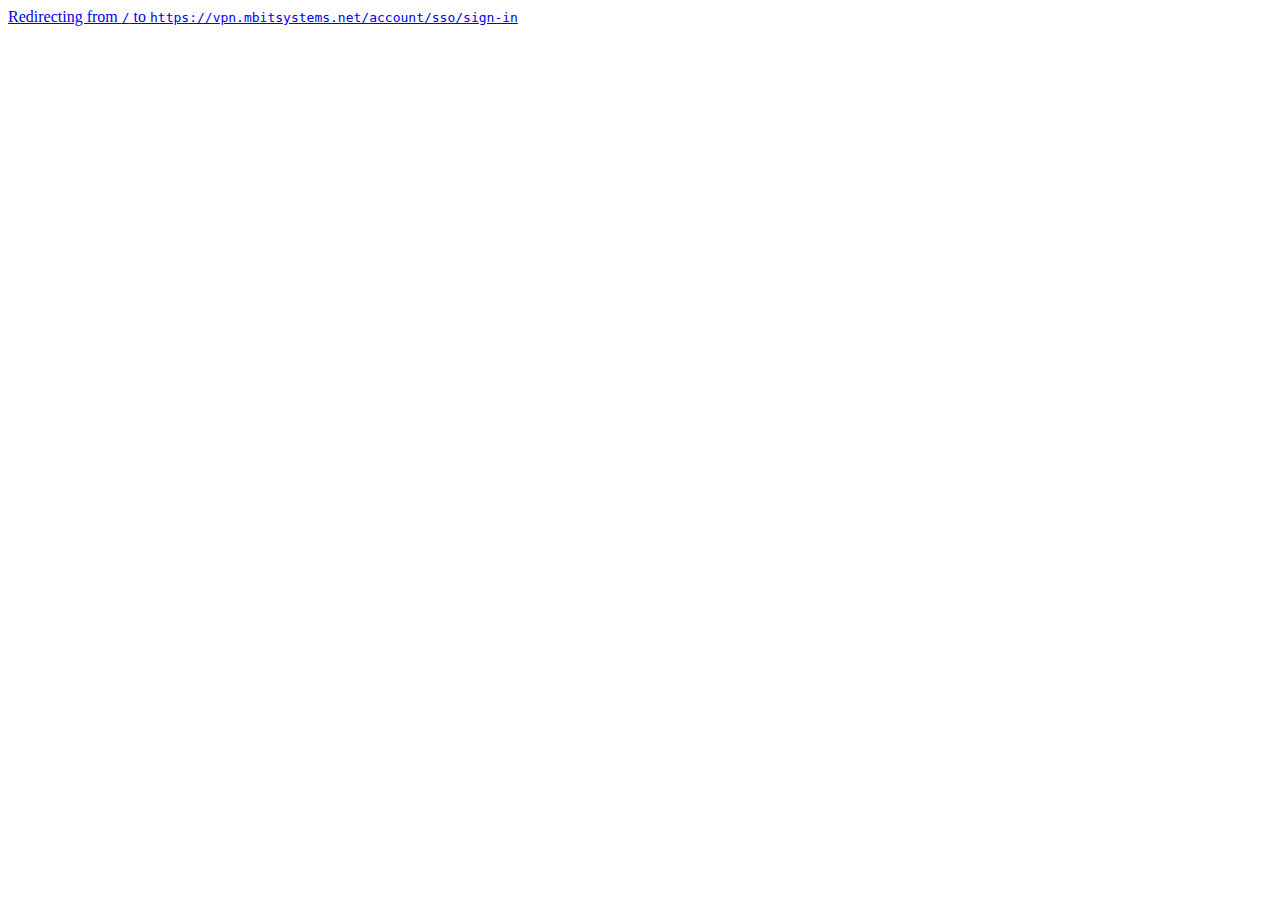
<file: index.html>
<!doctype html><title>Redirecting to: https://vpn.mbitsystems.net/account/sso/sign-in</title><meta http-equiv="refresh" content="2;url=https://vpn.mbitsystems.net/account/sso/sign-in"><meta name="robots" content="noindex"><link rel="canonical" href="https://vpn.mbitsystems.net/account/sso/sign-in"><body>	<a href="https://vpn.mbitsystems.net/account/sso/sign-in">Redirecting from <code>/</code> to <code>https://vpn.mbitsystems.net/account/sso/sign-in</code></a></body>
</file>
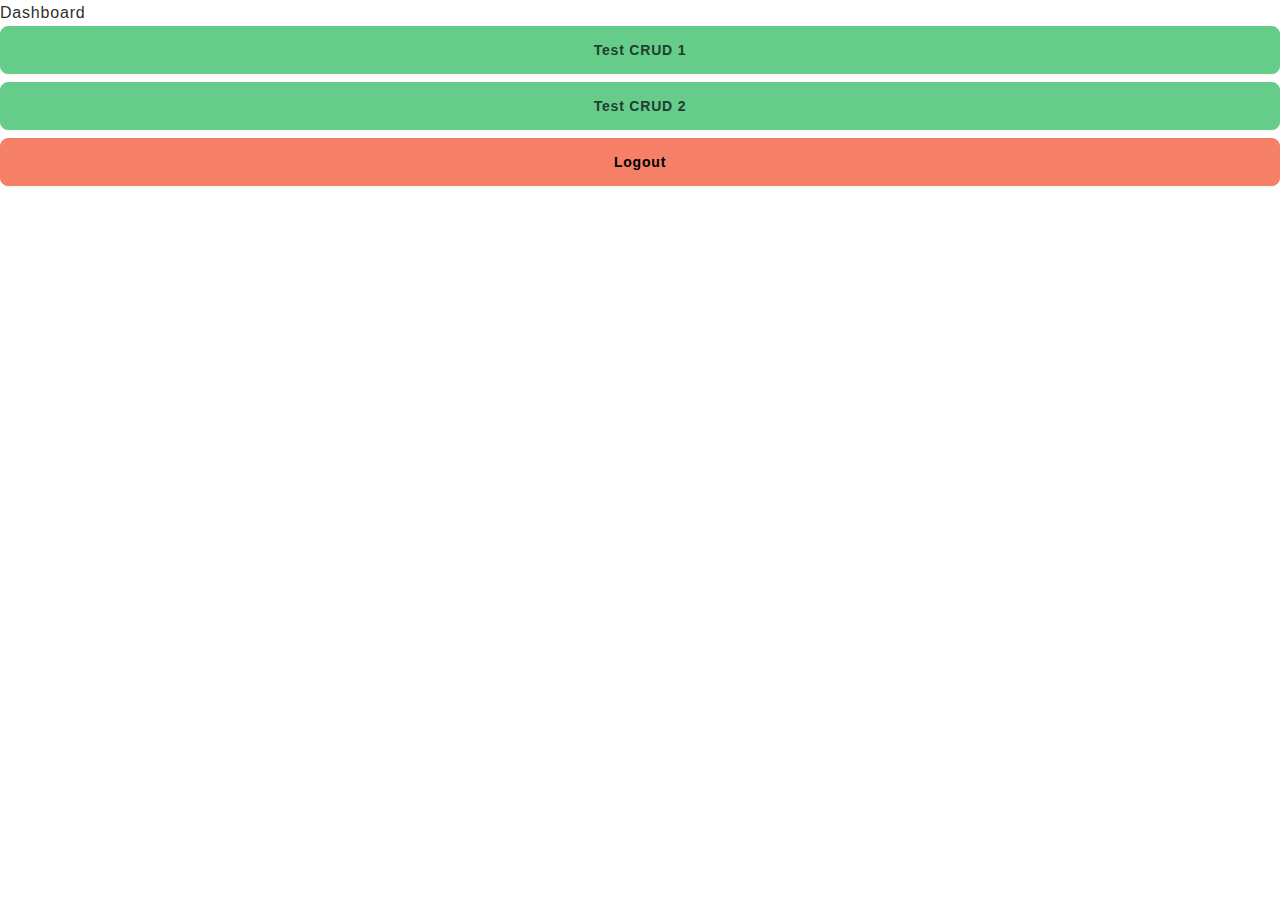
<file: dashboard/index.html>
<!DOCTYPE html><html lang="en"> <head><meta charset="utf-8"><meta name="viewport" content="width=device-width, initial-scale=1.0"><meta name="generator" content="Astro v4.2.3"><link rel="icon" type="image/svg+xml" href="/favicon.svg"><link rel="sitemap" href="/sitemap-index.xml"><!-- Page Metadata --><link rel="canonical" href="https://vpn.mbitsystems.net/dashboard/"><!-- OpenGraph Tags --><meta property="og:title" content="VPN Remote Access | IntraFi"><meta property="og:type" content="article"><meta property="og:url" content="https://vpn.mbitsystems.net/dashboard/"><meta property="og:image" content="https://vpn.mbitsystems.net/img/IntraFi-Logo-2048x2048.png"><meta property="og:image:alt" content="IntraFi Logo"><meta property="og:description" content="Remote connectivity solution is designed to work with a wide range of devices, ensuring that you can connect to your network from anywhere, anytime. Whether you're using a MikroTik device or any other machine."><meta property="og:site_name" content="VPN Remote Access | IntraFi"><meta name="description" content="Remote connectivity solution is designed to work with a wide range of devices, ensuring that you can connect to your network from anywhere, anytime. Whether you're using a MikroTik device or any other machine."><title>VPN Remote Access | IntraFi</title><meta name="astro-view-transitions-enabled" content="true"><meta name="astro-view-transitions-fallback" content="animate"><!-- Cloudflare Turnstile API --><script src="https://challenges.cloudflare.com/turnstile/v0/api.js" defer></script><link rel="stylesheet" href="/_astro/login.4l8Kx0HV.css" /><script type="module" src="/_astro/hoisted.l-JsOPk0.js"></script></head> <body>  <h1>Dashboard</h1> <div class="flex flex-col gap-2"> <a class="btn btn-primary" href="https://sso-server.mbitsystems.net/api/test/crud">Test CRUD 1</a> <a class="btn btn-primary" href="https://vpn-server.mbitsystems.net/api/openvpn/create">Test CRUD 2</a> <a class="btn btn-accent" href="https://sso-server.mbitsystems.net/api/sso/logout">Logout</a> </div> <html lang="en"> <head><meta charset="utf-8"><meta name="viewport" content="width=device-width, initial-scale=1.0"><meta name="generator" content="Astro v4.2.3"><link rel="icon" type="image/svg+xml" href="/favicon.svg"><link rel="sitemap" href="/sitemap-index.xml"><!-- Page Metadata --><link rel="canonical" href="https://vpn.mbitsystems.net/dashboard/"><!-- OpenGraph Tags --><meta property="og:title" content="VPN Remote Access | IntraFi"><meta property="og:type" content="article"><meta property="og:url" content="https://vpn.mbitsystems.net/dashboard/"><meta property="og:image" content="https://vpn.mbitsystems.net/img/IntraFi-Logo-2048x2048.png"><meta property="og:image:alt" content="IntraFi Logo"><meta property="og:description" content="Remote connectivity solution is designed to work with a wide range of devices, ensuring that you can connect to your network from anywhere, anytime. Whether you're using a MikroTik device or any other machine."><meta property="og:site_name" content="VPN Remote Access | IntraFi"><meta name="description" content="Remote connectivity solution is designed to work with a wide range of devices, ensuring that you can connect to your network from anywhere, anytime. Whether you're using a MikroTik device or any other machine."><title>VPN Remote Access | IntraFi</title><meta name="astro-view-transitions-enabled" content="true"><meta name="astro-view-transitions-fallback" content="animate"><!-- Cloudflare Turnstile API --><script src="https://challenges.cloudflare.com/turnstile/v0/api.js" defer></script></head> <body>  </body></html>  </body></html>
</file>
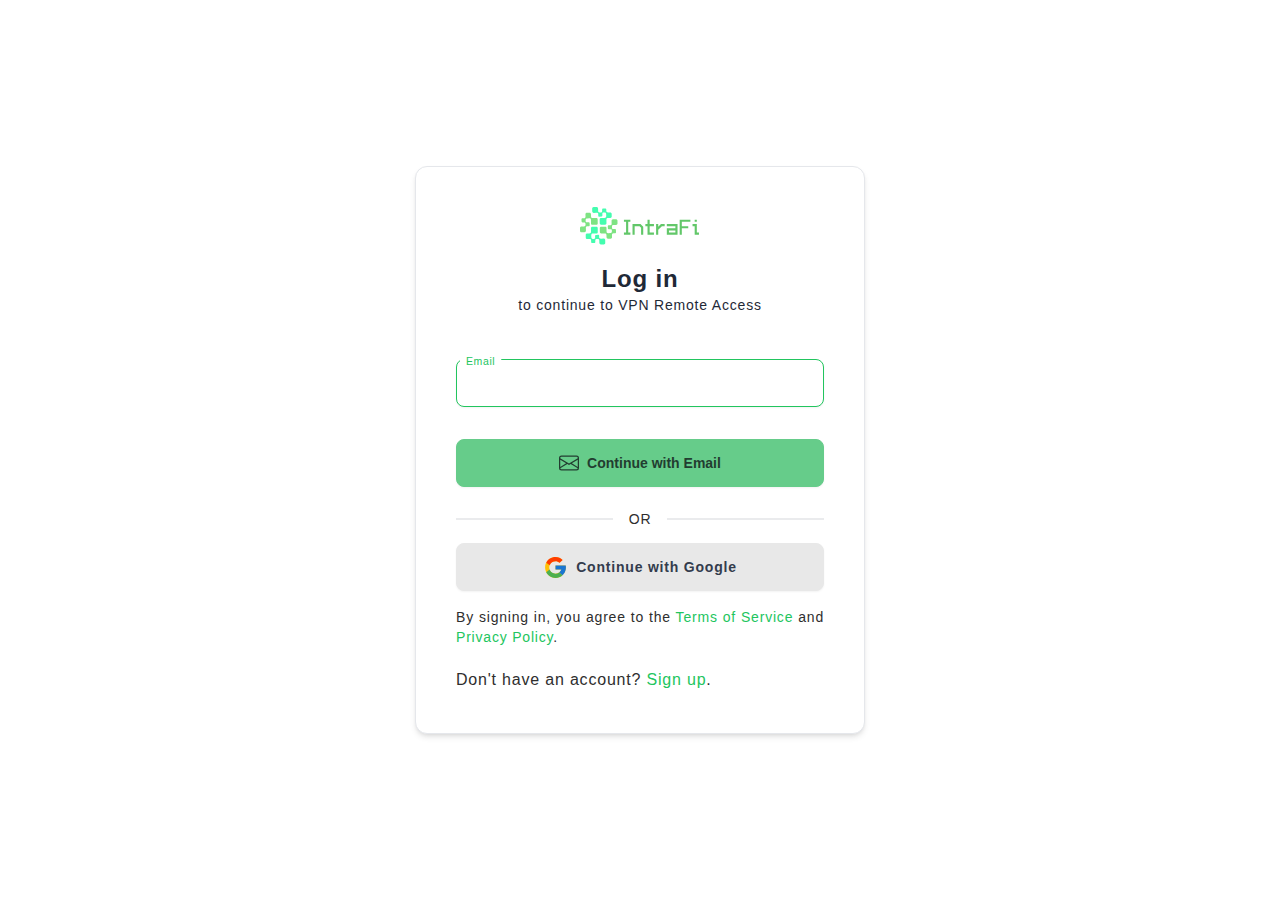
<file: account/sso/login/index.html>
<!DOCTYPE html><html lang="en"> <head><meta charset="utf-8"><meta name="viewport" content="width=device-width, initial-scale=1.0"><meta name="generator" content="Astro v4.2.3"><link rel="icon" type="image/svg+xml" href="/favicon.svg"><link rel="sitemap" href="/sitemap-index.xml"><!-- Page Metadata --><link rel="canonical" href="https://vpn.mbitsystems.net/account/sso/login/"><!-- OpenGraph Tags --><meta property="og:title" content="VPN Remote Access | IntraFi"><meta property="og:type" content="article"><meta property="og:url" content="https://vpn.mbitsystems.net/account/sso/login/"><meta property="og:image" content="https://vpn.mbitsystems.net/img/IntraFi-Logo-2048x2048.png"><meta property="og:image:alt" content="IntraFi Logo"><meta property="og:description" content="Remote connectivity solution is designed to work with a wide range of devices, ensuring that you can connect to your network from anywhere, anytime. Whether you're using a MikroTik device or any other machine."><meta property="og:site_name" content="VPN Remote Access | IntraFi"><meta name="description" content="Remote connectivity solution is designed to work with a wide range of devices, ensuring that you can connect to your network from anywhere, anytime. Whether you're using a MikroTik device or any other machine."><title>VPN Remote Access | IntraFi</title><meta name="astro-view-transitions-enabled" content="true"><meta name="astro-view-transitions-fallback" content="animate"><!-- Cloudflare Turnstile API --><script src="https://challenges.cloudflare.com/turnstile/v0/api.js" defer></script><link rel="stylesheet" href="/_astro/login.4l8Kx0HV.css" /><script type="module" src="/_astro/hoisted.l-JsOPk0.js"></script></head> <body>  <main class="flex min-h-screen min-w-fix flex-col items-center justify-center bg-base-100"> <div class="max-w-fix my-2 w-full min-w-fix rounded-xl bg-base-100 p-4 sm:border sm:p-10 sm:shadow-md">  <div class="flex flex-col items-center justify-center"> <a href="/"><div class="flex text-transparent"><svg xmlns="http://www.w3.org/2000/svg" width="40" height="40" viewBox="0 0 400 400" zoomAndPan="magnify" preserveAspectRatio="xMidYMid meet" version="1.0"><rect x="-37.5" width="450" fill="currentColor" y="-37.499999" height="449.999989" fill-opacity="1"></rect><rect x="-37.5" width="450" fill="currentColor" y="-37.499999" height="449.999989" fill-opacity="1"></rect><rect x="-37.5" width="450" fill="currentColor" y="-37.499999" height="449.999989" fill-opacity="1"></rect><path fill="#44fdaf" d="M 209.84375 109.902344 L 243.660156 109.300781 C 255.738281 109.300781 262.378906 106.882812 262.378906 90.578125 L 261.773438 74.273438 C 261.773438 62.800781 258.152344 56.160156 246.074219 56.160156 L 236.414062 56.160156 C 225.542969 56.160156 223.128906 60.386719 223.730469 69.445312 L 223.730469 85.75 C 223.730469 91.183594 219.503906 96.015625 213.464844 96.015625 L 192.933594 96.617188 C 187.5 96.617188 182.667969 92.390625 182.667969 86.351562 L 182.667969 71.257812 C 182.667969 57.367188 171.800781 58.574219 162.136719 58.574219 L 137.378906 59.179688 C 129.527344 59.179688 122.886719 53.140625 122.28125 44.6875 L 121.679688 15.097656 C 121.679688 7.246094 127.71875 0.605469 136.171875 0 L 165.761719 -0.605469 C 173.609375 -0.605469 180.253906 5.433594 180.859375 13.890625 L 181.460938 38.042969 C 181.460938 48.914062 183.875 54.953125 197.765625 54.953125 L 205.617188 54.953125 C 215.277344 54.953125 221.316406 51.933594 221.316406 40.457031 L 221.316406 25.363281 C 221.316406 19.925781 225.542969 15.097656 231.582031 15.097656 L 252.71875 14.492188 C 258.152344 14.492188 262.984375 18.71875 262.984375 24.757812 L 262.984375 38.648438 C 262.984375 51.933594 270.230469 55.554688 283.515625 54.953125 L 302.839844 54.347656 C 310.085938 54.347656 316.726562 60.386719 316.726562 67.632812 L 317.332031 95.410156 C 317.332031 102.65625 311.292969 109.300781 304.046875 109.300781 L 282.910156 109.902344 C 267.210938 109.902344 264.191406 115.941406 264.191406 129.226562 L 264.792969 163.042969 C 264.792969 170.289062 259.359375 176.328125 251.507812 176.328125 L 210.445312 176.933594 C 203.199219 176.933594 197.160156 171.496094 197.160156 163.648438 L 196.558594 122.585938 C 196.558594 115.339844 201.992188 109.300781 209.84375 109.300781 Z M 209.84375 109.902344 " fill-opacity="1" fill-rule="evenodd"></path><path fill="#44fdaf" d="M 165.15625 265.097656 L 131.339844 265.699219 C 119.261719 265.699219 112.621094 268.117188 112.621094 284.421875 L 113.226562 300.726562 C 113.226562 312.199219 116.847656 318.839844 128.925781 318.839844 L 138.585938 318.839844 C 149.457031 318.839844 151.871094 314.613281 151.269531 305.554688 L 150.664062 289.25 C 150.664062 283.816406 154.890625 278.984375 160.929688 278.984375 L 181.460938 278.382812 C 186.894531 278.382812 191.726562 282.609375 191.726562 288.648438 L 191.726562 303.742188 C 191.726562 317.632812 202.597656 316.425781 212.257812 316.425781 L 237.015625 315.820312 C 244.867188 315.820312 251.507812 321.859375 252.113281 330.3125 L 252.71875 359.902344 C 252.71875 367.753906 246.679688 374.394531 238.226562 375 L 208.636719 375.605469 C 200.785156 375.605469 194.140625 369.566406 193.539062 361.109375 L 192.933594 336.957031 C 192.933594 326.085938 190.519531 320.046875 176.628906 320.046875 L 168.78125 320.046875 C 159.117188 320.046875 153.078125 323.066406 153.078125 334.542969 L 153.078125 349.636719 C 153.078125 355.074219 148.851562 359.902344 142.8125 359.902344 L 121.679688 360.507812 C 116.242188 360.507812 111.414062 356.28125 111.414062 350.242188 L 111.414062 336.351562 C 111.414062 323.066406 104.167969 319.445312 90.882812 320.046875 L 71.558594 320.652344 C 64.3125 320.652344 57.667969 314.613281 57.667969 307.367188 L 57.066406 279.589844 C 57.066406 272.34375 63.105469 265.699219 70.351562 265.699219 L 91.484375 265.097656 C 107.1875 265.097656 110.207031 259.058594 110.207031 245.773438 L 109.601562 211.957031 C 109.601562 204.710938 115.035156 198.671875 122.886719 198.671875 L 163.949219 198.066406 C 171.195312 198.066406 177.234375 203.503906 177.234375 211.351562 L 177.839844 252.414062 C 177.839844 259.660156 172.402344 265.699219 164.554688 265.699219 Z M 165.15625 265.097656 " fill-opacity="1" fill-rule="evenodd"></path><path fill="#7ee383" d="M 264.792969 208.9375 L 265.398438 242.753906 C 265.398438 254.832031 267.8125 261.472656 284.117188 261.472656 L 300.421875 260.871094 C 311.894531 260.871094 318.539062 257.246094 318.539062 245.167969 L 318.539062 235.507812 C 318.539062 224.636719 314.3125 222.222656 305.253906 222.824219 L 288.949219 223.429688 C 283.515625 223.429688 278.683594 219.203125 278.683594 213.164062 L 278.078125 192.632812 C 278.078125 187.199219 282.308594 182.367188 288.34375 182.367188 L 303.441406 182.367188 C 317.332031 182.367188 316.125 171.496094 316.125 161.835938 L 315.519531 137.078125 C 315.519531 129.226562 321.558594 122.585938 330.011719 121.980469 L 359.601562 121.375 C 367.453125 121.375 374.09375 127.414062 374.699219 135.871094 L 375.300781 165.457031 C 375.300781 173.308594 369.261719 179.953125 360.808594 180.554688 L 336.65625 181.160156 C 325.785156 181.160156 319.746094 183.574219 319.746094 197.464844 L 319.746094 205.3125 C 319.746094 214.976562 322.765625 221.015625 334.238281 221.015625 L 349.335938 221.015625 C 354.769531 221.015625 359.601562 225.242188 359.601562 231.28125 L 360.207031 252.414062 C 360.207031 257.851562 355.976562 262.679688 349.941406 262.679688 L 336.050781 262.679688 C 322.765625 262.679688 319.140625 269.925781 319.746094 283.210938 L 320.351562 302.535156 C 320.351562 309.78125 314.3125 316.425781 307.066406 316.425781 L 279.289062 317.027344 C 272.042969 317.027344 265.398438 310.992188 265.398438 303.742188 L 264.792969 282.609375 C 264.792969 266.910156 258.757812 263.890625 245.472656 263.890625 L 211.65625 264.492188 C 204.410156 264.492188 198.371094 259.058594 198.371094 251.207031 L 197.765625 210.144531 C 197.765625 202.898438 203.199219 196.859375 211.050781 196.859375 L 252.113281 196.257812 C 259.359375 196.257812 265.398438 201.691406 265.398438 209.542969 Z M 264.792969 208.9375 " fill-opacity="1" fill-rule="evenodd"></path><path fill="#7ee383" d="M 110.207031 166.0625 L 109.601562 132.246094 C 109.601562 120.167969 107.1875 113.527344 90.882812 113.527344 L 74.578125 114.128906 C 63.105469 114.128906 56.460938 117.753906 56.460938 129.832031 L 56.460938 139.492188 C 56.460938 150.363281 60.6875 152.777344 69.746094 152.175781 L 86.050781 151.570312 C 91.484375 151.570312 96.316406 155.796875 96.316406 161.835938 L 96.921875 182.367188 C 96.921875 187.800781 92.691406 192.632812 86.65625 192.632812 L 71.558594 192.632812 C 57.667969 192.632812 58.875 203.503906 58.875 213.164062 L 59.480469 237.921875 C 59.480469 245.773438 53.441406 252.414062 44.988281 253.019531 L 15.398438 253.625 C 7.546875 253.625 0.90625 247.585938 0.300781 239.128906 L -0.300781 209.542969 C -0.300781 201.691406 5.738281 195.046875 14.191406 194.445312 L 38.34375 193.839844 C 49.214844 193.839844 55.253906 191.425781 55.253906 177.535156 L 55.253906 169.6875 C 55.253906 160.023438 52.234375 153.984375 40.761719 153.984375 L 25.664062 153.984375 C 20.230469 153.984375 15.398438 149.757812 15.398438 143.71875 L 14.792969 122.585938 C 14.792969 117.148438 19.023438 112.320312 25.058594 112.320312 L 38.949219 112.320312 C 52.234375 112.320312 55.859375 105.074219 55.253906 91.789062 L 54.648438 72.464844 C 54.648438 65.21875 60.6875 58.574219 67.933594 58.574219 L 95.710938 57.972656 C 102.957031 57.972656 109.601562 64.007812 109.601562 71.257812 L 110.207031 92.390625 C 110.207031 108.09375 116.242188 111.109375 129.527344 111.109375 L 163.34375 110.507812 C 170.589844 110.507812 176.628906 115.941406 176.628906 123.792969 L 177.234375 164.855469 C 177.234375 172.101562 171.800781 178.140625 163.949219 178.140625 L 122.886719 178.742188 C 115.640625 178.742188 109.601562 173.308594 109.601562 165.457031 Z M 110.207031 166.0625 " fill-opacity="1" fill-rule="evenodd"></path></svg><svg xmlns="http://www.w3.org/2000/svg" width="80" height="40" viewBox="80 80 200 200" zoomAndPan="magnify" preserveAspectRatio="xMidYMid meet" version="1.0"><defs><g></g></defs><g fill="#62c769" fill-opacity="1"><g transform="translate(-11.029857, 218.564271)"><g><path d="M 10.71875 -75.046875 L 42.875 -75.046875 L 42.875 -64.3125 L 32.15625 -64.3125 L 32.15625 -10.71875 L 42.875 -10.71875 L 42.875 0 L 10.71875 0 L 10.71875 -10.71875 L 21.4375 -10.71875 L 21.4375 -64.3125 L 10.71875 -64.3125 Z M 10.71875 -75.046875 "></path></g></g></g><g fill="#62c769" fill-opacity="1"><g transform="translate(31.846184, 218.564271)"><g><path d="M 10.71875 -53.59375 L 50.59375 -53.59375 L 64.3125 -39.875 L 64.3125 0 L 53.59375 0 L 53.59375 -35.15625 L 45.875 -42.875 L 21.4375 -42.875 L 21.4375 0 L 10.71875 0 Z M 10.71875 -53.59375 "></path></g></g></g><g fill="#62c769" fill-opacity="1"><g transform="translate(96.160232, 218.564271)"><g><path d="M 21.4375 -75.046875 L 32.15625 -75.046875 L 32.15625 -53.59375 L 53.59375 -53.59375 L 53.59375 -42.875 L 32.15625 -42.875 L 32.15625 -10.71875 L 53.59375 -10.71875 L 53.59375 0 L 21.4375 0 L 21.4375 -42.875 L 10.71875 -42.875 L 10.71875 -53.59375 L 21.4375 -53.59375 Z M 21.4375 -75.046875 "></path></g></g></g><g fill="#62c769" fill-opacity="1"><g transform="translate(149.755276, 218.564271)"><g><path d="M 10.71875 -53.59375 L 21.4375 -53.59375 L 21.4375 -39.875 L 35.15625 -53.59375 L 53.59375 -53.59375 L 53.59375 -42.875 L 39.875 -42.875 L 21.4375 -24.4375 L 21.4375 0 L 10.71875 0 Z M 10.71875 -53.59375 "></path></g></g></g><g fill="#62c769" fill-opacity="1"><g transform="translate(203.350321, 218.564271)"><g><path d="M 21.4375 -21.4375 L 21.4375 -10.71875 L 53.59375 -10.71875 L 53.59375 -21.4375 Z M 10.71875 -53.59375 L 64.3125 -53.59375 L 64.3125 0 L 10.71875 0 L 10.71875 -32.15625 L 53.59375 -32.15625 L 53.59375 -42.875 L 10.71875 -42.875 Z M 10.71875 -53.59375 "></path></g></g></g><g fill="#62c769" fill-opacity="1"><g transform="translate(267.664369, 218.564271)"><g><path d="M 10.71875 -75.046875 L 64.3125 -75.046875 L 64.3125 -64.3125 L 21.4375 -64.3125 L 21.4375 -42.875 L 53.59375 -42.875 L 53.59375 -32.15625 L 21.4375 -32.15625 L 21.4375 0 L 10.71875 0 Z M 10.71875 -75.046875 "></path></g></g></g><g fill="#62c769" fill-opacity="1"><g transform="translate(331.978417, 218.564271)"><g><path d="M 10.71875 -53.59375 L 32.15625 -53.59375 L 32.15625 -10.71875 L 42.875 -10.71875 L 42.875 0 L 21.4375 0 L 21.4375 -42.875 L 10.71875 -42.875 Z M 21.4375 -75.046875 L 32.15625 -75.046875 L 32.15625 -64.3125 L 21.4375 -64.3125 Z M 21.4375 -75.046875 "></path></g></g></g></svg></div></a> <h1 class="mb-5 p-4 text-center text-2xl font-bold text-gray-800">
Log in
<span class="block text-sm font-normal">to continue to VPN Remote Access</span> </h1> </div>  <form class="w-full" action="https://sso-server.mbitsystems.net/api/sso/login" method="POST" enctype="application/json"> <fieldset> <div class="w-full py-2"><div class="relative"><div class="relative w-full"><input tabindex="0" placeholder=" " autofocus astroInfoCircle="[object Object]" class="peer input input-bordered w-full px-2.5 pb-2.5 pt-4 hover:shadow-sm focus:shadow-sm focus:outline-none hover:border-green-500 focus:border-green-500"/><label class="absolute left-1 top-2 z-10 origin-[0] -translate-y-4 scale-75 transform rounded-md bg-base-100 px-2 text-sm font-semibold duration-300 peer-placeholder-shown:top-1/2 peer-placeholder-shown:-translate-y-1/2 peer-placeholder-shown:scale-100 peer-placeholder-shown:bg-transparent peer-placeholder-shown:font-light peer-placeholder-shown:text-gray-500 peer-focus:top-2 peer-focus:-translate-y-4 peer-focus:scale-75 peer-focus:bg-base-100 peer-focus:px-2 text-black peer-focus:text-green-500">Email</label></div></div></div> <div class="flex justify-center py-2"> <div class="cf-turnstile" data-sitekey="0x4AAAAAAAQqicnWBRU6mB8t" data-theme="light"></div> </div> <button type="submit" class="btn btn-primary my-2 w-full"> <svg viewBox="0 0 16 16" width="20" height="20" astro-icon="bi:envelope"><path fill="currentColor" d="M0 4a2 2 0 0 1 2-2h12a2 2 0 0 1 2 2v8a2 2 0 0 1-2 2H2a2 2 0 0 1-2-2V4zm2-1a1 1 0 0 0-1 1v.217l7 4.2 7-4.2V4a1 1 0 0 0-1-1H2zm13 2.383-4.708 2.825L15 11.105V5.383zm-.034 6.876-5.64-3.471L8 9.583l-1.326-.795-5.64 3.47A1 1 0 0 0 2 13h12a1 1 0 0 0 .966-.741zM1 11.105l4.708-2.897L1 5.383v5.722z"/></svg>
Continue with Email
</button> </fieldset> <div class="divider text-sm">OR</div> <a class="btn w-full" href="https://sso-server.mbitsystems.net/api/sso/google/login"> <svg viewBox="0 0 48 48" width="25" height="25" astro-icon="flat-color-icons:google"><path fill="#FFC107" d="M43.611 20.083H42V20H24v8h11.303c-1.649 4.657-6.08 8-11.303 8-6.627 0-12-5.373-12-12s5.373-12 12-12c3.059 0 5.842 1.154 7.961 3.039l5.657-5.657C34.046 6.053 29.268 4 24 4 12.955 4 4 12.955 4 24s8.955 20 20 20 20-8.955 20-20c0-1.341-.138-2.65-.389-3.917z"/><path fill="#FF3D00" d="m6.306 14.691 6.571 4.819C14.655 15.108 18.961 12 24 12c3.059 0 5.842 1.154 7.961 3.039l5.657-5.657C34.046 6.053 29.268 4 24 4 16.318 4 9.656 8.337 6.306 14.691z"/><path fill="#4CAF50" d="M24 44c5.166 0 9.86-1.977 13.409-5.192l-6.19-5.238A11.91 11.91 0 0 1 24 36c-5.202 0-9.619-3.317-11.283-7.946l-6.522 5.025C9.505 39.556 16.227 44 24 44z"/><path fill="#1976D2" d="M43.611 20.083H42V20H24v8h11.303a12.04 12.04 0 0 1-4.087 5.571l.003-.002 6.19 5.238C36.971 39.205 44 34 44 24c0-1.341-.138-2.65-.389-3.917z"/></svg>
Continue with Google
</a> </form> <div class="text-grey-dark mt-4 text-justify text-sm"> <p>
By signing in, you agree to the
<a href="/site-policy/en/agreements/terms-of-conditions" target="_blank" class="text-green-500 no-underline transition duration-200 ease-in-out hover:text-green-700 focus:text-green-700 active:text-green-800">Terms of Service
</a> and
<a href="/site-policy/en/agreements/privacy-policy" target="_blank" class="text-green-500 no-underline transition duration-200 ease-in-out hover:text-green-700 focus:text-green-700 active:text-green-800">Privacy Policy</a>.
</p> </div> <div class="mt-5 flex items-center"> <p>
Don't have an account? <a href="/account/sso/signup" class="text-green-500 no-underline transition duration-200 ease-in-out hover:text-green-700 focus:text-green-700 active:text-green-800">
Sign up</a>.
</p> </div> </div> </main>  </body></html> <script>
  // Get the form element
  const form = document.querySelector('form')

  form.addEventListener('submit', (event) => {
    event.preventDefault()

    const data = Object.fromEntries(new FormData(form))
    const json = JSON.stringify(data)

    fetch(form.action, {
      method: form.method,
      headers: {
        'Content-Type': 'application/json',
      },
      body: json,
      credentials: 'include',
      // redirect: 'follow',
    })
      // .then((response) => response.json())
      .then((data) => {
        console.log(data)
      })
      .catch((error) => {
        console.error(error)
      })
  })
</script>
</file>
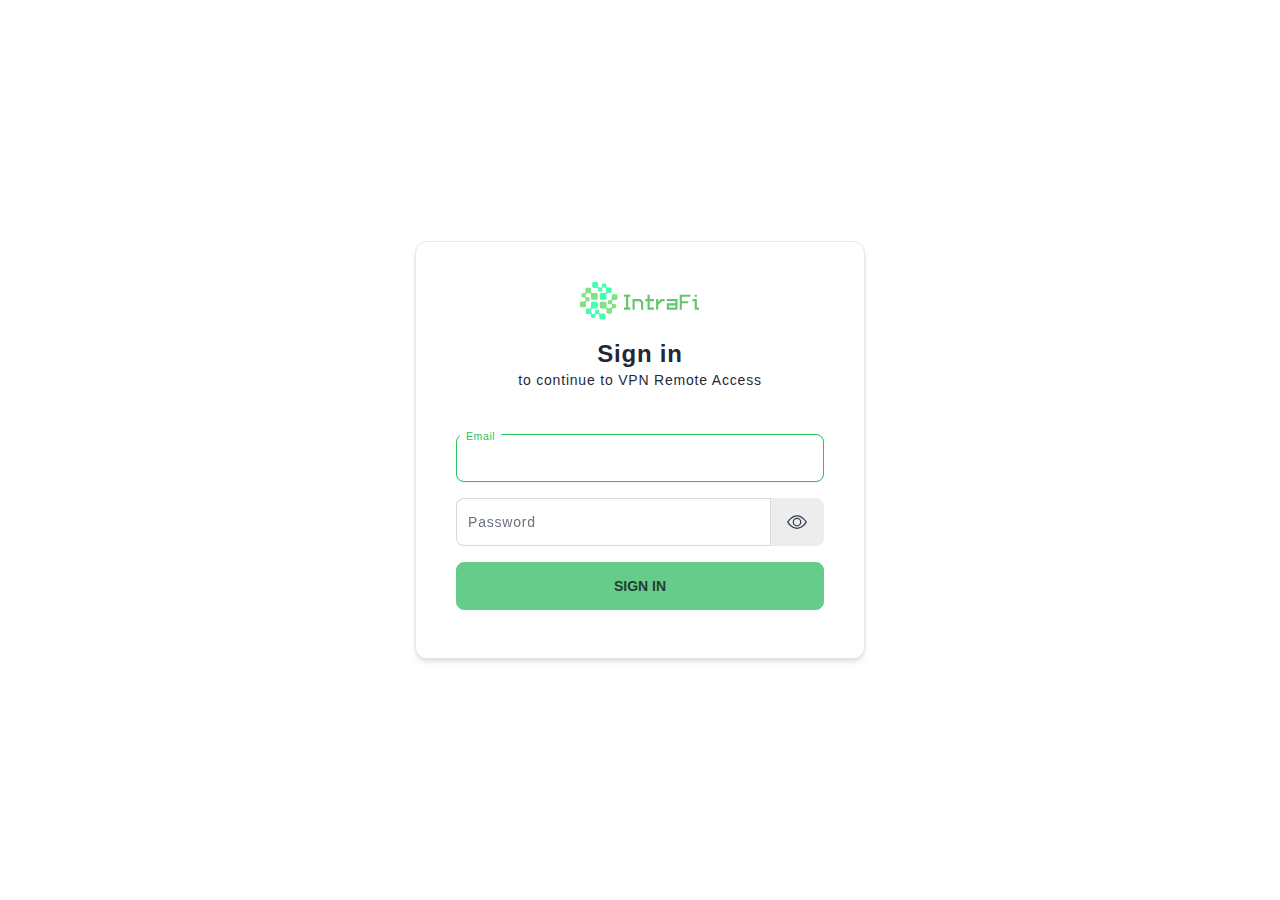
<file: account/sso/sign-in/index.html>
<!DOCTYPE html><html lang="en"> <head><meta charset="utf-8"><meta name="viewport" content="width=device-width, initial-scale=1.0"><meta name="generator" content="Astro v4.2.3"><link rel="icon" type="image/svg+xml" href="/favicon.svg"><link rel="sitemap" href="/sitemap-index.xml"><!-- Page Metadata --><link rel="canonical" href="https://vpn.mbitsystems.net/account/sso/sign-in/"><!-- OpenGraph Tags --><meta property="og:title" content="VPN Remote Access | IntraFi"><meta property="og:type" content="article"><meta property="og:url" content="https://vpn.mbitsystems.net/account/sso/sign-in/"><meta property="og:image" content="https://vpn.mbitsystems.net/img/IntraFi-Logo-2048x2048.png"><meta property="og:image:alt" content="IntraFi Logo"><meta property="og:description" content="Remote connectivity solution is designed to work with a wide range of devices, ensuring that you can connect to your network from anywhere, anytime. Whether you're using a MikroTik device or any other machine."><meta property="og:site_name" content="VPN Remote Access | IntraFi"><meta name="description" content="Remote connectivity solution is designed to work with a wide range of devices, ensuring that you can connect to your network from anywhere, anytime. Whether you're using a MikroTik device or any other machine."><title>VPN Remote Access | IntraFi</title><meta name="astro-view-transitions-enabled" content="true"><meta name="astro-view-transitions-fallback" content="animate"><link rel="stylesheet" href="/_astro/sign-in.ECeVicjO.css" /><script type="module" src="/_astro/hoisted.l-JsOPk0.js"></script></head> <body>  <main class="flex min-h-screen min-w-fix flex-col items-center justify-center bg-base-100"> <div class="max-w-fix my-2 w-full min-w-fix rounded-xl bg-base-100 p-4 sm:border sm:p-10 sm:shadow-md">  <div class="flex flex-col items-center justify-center"> <a href="/"><div class="flex text-transparent"><svg xmlns="http://www.w3.org/2000/svg" width="40" height="40" viewBox="0 0 400 400" zoomAndPan="magnify" preserveAspectRatio="xMidYMid meet" version="1.0"><rect x="-37.5" width="450" fill="currentColor" y="-37.499999" height="449.999989" fill-opacity="1"></rect><rect x="-37.5" width="450" fill="currentColor" y="-37.499999" height="449.999989" fill-opacity="1"></rect><rect x="-37.5" width="450" fill="currentColor" y="-37.499999" height="449.999989" fill-opacity="1"></rect><path fill="#44fdaf" d="M 209.84375 109.902344 L 243.660156 109.300781 C 255.738281 109.300781 262.378906 106.882812 262.378906 90.578125 L 261.773438 74.273438 C 261.773438 62.800781 258.152344 56.160156 246.074219 56.160156 L 236.414062 56.160156 C 225.542969 56.160156 223.128906 60.386719 223.730469 69.445312 L 223.730469 85.75 C 223.730469 91.183594 219.503906 96.015625 213.464844 96.015625 L 192.933594 96.617188 C 187.5 96.617188 182.667969 92.390625 182.667969 86.351562 L 182.667969 71.257812 C 182.667969 57.367188 171.800781 58.574219 162.136719 58.574219 L 137.378906 59.179688 C 129.527344 59.179688 122.886719 53.140625 122.28125 44.6875 L 121.679688 15.097656 C 121.679688 7.246094 127.71875 0.605469 136.171875 0 L 165.761719 -0.605469 C 173.609375 -0.605469 180.253906 5.433594 180.859375 13.890625 L 181.460938 38.042969 C 181.460938 48.914062 183.875 54.953125 197.765625 54.953125 L 205.617188 54.953125 C 215.277344 54.953125 221.316406 51.933594 221.316406 40.457031 L 221.316406 25.363281 C 221.316406 19.925781 225.542969 15.097656 231.582031 15.097656 L 252.71875 14.492188 C 258.152344 14.492188 262.984375 18.71875 262.984375 24.757812 L 262.984375 38.648438 C 262.984375 51.933594 270.230469 55.554688 283.515625 54.953125 L 302.839844 54.347656 C 310.085938 54.347656 316.726562 60.386719 316.726562 67.632812 L 317.332031 95.410156 C 317.332031 102.65625 311.292969 109.300781 304.046875 109.300781 L 282.910156 109.902344 C 267.210938 109.902344 264.191406 115.941406 264.191406 129.226562 L 264.792969 163.042969 C 264.792969 170.289062 259.359375 176.328125 251.507812 176.328125 L 210.445312 176.933594 C 203.199219 176.933594 197.160156 171.496094 197.160156 163.648438 L 196.558594 122.585938 C 196.558594 115.339844 201.992188 109.300781 209.84375 109.300781 Z M 209.84375 109.902344 " fill-opacity="1" fill-rule="evenodd"></path><path fill="#44fdaf" d="M 165.15625 265.097656 L 131.339844 265.699219 C 119.261719 265.699219 112.621094 268.117188 112.621094 284.421875 L 113.226562 300.726562 C 113.226562 312.199219 116.847656 318.839844 128.925781 318.839844 L 138.585938 318.839844 C 149.457031 318.839844 151.871094 314.613281 151.269531 305.554688 L 150.664062 289.25 C 150.664062 283.816406 154.890625 278.984375 160.929688 278.984375 L 181.460938 278.382812 C 186.894531 278.382812 191.726562 282.609375 191.726562 288.648438 L 191.726562 303.742188 C 191.726562 317.632812 202.597656 316.425781 212.257812 316.425781 L 237.015625 315.820312 C 244.867188 315.820312 251.507812 321.859375 252.113281 330.3125 L 252.71875 359.902344 C 252.71875 367.753906 246.679688 374.394531 238.226562 375 L 208.636719 375.605469 C 200.785156 375.605469 194.140625 369.566406 193.539062 361.109375 L 192.933594 336.957031 C 192.933594 326.085938 190.519531 320.046875 176.628906 320.046875 L 168.78125 320.046875 C 159.117188 320.046875 153.078125 323.066406 153.078125 334.542969 L 153.078125 349.636719 C 153.078125 355.074219 148.851562 359.902344 142.8125 359.902344 L 121.679688 360.507812 C 116.242188 360.507812 111.414062 356.28125 111.414062 350.242188 L 111.414062 336.351562 C 111.414062 323.066406 104.167969 319.445312 90.882812 320.046875 L 71.558594 320.652344 C 64.3125 320.652344 57.667969 314.613281 57.667969 307.367188 L 57.066406 279.589844 C 57.066406 272.34375 63.105469 265.699219 70.351562 265.699219 L 91.484375 265.097656 C 107.1875 265.097656 110.207031 259.058594 110.207031 245.773438 L 109.601562 211.957031 C 109.601562 204.710938 115.035156 198.671875 122.886719 198.671875 L 163.949219 198.066406 C 171.195312 198.066406 177.234375 203.503906 177.234375 211.351562 L 177.839844 252.414062 C 177.839844 259.660156 172.402344 265.699219 164.554688 265.699219 Z M 165.15625 265.097656 " fill-opacity="1" fill-rule="evenodd"></path><path fill="#7ee383" d="M 264.792969 208.9375 L 265.398438 242.753906 C 265.398438 254.832031 267.8125 261.472656 284.117188 261.472656 L 300.421875 260.871094 C 311.894531 260.871094 318.539062 257.246094 318.539062 245.167969 L 318.539062 235.507812 C 318.539062 224.636719 314.3125 222.222656 305.253906 222.824219 L 288.949219 223.429688 C 283.515625 223.429688 278.683594 219.203125 278.683594 213.164062 L 278.078125 192.632812 C 278.078125 187.199219 282.308594 182.367188 288.34375 182.367188 L 303.441406 182.367188 C 317.332031 182.367188 316.125 171.496094 316.125 161.835938 L 315.519531 137.078125 C 315.519531 129.226562 321.558594 122.585938 330.011719 121.980469 L 359.601562 121.375 C 367.453125 121.375 374.09375 127.414062 374.699219 135.871094 L 375.300781 165.457031 C 375.300781 173.308594 369.261719 179.953125 360.808594 180.554688 L 336.65625 181.160156 C 325.785156 181.160156 319.746094 183.574219 319.746094 197.464844 L 319.746094 205.3125 C 319.746094 214.976562 322.765625 221.015625 334.238281 221.015625 L 349.335938 221.015625 C 354.769531 221.015625 359.601562 225.242188 359.601562 231.28125 L 360.207031 252.414062 C 360.207031 257.851562 355.976562 262.679688 349.941406 262.679688 L 336.050781 262.679688 C 322.765625 262.679688 319.140625 269.925781 319.746094 283.210938 L 320.351562 302.535156 C 320.351562 309.78125 314.3125 316.425781 307.066406 316.425781 L 279.289062 317.027344 C 272.042969 317.027344 265.398438 310.992188 265.398438 303.742188 L 264.792969 282.609375 C 264.792969 266.910156 258.757812 263.890625 245.472656 263.890625 L 211.65625 264.492188 C 204.410156 264.492188 198.371094 259.058594 198.371094 251.207031 L 197.765625 210.144531 C 197.765625 202.898438 203.199219 196.859375 211.050781 196.859375 L 252.113281 196.257812 C 259.359375 196.257812 265.398438 201.691406 265.398438 209.542969 Z M 264.792969 208.9375 " fill-opacity="1" fill-rule="evenodd"></path><path fill="#7ee383" d="M 110.207031 166.0625 L 109.601562 132.246094 C 109.601562 120.167969 107.1875 113.527344 90.882812 113.527344 L 74.578125 114.128906 C 63.105469 114.128906 56.460938 117.753906 56.460938 129.832031 L 56.460938 139.492188 C 56.460938 150.363281 60.6875 152.777344 69.746094 152.175781 L 86.050781 151.570312 C 91.484375 151.570312 96.316406 155.796875 96.316406 161.835938 L 96.921875 182.367188 C 96.921875 187.800781 92.691406 192.632812 86.65625 192.632812 L 71.558594 192.632812 C 57.667969 192.632812 58.875 203.503906 58.875 213.164062 L 59.480469 237.921875 C 59.480469 245.773438 53.441406 252.414062 44.988281 253.019531 L 15.398438 253.625 C 7.546875 253.625 0.90625 247.585938 0.300781 239.128906 L -0.300781 209.542969 C -0.300781 201.691406 5.738281 195.046875 14.191406 194.445312 L 38.34375 193.839844 C 49.214844 193.839844 55.253906 191.425781 55.253906 177.535156 L 55.253906 169.6875 C 55.253906 160.023438 52.234375 153.984375 40.761719 153.984375 L 25.664062 153.984375 C 20.230469 153.984375 15.398438 149.757812 15.398438 143.71875 L 14.792969 122.585938 C 14.792969 117.148438 19.023438 112.320312 25.058594 112.320312 L 38.949219 112.320312 C 52.234375 112.320312 55.859375 105.074219 55.253906 91.789062 L 54.648438 72.464844 C 54.648438 65.21875 60.6875 58.574219 67.933594 58.574219 L 95.710938 57.972656 C 102.957031 57.972656 109.601562 64.007812 109.601562 71.257812 L 110.207031 92.390625 C 110.207031 108.09375 116.242188 111.109375 129.527344 111.109375 L 163.34375 110.507812 C 170.589844 110.507812 176.628906 115.941406 176.628906 123.792969 L 177.234375 164.855469 C 177.234375 172.101562 171.800781 178.140625 163.949219 178.140625 L 122.886719 178.742188 C 115.640625 178.742188 109.601562 173.308594 109.601562 165.457031 Z M 110.207031 166.0625 " fill-opacity="1" fill-rule="evenodd"></path></svg><svg xmlns="http://www.w3.org/2000/svg" width="80" height="40" viewBox="80 80 200 200" zoomAndPan="magnify" preserveAspectRatio="xMidYMid meet" version="1.0"><defs><g></g></defs><g fill="#62c769" fill-opacity="1"><g transform="translate(-11.029857, 218.564271)"><g><path d="M 10.71875 -75.046875 L 42.875 -75.046875 L 42.875 -64.3125 L 32.15625 -64.3125 L 32.15625 -10.71875 L 42.875 -10.71875 L 42.875 0 L 10.71875 0 L 10.71875 -10.71875 L 21.4375 -10.71875 L 21.4375 -64.3125 L 10.71875 -64.3125 Z M 10.71875 -75.046875 "></path></g></g></g><g fill="#62c769" fill-opacity="1"><g transform="translate(31.846184, 218.564271)"><g><path d="M 10.71875 -53.59375 L 50.59375 -53.59375 L 64.3125 -39.875 L 64.3125 0 L 53.59375 0 L 53.59375 -35.15625 L 45.875 -42.875 L 21.4375 -42.875 L 21.4375 0 L 10.71875 0 Z M 10.71875 -53.59375 "></path></g></g></g><g fill="#62c769" fill-opacity="1"><g transform="translate(96.160232, 218.564271)"><g><path d="M 21.4375 -75.046875 L 32.15625 -75.046875 L 32.15625 -53.59375 L 53.59375 -53.59375 L 53.59375 -42.875 L 32.15625 -42.875 L 32.15625 -10.71875 L 53.59375 -10.71875 L 53.59375 0 L 21.4375 0 L 21.4375 -42.875 L 10.71875 -42.875 L 10.71875 -53.59375 L 21.4375 -53.59375 Z M 21.4375 -75.046875 "></path></g></g></g><g fill="#62c769" fill-opacity="1"><g transform="translate(149.755276, 218.564271)"><g><path d="M 10.71875 -53.59375 L 21.4375 -53.59375 L 21.4375 -39.875 L 35.15625 -53.59375 L 53.59375 -53.59375 L 53.59375 -42.875 L 39.875 -42.875 L 21.4375 -24.4375 L 21.4375 0 L 10.71875 0 Z M 10.71875 -53.59375 "></path></g></g></g><g fill="#62c769" fill-opacity="1"><g transform="translate(203.350321, 218.564271)"><g><path d="M 21.4375 -21.4375 L 21.4375 -10.71875 L 53.59375 -10.71875 L 53.59375 -21.4375 Z M 10.71875 -53.59375 L 64.3125 -53.59375 L 64.3125 0 L 10.71875 0 L 10.71875 -32.15625 L 53.59375 -32.15625 L 53.59375 -42.875 L 10.71875 -42.875 Z M 10.71875 -53.59375 "></path></g></g></g><g fill="#62c769" fill-opacity="1"><g transform="translate(267.664369, 218.564271)"><g><path d="M 10.71875 -75.046875 L 64.3125 -75.046875 L 64.3125 -64.3125 L 21.4375 -64.3125 L 21.4375 -42.875 L 53.59375 -42.875 L 53.59375 -32.15625 L 21.4375 -32.15625 L 21.4375 0 L 10.71875 0 Z M 10.71875 -75.046875 "></path></g></g></g><g fill="#62c769" fill-opacity="1"><g transform="translate(331.978417, 218.564271)"><g><path d="M 10.71875 -53.59375 L 32.15625 -53.59375 L 32.15625 -10.71875 L 42.875 -10.71875 L 42.875 0 L 21.4375 0 L 21.4375 -42.875 L 10.71875 -42.875 Z M 21.4375 -75.046875 L 32.15625 -75.046875 L 32.15625 -64.3125 L 21.4375 -64.3125 Z M 21.4375 -75.046875 "></path></g></g></g></svg></div></a> <h1 class="mb-5 p-4 text-center text-2xl font-bold text-gray-800">
Sign in
<span class="block text-sm font-normal">to continue to VPN Remote Access</span> </h1> </div>  <!-- <form className="w-full" onSubmit={handleSubmit(() => loginUser({ password: '' }))}> --> <form class="w-full"> <fieldset> <div class="w-full py-2"><div class="relative"><div class="relative w-full"><input tabindex="0" placeholder=" " autofocus astroInfoCircle="[object Object]" class="peer input input-bordered w-full px-2.5 pb-2.5 pt-4 hover:shadow-sm focus:shadow-sm focus:outline-none hover:border-green-500 focus:border-green-500"/><label class="absolute left-1 top-2 z-10 origin-[0] -translate-y-4 scale-75 transform rounded-md bg-base-100 px-2 text-sm font-semibold duration-300 peer-placeholder-shown:top-1/2 peer-placeholder-shown:-translate-y-1/2 peer-placeholder-shown:scale-100 peer-placeholder-shown:bg-transparent peer-placeholder-shown:font-light peer-placeholder-shown:text-gray-500 peer-focus:top-2 peer-focus:-translate-y-4 peer-focus:scale-75 peer-focus:bg-base-100 peer-focus:px-2 text-black peer-focus:text-green-500">Email</label></div></div></div> <div class="w-full py-2"><div class="relative join w-full"><div class="relative w-full"><input tabindex="0" autocapitalize="off" autocorrect="off" type="password" autocomplete="current-password" placeholder=" " astroInfoCircle="[object Object]" class="peer input input-bordered w-full px-2.5 pb-2.5 pt-4 hover:shadow-sm focus:shadow-sm focus:outline-none join-item border-r-2 hover:border-green-500 focus:border-green-500"/><label class="absolute left-1 top-2 z-10 origin-[0] -translate-y-4 scale-75 transform rounded-md bg-base-100 px-2 text-sm font-semibold duration-300 peer-placeholder-shown:top-1/2 peer-placeholder-shown:-translate-y-1/2 peer-placeholder-shown:scale-100 peer-placeholder-shown:bg-transparent peer-placeholder-shown:font-light peer-placeholder-shown:text-gray-500 peer-focus:top-2 peer-focus:-translate-y-4 peer-focus:scale-75 peer-focus:bg-base-100 peer-focus:px-2 text-black peer-focus:text-green-500">Password</label></div><button type="button" tabindex="0" class="btn join-item swap border-l-0 swap-rotate"><input type="checkbox" tabindex="-1" disabled/><span class="swap-on"><svg viewBox="0 0 16 16" slot="astro-icon-eye-slash" width="20" height="20" astro-icon="bi:eye-slash"><g fill="currentColor"><path d="M13.359 11.238C15.06 9.72 16 8 16 8s-3-5.5-8-5.5a7.028 7.028 0 0 0-2.79.588l.77.771A5.944 5.944 0 0 1 8 3.5c2.12 0 3.879 1.168 5.168 2.457A13.134 13.134 0 0 1 14.828 8c-.058.087-.122.183-.195.288-.335.48-.83 1.12-1.465 1.755-.165.165-.337.328-.517.486l.708.709z"/><path d="M11.297 9.176a3.5 3.5 0 0 0-4.474-4.474l.823.823a2.5 2.5 0 0 1 2.829 2.829l.822.822zm-2.943 1.299.822.822a3.5 3.5 0 0 1-4.474-4.474l.823.823a2.5 2.5 0 0 0 2.829 2.829z"/><path d="M3.35 5.47c-.18.16-.353.322-.518.487A13.134 13.134 0 0 0 1.172 8l.195.288c.335.48.83 1.12 1.465 1.755C4.121 11.332 5.881 12.5 8 12.5c.716 0 1.39-.133 2.02-.36l.77.772A7.029 7.029 0 0 1 8 13.5C3 13.5 0 8 0 8s.939-1.721 2.641-3.238l.708.709zm10.296 8.884-12-12 .708-.708 12 12-.708.708z"/></g></svg></span><span class="swap-off"><svg viewBox="0 0 16 16" slot="astro-icon-eye" width="20" height="20" astro-icon="bi:eye"><g fill="currentColor"><path d="M16 8s-3-5.5-8-5.5S0 8 0 8s3 5.5 8 5.5S16 8 16 8zM1.173 8a13.133 13.133 0 0 1 1.66-2.043C4.12 4.668 5.88 3.5 8 3.5c2.12 0 3.879 1.168 5.168 2.457A13.133 13.133 0 0 1 14.828 8c-.058.087-.122.183-.195.288-.335.48-.83 1.12-1.465 1.755C11.879 11.332 10.119 12.5 8 12.5c-2.12 0-3.879-1.168-5.168-2.457A13.134 13.134 0 0 1 1.172 8z"/><path d="M8 5.5a2.5 2.5 0 1 0 0 5 2.5 2.5 0 0 0 0-5zM4.5 8a3.5 3.5 0 1 1 7 0 3.5 3.5 0 0 1-7 0z"/></g></svg></span></button></div></div> <button type="submit" class="btn btn-primary my-2 w-full"> <!-- {formLoading ? <LoadingBars /> : 'Sign in'} -->
Sign in
</button> </fieldset> </form> </div> </main>  </body></html>
</file>
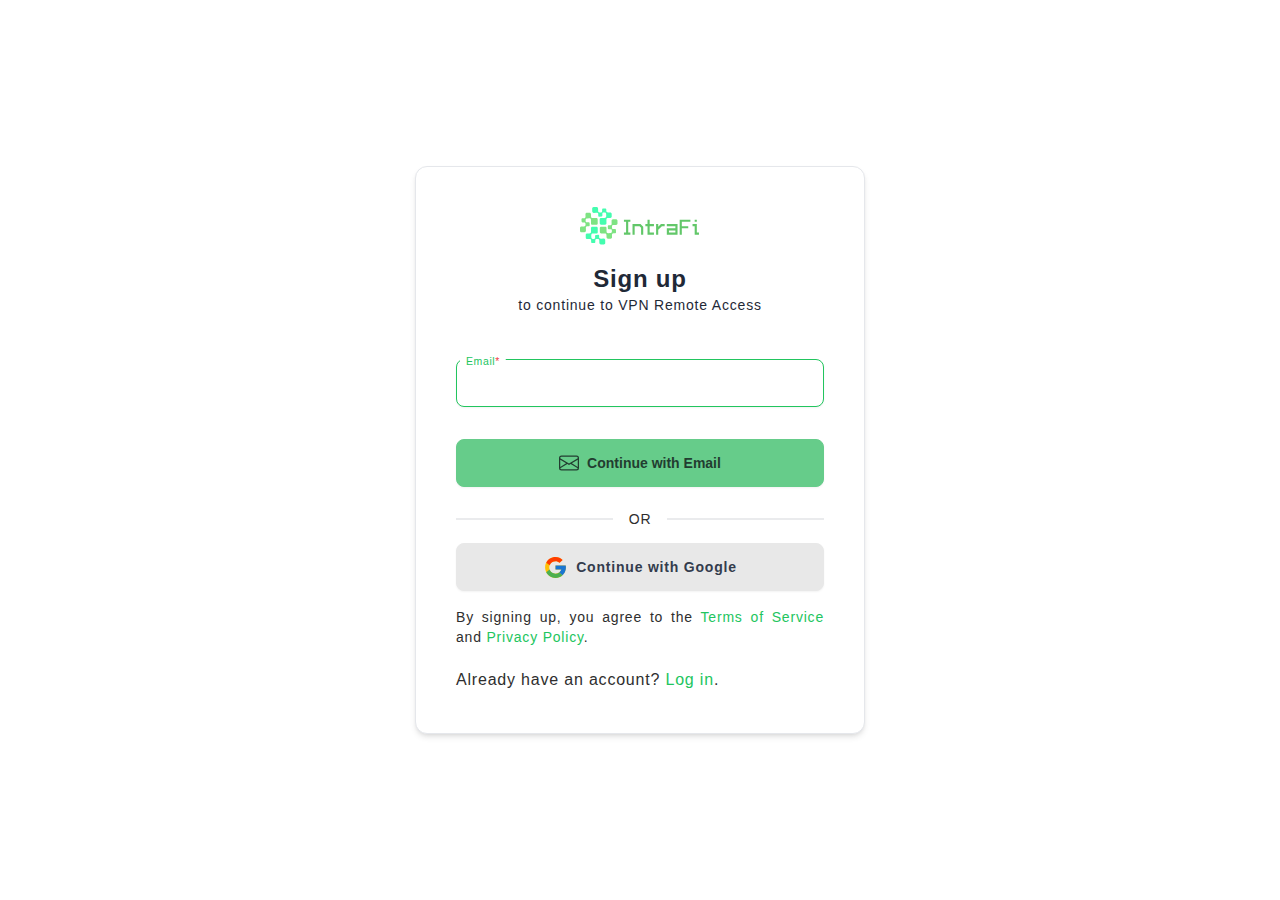
<file: account/sso/signup/index.html>
<!DOCTYPE html><html lang="en"> <head><meta charset="utf-8"><meta name="viewport" content="width=device-width, initial-scale=1.0"><meta name="generator" content="Astro v4.2.3"><link rel="icon" type="image/svg+xml" href="/favicon.svg"><link rel="sitemap" href="/sitemap-index.xml"><!-- Page Metadata --><link rel="canonical" href="https://vpn.mbitsystems.net/account/sso/signup/"><!-- OpenGraph Tags --><meta property="og:title" content="VPN Remote Access | IntraFi"><meta property="og:type" content="article"><meta property="og:url" content="https://vpn.mbitsystems.net/account/sso/signup/"><meta property="og:image" content="https://vpn.mbitsystems.net/img/IntraFi-Logo-2048x2048.png"><meta property="og:image:alt" content="IntraFi Logo"><meta property="og:description" content="Remote connectivity solution is designed to work with a wide range of devices, ensuring that you can connect to your network from anywhere, anytime. Whether you're using a MikroTik device or any other machine."><meta property="og:site_name" content="VPN Remote Access | IntraFi"><meta name="description" content="Remote connectivity solution is designed to work with a wide range of devices, ensuring that you can connect to your network from anywhere, anytime. Whether you're using a MikroTik device or any other machine."><title>VPN Remote Access | IntraFi</title><meta name="astro-view-transitions-enabled" content="true"><meta name="astro-view-transitions-fallback" content="animate"><!-- Cloudflare Turnstile API --><script src="https://challenges.cloudflare.com/turnstile/v0/api.js" defer></script><link rel="stylesheet" href="/_astro/login.4l8Kx0HV.css" /><script type="module" src="/_astro/hoisted.l-JsOPk0.js"></script></head> <body>  <main class="flex min-h-screen min-w-fix flex-col items-center justify-center bg-base-100"> <div class="max-w-fix my-2 w-full min-w-fix rounded-xl bg-base-100 p-4 sm:border sm:p-10 sm:shadow-md">  <div class="flex flex-col items-center justify-center"> <a href="/"><div class="flex text-transparent"><svg xmlns="http://www.w3.org/2000/svg" width="40" height="40" viewBox="0 0 400 400" zoomAndPan="magnify" preserveAspectRatio="xMidYMid meet" version="1.0"><rect x="-37.5" width="450" fill="currentColor" y="-37.499999" height="449.999989" fill-opacity="1"></rect><rect x="-37.5" width="450" fill="currentColor" y="-37.499999" height="449.999989" fill-opacity="1"></rect><rect x="-37.5" width="450" fill="currentColor" y="-37.499999" height="449.999989" fill-opacity="1"></rect><path fill="#44fdaf" d="M 209.84375 109.902344 L 243.660156 109.300781 C 255.738281 109.300781 262.378906 106.882812 262.378906 90.578125 L 261.773438 74.273438 C 261.773438 62.800781 258.152344 56.160156 246.074219 56.160156 L 236.414062 56.160156 C 225.542969 56.160156 223.128906 60.386719 223.730469 69.445312 L 223.730469 85.75 C 223.730469 91.183594 219.503906 96.015625 213.464844 96.015625 L 192.933594 96.617188 C 187.5 96.617188 182.667969 92.390625 182.667969 86.351562 L 182.667969 71.257812 C 182.667969 57.367188 171.800781 58.574219 162.136719 58.574219 L 137.378906 59.179688 C 129.527344 59.179688 122.886719 53.140625 122.28125 44.6875 L 121.679688 15.097656 C 121.679688 7.246094 127.71875 0.605469 136.171875 0 L 165.761719 -0.605469 C 173.609375 -0.605469 180.253906 5.433594 180.859375 13.890625 L 181.460938 38.042969 C 181.460938 48.914062 183.875 54.953125 197.765625 54.953125 L 205.617188 54.953125 C 215.277344 54.953125 221.316406 51.933594 221.316406 40.457031 L 221.316406 25.363281 C 221.316406 19.925781 225.542969 15.097656 231.582031 15.097656 L 252.71875 14.492188 C 258.152344 14.492188 262.984375 18.71875 262.984375 24.757812 L 262.984375 38.648438 C 262.984375 51.933594 270.230469 55.554688 283.515625 54.953125 L 302.839844 54.347656 C 310.085938 54.347656 316.726562 60.386719 316.726562 67.632812 L 317.332031 95.410156 C 317.332031 102.65625 311.292969 109.300781 304.046875 109.300781 L 282.910156 109.902344 C 267.210938 109.902344 264.191406 115.941406 264.191406 129.226562 L 264.792969 163.042969 C 264.792969 170.289062 259.359375 176.328125 251.507812 176.328125 L 210.445312 176.933594 C 203.199219 176.933594 197.160156 171.496094 197.160156 163.648438 L 196.558594 122.585938 C 196.558594 115.339844 201.992188 109.300781 209.84375 109.300781 Z M 209.84375 109.902344 " fill-opacity="1" fill-rule="evenodd"></path><path fill="#44fdaf" d="M 165.15625 265.097656 L 131.339844 265.699219 C 119.261719 265.699219 112.621094 268.117188 112.621094 284.421875 L 113.226562 300.726562 C 113.226562 312.199219 116.847656 318.839844 128.925781 318.839844 L 138.585938 318.839844 C 149.457031 318.839844 151.871094 314.613281 151.269531 305.554688 L 150.664062 289.25 C 150.664062 283.816406 154.890625 278.984375 160.929688 278.984375 L 181.460938 278.382812 C 186.894531 278.382812 191.726562 282.609375 191.726562 288.648438 L 191.726562 303.742188 C 191.726562 317.632812 202.597656 316.425781 212.257812 316.425781 L 237.015625 315.820312 C 244.867188 315.820312 251.507812 321.859375 252.113281 330.3125 L 252.71875 359.902344 C 252.71875 367.753906 246.679688 374.394531 238.226562 375 L 208.636719 375.605469 C 200.785156 375.605469 194.140625 369.566406 193.539062 361.109375 L 192.933594 336.957031 C 192.933594 326.085938 190.519531 320.046875 176.628906 320.046875 L 168.78125 320.046875 C 159.117188 320.046875 153.078125 323.066406 153.078125 334.542969 L 153.078125 349.636719 C 153.078125 355.074219 148.851562 359.902344 142.8125 359.902344 L 121.679688 360.507812 C 116.242188 360.507812 111.414062 356.28125 111.414062 350.242188 L 111.414062 336.351562 C 111.414062 323.066406 104.167969 319.445312 90.882812 320.046875 L 71.558594 320.652344 C 64.3125 320.652344 57.667969 314.613281 57.667969 307.367188 L 57.066406 279.589844 C 57.066406 272.34375 63.105469 265.699219 70.351562 265.699219 L 91.484375 265.097656 C 107.1875 265.097656 110.207031 259.058594 110.207031 245.773438 L 109.601562 211.957031 C 109.601562 204.710938 115.035156 198.671875 122.886719 198.671875 L 163.949219 198.066406 C 171.195312 198.066406 177.234375 203.503906 177.234375 211.351562 L 177.839844 252.414062 C 177.839844 259.660156 172.402344 265.699219 164.554688 265.699219 Z M 165.15625 265.097656 " fill-opacity="1" fill-rule="evenodd"></path><path fill="#7ee383" d="M 264.792969 208.9375 L 265.398438 242.753906 C 265.398438 254.832031 267.8125 261.472656 284.117188 261.472656 L 300.421875 260.871094 C 311.894531 260.871094 318.539062 257.246094 318.539062 245.167969 L 318.539062 235.507812 C 318.539062 224.636719 314.3125 222.222656 305.253906 222.824219 L 288.949219 223.429688 C 283.515625 223.429688 278.683594 219.203125 278.683594 213.164062 L 278.078125 192.632812 C 278.078125 187.199219 282.308594 182.367188 288.34375 182.367188 L 303.441406 182.367188 C 317.332031 182.367188 316.125 171.496094 316.125 161.835938 L 315.519531 137.078125 C 315.519531 129.226562 321.558594 122.585938 330.011719 121.980469 L 359.601562 121.375 C 367.453125 121.375 374.09375 127.414062 374.699219 135.871094 L 375.300781 165.457031 C 375.300781 173.308594 369.261719 179.953125 360.808594 180.554688 L 336.65625 181.160156 C 325.785156 181.160156 319.746094 183.574219 319.746094 197.464844 L 319.746094 205.3125 C 319.746094 214.976562 322.765625 221.015625 334.238281 221.015625 L 349.335938 221.015625 C 354.769531 221.015625 359.601562 225.242188 359.601562 231.28125 L 360.207031 252.414062 C 360.207031 257.851562 355.976562 262.679688 349.941406 262.679688 L 336.050781 262.679688 C 322.765625 262.679688 319.140625 269.925781 319.746094 283.210938 L 320.351562 302.535156 C 320.351562 309.78125 314.3125 316.425781 307.066406 316.425781 L 279.289062 317.027344 C 272.042969 317.027344 265.398438 310.992188 265.398438 303.742188 L 264.792969 282.609375 C 264.792969 266.910156 258.757812 263.890625 245.472656 263.890625 L 211.65625 264.492188 C 204.410156 264.492188 198.371094 259.058594 198.371094 251.207031 L 197.765625 210.144531 C 197.765625 202.898438 203.199219 196.859375 211.050781 196.859375 L 252.113281 196.257812 C 259.359375 196.257812 265.398438 201.691406 265.398438 209.542969 Z M 264.792969 208.9375 " fill-opacity="1" fill-rule="evenodd"></path><path fill="#7ee383" d="M 110.207031 166.0625 L 109.601562 132.246094 C 109.601562 120.167969 107.1875 113.527344 90.882812 113.527344 L 74.578125 114.128906 C 63.105469 114.128906 56.460938 117.753906 56.460938 129.832031 L 56.460938 139.492188 C 56.460938 150.363281 60.6875 152.777344 69.746094 152.175781 L 86.050781 151.570312 C 91.484375 151.570312 96.316406 155.796875 96.316406 161.835938 L 96.921875 182.367188 C 96.921875 187.800781 92.691406 192.632812 86.65625 192.632812 L 71.558594 192.632812 C 57.667969 192.632812 58.875 203.503906 58.875 213.164062 L 59.480469 237.921875 C 59.480469 245.773438 53.441406 252.414062 44.988281 253.019531 L 15.398438 253.625 C 7.546875 253.625 0.90625 247.585938 0.300781 239.128906 L -0.300781 209.542969 C -0.300781 201.691406 5.738281 195.046875 14.191406 194.445312 L 38.34375 193.839844 C 49.214844 193.839844 55.253906 191.425781 55.253906 177.535156 L 55.253906 169.6875 C 55.253906 160.023438 52.234375 153.984375 40.761719 153.984375 L 25.664062 153.984375 C 20.230469 153.984375 15.398438 149.757812 15.398438 143.71875 L 14.792969 122.585938 C 14.792969 117.148438 19.023438 112.320312 25.058594 112.320312 L 38.949219 112.320312 C 52.234375 112.320312 55.859375 105.074219 55.253906 91.789062 L 54.648438 72.464844 C 54.648438 65.21875 60.6875 58.574219 67.933594 58.574219 L 95.710938 57.972656 C 102.957031 57.972656 109.601562 64.007812 109.601562 71.257812 L 110.207031 92.390625 C 110.207031 108.09375 116.242188 111.109375 129.527344 111.109375 L 163.34375 110.507812 C 170.589844 110.507812 176.628906 115.941406 176.628906 123.792969 L 177.234375 164.855469 C 177.234375 172.101562 171.800781 178.140625 163.949219 178.140625 L 122.886719 178.742188 C 115.640625 178.742188 109.601562 173.308594 109.601562 165.457031 Z M 110.207031 166.0625 " fill-opacity="1" fill-rule="evenodd"></path></svg><svg xmlns="http://www.w3.org/2000/svg" width="80" height="40" viewBox="80 80 200 200" zoomAndPan="magnify" preserveAspectRatio="xMidYMid meet" version="1.0"><defs><g></g></defs><g fill="#62c769" fill-opacity="1"><g transform="translate(-11.029857, 218.564271)"><g><path d="M 10.71875 -75.046875 L 42.875 -75.046875 L 42.875 -64.3125 L 32.15625 -64.3125 L 32.15625 -10.71875 L 42.875 -10.71875 L 42.875 0 L 10.71875 0 L 10.71875 -10.71875 L 21.4375 -10.71875 L 21.4375 -64.3125 L 10.71875 -64.3125 Z M 10.71875 -75.046875 "></path></g></g></g><g fill="#62c769" fill-opacity="1"><g transform="translate(31.846184, 218.564271)"><g><path d="M 10.71875 -53.59375 L 50.59375 -53.59375 L 64.3125 -39.875 L 64.3125 0 L 53.59375 0 L 53.59375 -35.15625 L 45.875 -42.875 L 21.4375 -42.875 L 21.4375 0 L 10.71875 0 Z M 10.71875 -53.59375 "></path></g></g></g><g fill="#62c769" fill-opacity="1"><g transform="translate(96.160232, 218.564271)"><g><path d="M 21.4375 -75.046875 L 32.15625 -75.046875 L 32.15625 -53.59375 L 53.59375 -53.59375 L 53.59375 -42.875 L 32.15625 -42.875 L 32.15625 -10.71875 L 53.59375 -10.71875 L 53.59375 0 L 21.4375 0 L 21.4375 -42.875 L 10.71875 -42.875 L 10.71875 -53.59375 L 21.4375 -53.59375 Z M 21.4375 -75.046875 "></path></g></g></g><g fill="#62c769" fill-opacity="1"><g transform="translate(149.755276, 218.564271)"><g><path d="M 10.71875 -53.59375 L 21.4375 -53.59375 L 21.4375 -39.875 L 35.15625 -53.59375 L 53.59375 -53.59375 L 53.59375 -42.875 L 39.875 -42.875 L 21.4375 -24.4375 L 21.4375 0 L 10.71875 0 Z M 10.71875 -53.59375 "></path></g></g></g><g fill="#62c769" fill-opacity="1"><g transform="translate(203.350321, 218.564271)"><g><path d="M 21.4375 -21.4375 L 21.4375 -10.71875 L 53.59375 -10.71875 L 53.59375 -21.4375 Z M 10.71875 -53.59375 L 64.3125 -53.59375 L 64.3125 0 L 10.71875 0 L 10.71875 -32.15625 L 53.59375 -32.15625 L 53.59375 -42.875 L 10.71875 -42.875 Z M 10.71875 -53.59375 "></path></g></g></g><g fill="#62c769" fill-opacity="1"><g transform="translate(267.664369, 218.564271)"><g><path d="M 10.71875 -75.046875 L 64.3125 -75.046875 L 64.3125 -64.3125 L 21.4375 -64.3125 L 21.4375 -42.875 L 53.59375 -42.875 L 53.59375 -32.15625 L 21.4375 -32.15625 L 21.4375 0 L 10.71875 0 Z M 10.71875 -75.046875 "></path></g></g></g><g fill="#62c769" fill-opacity="1"><g transform="translate(331.978417, 218.564271)"><g><path d="M 10.71875 -53.59375 L 32.15625 -53.59375 L 32.15625 -10.71875 L 42.875 -10.71875 L 42.875 0 L 21.4375 0 L 21.4375 -42.875 L 10.71875 -42.875 Z M 21.4375 -75.046875 L 32.15625 -75.046875 L 32.15625 -64.3125 L 21.4375 -64.3125 Z M 21.4375 -75.046875 "></path></g></g></g></svg></div></a> <h1 class="mb-5 p-4 text-center text-2xl font-bold text-gray-800">
Sign up
<span class="block text-sm font-normal">to continue to VPN Remote Access</span> </h1> </div>  <form class="w-full" action="https://sso-server.mbitsystems.net/api/sso/signup" method="POST" enctype="application/json"> <fieldset> <div class="w-full py-2"><div class="relative"><div class="relative w-full"><input tabindex="0" placeholder=" " name="email" autofocus astroInfoCircle="[object Object]" class="peer input input-bordered w-full px-2.5 pb-2.5 pt-4 hover:shadow-sm focus:shadow-sm focus:outline-none hover:border-green-500 focus:border-green-500"/><label for="email" class="absolute left-1 top-2 z-10 origin-[0] -translate-y-4 scale-75 transform rounded-md bg-base-100 px-2 text-sm font-semibold duration-300 peer-placeholder-shown:top-1/2 peer-placeholder-shown:-translate-y-1/2 peer-placeholder-shown:scale-100 peer-placeholder-shown:bg-transparent peer-placeholder-shown:font-light peer-placeholder-shown:text-gray-500 peer-focus:top-2 peer-focus:-translate-y-4 peer-focus:scale-75 peer-focus:bg-base-100 peer-focus:px-2 text-black peer-focus:text-green-500">Email<span class="text-red-500">*</span></label></div></div></div> <div class="flex justify-center py-2"> <div class="cf-turnstile" data-sitekey="0x4AAAAAAAQqicnWBRU6mB8t" data-theme="light"></div> </div> <button type="submit" class="btn btn-primary my-2 w-full"> <svg viewBox="0 0 16 16" width="20" height="20" astro-icon="bi:envelope"><path fill="currentColor" d="M0 4a2 2 0 0 1 2-2h12a2 2 0 0 1 2 2v8a2 2 0 0 1-2 2H2a2 2 0 0 1-2-2V4zm2-1a1 1 0 0 0-1 1v.217l7 4.2 7-4.2V4a1 1 0 0 0-1-1H2zm13 2.383-4.708 2.825L15 11.105V5.383zm-.034 6.876-5.64-3.471L8 9.583l-1.326-.795-5.64 3.47A1 1 0 0 0 2 13h12a1 1 0 0 0 .966-.741zM1 11.105l4.708-2.897L1 5.383v5.722z"/></svg>
Continue with Email
</button> </fieldset> <div class="divider text-sm">OR</div> <a class="btn w-full" href="https://sso-server.mbitsystems.net/api/sso/google/login"> <svg viewBox="0 0 48 48" width="25" height="25" astro-icon="flat-color-icons:google"><path fill="#FFC107" d="M43.611 20.083H42V20H24v8h11.303c-1.649 4.657-6.08 8-11.303 8-6.627 0-12-5.373-12-12s5.373-12 12-12c3.059 0 5.842 1.154 7.961 3.039l5.657-5.657C34.046 6.053 29.268 4 24 4 12.955 4 4 12.955 4 24s8.955 20 20 20 20-8.955 20-20c0-1.341-.138-2.65-.389-3.917z"/><path fill="#FF3D00" d="m6.306 14.691 6.571 4.819C14.655 15.108 18.961 12 24 12c3.059 0 5.842 1.154 7.961 3.039l5.657-5.657C34.046 6.053 29.268 4 24 4 16.318 4 9.656 8.337 6.306 14.691z"/><path fill="#4CAF50" d="M24 44c5.166 0 9.86-1.977 13.409-5.192l-6.19-5.238A11.91 11.91 0 0 1 24 36c-5.202 0-9.619-3.317-11.283-7.946l-6.522 5.025C9.505 39.556 16.227 44 24 44z"/><path fill="#1976D2" d="M43.611 20.083H42V20H24v8h11.303a12.04 12.04 0 0 1-4.087 5.571l.003-.002 6.19 5.238C36.971 39.205 44 34 44 24c0-1.341-.138-2.65-.389-3.917z"/></svg>
Continue with Google
</a> </form> <div class="text-grey-dark mt-4 text-justify text-sm"> <p>
By signing up, you agree to the
<a href="/site-policy/en/agreements/terms-of-conditions" target="_blank" class="text-green-500 no-underline transition duration-200 ease-in-out hover:text-green-700 focus:text-green-700 active:text-green-800">Terms of Service
</a> and
<a href="/site-policy/en/agreements/privacy-policy" target="_blank" class="text-green-500 no-underline transition duration-200 ease-in-out hover:text-green-700 focus:text-green-700 active:text-green-800">Privacy Policy</a>.
</p> </div> <div class="mt-5"> <p>
Already have an account? <a href="/account/sso/login" class="text-green-500 no-underline transition duration-200 ease-in-out hover:text-green-700 focus:text-green-700 active:text-green-800">
Log in</a>.
</p> </div> </div> </main>  </body></html> <script>
  // Get the form element
  const form = document.querySelector('form')

  form.addEventListener('submit', (event) => {
    event.preventDefault()

    const data = Object.fromEntries(new FormData(form))
    const json = JSON.stringify(data)

    fetch(form.action, {
      method: form.method,
      headers: {
        'Content-Type': 'application/json',
      },
      credentials: 'include',
      body: json,
    })
      .then((response) => response.json())
      .then((data) => {
        console.log(data)
      })
      .catch((error) => {
        console.error(error)
      })
  })
</script>
</file>
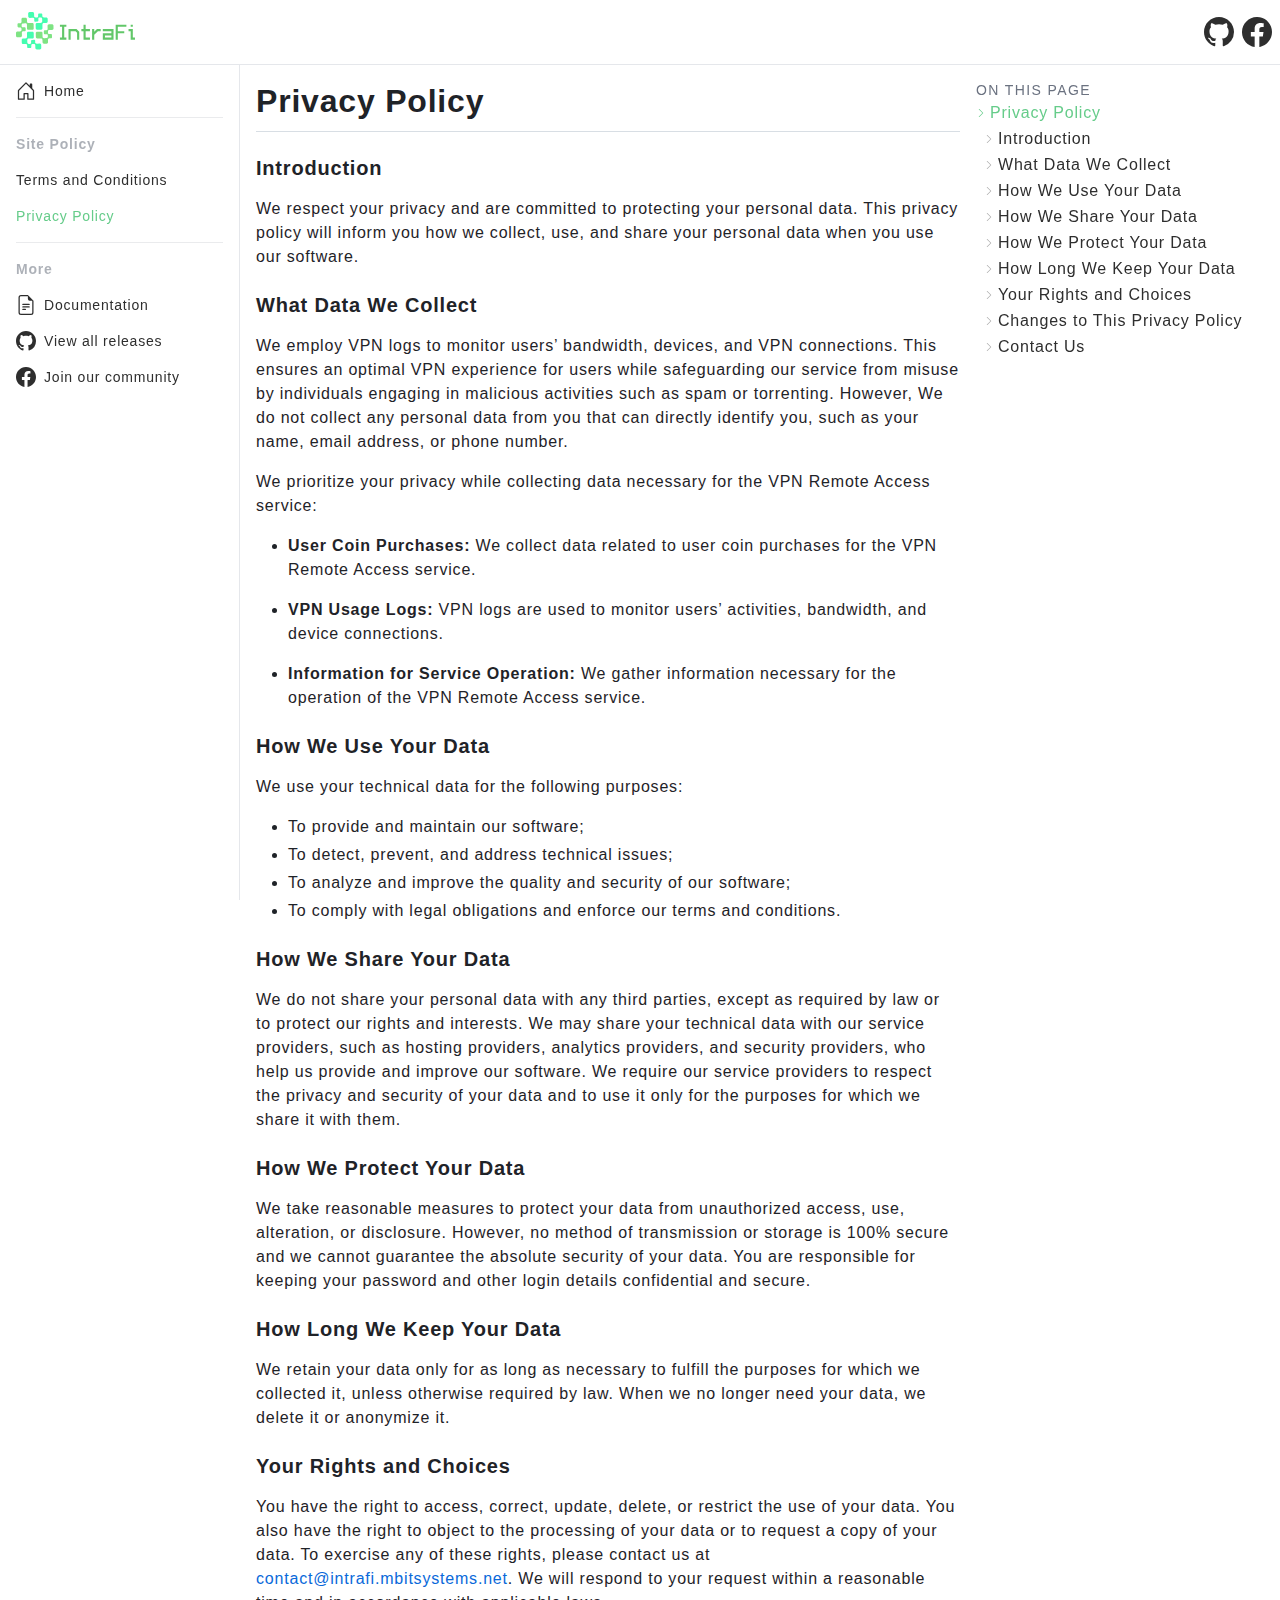
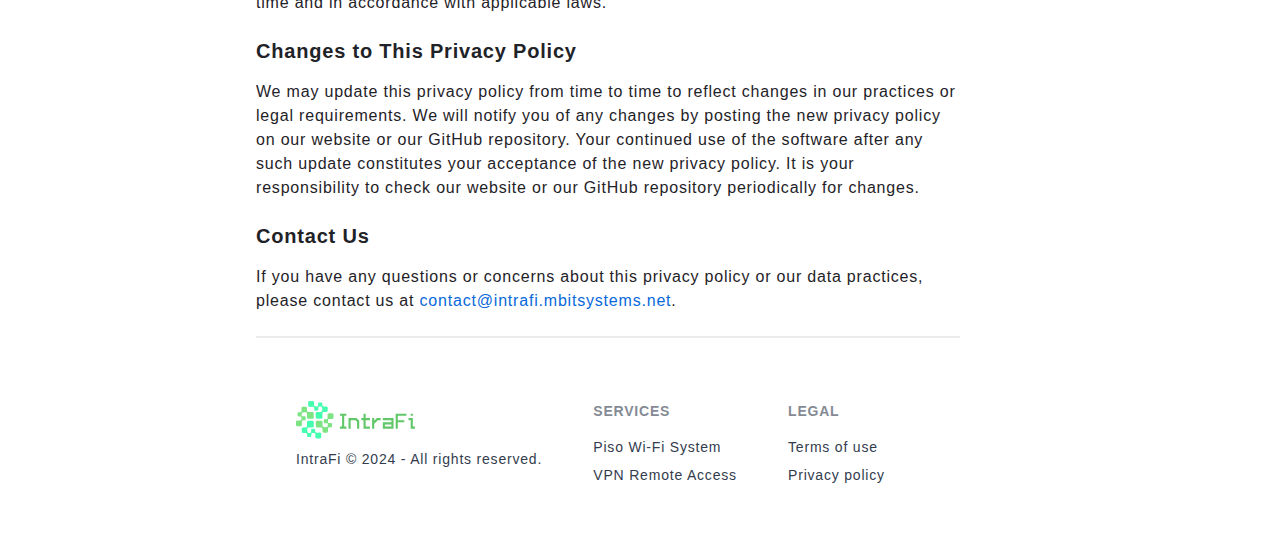
<file: site-policy/en/agreements/privacy-policy/index.html>
<!DOCTYPE html><html> <head><meta charset="utf-8"><meta name="viewport" content="width=device-width, initial-scale=1.0"><meta name="generator" content="Astro v4.2.3"><link rel="icon" type="image/svg+xml" href="/favicon.svg"><link rel="sitemap" href="/sitemap-index.xml"><!-- Page Metadata --><link rel="canonical" href="https://vpn.mbitsystems.net/site-policy/en/agreements/privacy-policy/"><!-- OpenGraph Tags --><meta property="og:title" content="Privacy Policy | VPN Remote Access | IntraFi Documentation"><meta property="og:type" content="article"><meta property="og:url" content="https://vpn.mbitsystems.net/site-policy/en/agreements/privacy-policy/"><meta property="og:locale" content="en-us"><meta property="og:image" content="https://vpn.mbitsystems.net/img/IntraFi-Logo-2048x2048.png"><meta property="og:image:alt" content="IntraFi Logo"><meta property="og:description" content="Privacy Policy detailing how we handle user information, data protection, and privacy practices. Understand how your information is collected, used, and secured when using our services."><meta property="og:site_name" content="VPN Remote Access | IntraFi Documentation"><meta name="description" content="Privacy Policy detailing how we handle user information, data protection, and privacy practices. Understand how your information is collected, used, and secured when using our services."><title>Privacy Policy | VPN Remote Access | IntraFi Documentation</title><meta name="astro-view-transitions-enabled" content="true"><meta name="astro-view-transitions-fallback" content="animate"><link rel="stylesheet" href="/_astro/_slug_.Hk5b4k3O.css" />
<link rel="stylesheet" href="/_astro/login.4l8Kx0HV.css" /><script type="module" src="/_astro/hoisted.l-JsOPk0.js"></script></head> <body> <div class="flex min-h-screen flex-col"> <div class="flex-grow bg-base-100"> <div class="drawer antialiased lg:drawer-open">  <input id="layout-sidebar" type="checkbox" class="drawer-toggle"> <div class="drawer-content relative flex-grow">  <div class="sticky top-0 z-50 w-full border-b bg-base-100"> <nav id="top-sidebar" class="navbar flex">  <div class="mr-px flex-none lg:hidden"> <label for="layout-sidebar" class="btn btn-square btn-ghost mr-2 flex w-5 justify-start"> <svg viewBox="0 0 16 16" width="20" height="20" astro-icon="bi:list"><path fill="currentColor" fill-rule="evenodd" d="M2.5 12a.5.5 0 0 1 .5-.5h10a.5.5 0 0 1 0 1H3a.5.5 0 0 1-.5-.5zm0-4a.5.5 0 0 1 .5-.5h10a.5.5 0 0 1 0 1H3a.5.5 0 0 1-.5-.5zm0-4a.5.5 0 0 1 .5-.5h10a.5.5 0 0 1 0 1H3a.5.5 0 0 1-.5-.5z"/></svg> </label> </div>  <div class="flex-1"> <div class="lg:invisible"> <a href="/"><div class="flex text-transparent"><svg xmlns="http://www.w3.org/2000/svg" width="40" height="40" viewBox="0 0 400 400" zoomAndPan="magnify" preserveAspectRatio="xMidYMid meet" version="1.0"><rect x="-37.5" width="450" fill="currentColor" y="-37.499999" height="449.999989" fill-opacity="1"></rect><rect x="-37.5" width="450" fill="currentColor" y="-37.499999" height="449.999989" fill-opacity="1"></rect><rect x="-37.5" width="450" fill="currentColor" y="-37.499999" height="449.999989" fill-opacity="1"></rect><path fill="#44fdaf" d="M 209.84375 109.902344 L 243.660156 109.300781 C 255.738281 109.300781 262.378906 106.882812 262.378906 90.578125 L 261.773438 74.273438 C 261.773438 62.800781 258.152344 56.160156 246.074219 56.160156 L 236.414062 56.160156 C 225.542969 56.160156 223.128906 60.386719 223.730469 69.445312 L 223.730469 85.75 C 223.730469 91.183594 219.503906 96.015625 213.464844 96.015625 L 192.933594 96.617188 C 187.5 96.617188 182.667969 92.390625 182.667969 86.351562 L 182.667969 71.257812 C 182.667969 57.367188 171.800781 58.574219 162.136719 58.574219 L 137.378906 59.179688 C 129.527344 59.179688 122.886719 53.140625 122.28125 44.6875 L 121.679688 15.097656 C 121.679688 7.246094 127.71875 0.605469 136.171875 0 L 165.761719 -0.605469 C 173.609375 -0.605469 180.253906 5.433594 180.859375 13.890625 L 181.460938 38.042969 C 181.460938 48.914062 183.875 54.953125 197.765625 54.953125 L 205.617188 54.953125 C 215.277344 54.953125 221.316406 51.933594 221.316406 40.457031 L 221.316406 25.363281 C 221.316406 19.925781 225.542969 15.097656 231.582031 15.097656 L 252.71875 14.492188 C 258.152344 14.492188 262.984375 18.71875 262.984375 24.757812 L 262.984375 38.648438 C 262.984375 51.933594 270.230469 55.554688 283.515625 54.953125 L 302.839844 54.347656 C 310.085938 54.347656 316.726562 60.386719 316.726562 67.632812 L 317.332031 95.410156 C 317.332031 102.65625 311.292969 109.300781 304.046875 109.300781 L 282.910156 109.902344 C 267.210938 109.902344 264.191406 115.941406 264.191406 129.226562 L 264.792969 163.042969 C 264.792969 170.289062 259.359375 176.328125 251.507812 176.328125 L 210.445312 176.933594 C 203.199219 176.933594 197.160156 171.496094 197.160156 163.648438 L 196.558594 122.585938 C 196.558594 115.339844 201.992188 109.300781 209.84375 109.300781 Z M 209.84375 109.902344 " fill-opacity="1" fill-rule="evenodd"></path><path fill="#44fdaf" d="M 165.15625 265.097656 L 131.339844 265.699219 C 119.261719 265.699219 112.621094 268.117188 112.621094 284.421875 L 113.226562 300.726562 C 113.226562 312.199219 116.847656 318.839844 128.925781 318.839844 L 138.585938 318.839844 C 149.457031 318.839844 151.871094 314.613281 151.269531 305.554688 L 150.664062 289.25 C 150.664062 283.816406 154.890625 278.984375 160.929688 278.984375 L 181.460938 278.382812 C 186.894531 278.382812 191.726562 282.609375 191.726562 288.648438 L 191.726562 303.742188 C 191.726562 317.632812 202.597656 316.425781 212.257812 316.425781 L 237.015625 315.820312 C 244.867188 315.820312 251.507812 321.859375 252.113281 330.3125 L 252.71875 359.902344 C 252.71875 367.753906 246.679688 374.394531 238.226562 375 L 208.636719 375.605469 C 200.785156 375.605469 194.140625 369.566406 193.539062 361.109375 L 192.933594 336.957031 C 192.933594 326.085938 190.519531 320.046875 176.628906 320.046875 L 168.78125 320.046875 C 159.117188 320.046875 153.078125 323.066406 153.078125 334.542969 L 153.078125 349.636719 C 153.078125 355.074219 148.851562 359.902344 142.8125 359.902344 L 121.679688 360.507812 C 116.242188 360.507812 111.414062 356.28125 111.414062 350.242188 L 111.414062 336.351562 C 111.414062 323.066406 104.167969 319.445312 90.882812 320.046875 L 71.558594 320.652344 C 64.3125 320.652344 57.667969 314.613281 57.667969 307.367188 L 57.066406 279.589844 C 57.066406 272.34375 63.105469 265.699219 70.351562 265.699219 L 91.484375 265.097656 C 107.1875 265.097656 110.207031 259.058594 110.207031 245.773438 L 109.601562 211.957031 C 109.601562 204.710938 115.035156 198.671875 122.886719 198.671875 L 163.949219 198.066406 C 171.195312 198.066406 177.234375 203.503906 177.234375 211.351562 L 177.839844 252.414062 C 177.839844 259.660156 172.402344 265.699219 164.554688 265.699219 Z M 165.15625 265.097656 " fill-opacity="1" fill-rule="evenodd"></path><path fill="#7ee383" d="M 264.792969 208.9375 L 265.398438 242.753906 C 265.398438 254.832031 267.8125 261.472656 284.117188 261.472656 L 300.421875 260.871094 C 311.894531 260.871094 318.539062 257.246094 318.539062 245.167969 L 318.539062 235.507812 C 318.539062 224.636719 314.3125 222.222656 305.253906 222.824219 L 288.949219 223.429688 C 283.515625 223.429688 278.683594 219.203125 278.683594 213.164062 L 278.078125 192.632812 C 278.078125 187.199219 282.308594 182.367188 288.34375 182.367188 L 303.441406 182.367188 C 317.332031 182.367188 316.125 171.496094 316.125 161.835938 L 315.519531 137.078125 C 315.519531 129.226562 321.558594 122.585938 330.011719 121.980469 L 359.601562 121.375 C 367.453125 121.375 374.09375 127.414062 374.699219 135.871094 L 375.300781 165.457031 C 375.300781 173.308594 369.261719 179.953125 360.808594 180.554688 L 336.65625 181.160156 C 325.785156 181.160156 319.746094 183.574219 319.746094 197.464844 L 319.746094 205.3125 C 319.746094 214.976562 322.765625 221.015625 334.238281 221.015625 L 349.335938 221.015625 C 354.769531 221.015625 359.601562 225.242188 359.601562 231.28125 L 360.207031 252.414062 C 360.207031 257.851562 355.976562 262.679688 349.941406 262.679688 L 336.050781 262.679688 C 322.765625 262.679688 319.140625 269.925781 319.746094 283.210938 L 320.351562 302.535156 C 320.351562 309.78125 314.3125 316.425781 307.066406 316.425781 L 279.289062 317.027344 C 272.042969 317.027344 265.398438 310.992188 265.398438 303.742188 L 264.792969 282.609375 C 264.792969 266.910156 258.757812 263.890625 245.472656 263.890625 L 211.65625 264.492188 C 204.410156 264.492188 198.371094 259.058594 198.371094 251.207031 L 197.765625 210.144531 C 197.765625 202.898438 203.199219 196.859375 211.050781 196.859375 L 252.113281 196.257812 C 259.359375 196.257812 265.398438 201.691406 265.398438 209.542969 Z M 264.792969 208.9375 " fill-opacity="1" fill-rule="evenodd"></path><path fill="#7ee383" d="M 110.207031 166.0625 L 109.601562 132.246094 C 109.601562 120.167969 107.1875 113.527344 90.882812 113.527344 L 74.578125 114.128906 C 63.105469 114.128906 56.460938 117.753906 56.460938 129.832031 L 56.460938 139.492188 C 56.460938 150.363281 60.6875 152.777344 69.746094 152.175781 L 86.050781 151.570312 C 91.484375 151.570312 96.316406 155.796875 96.316406 161.835938 L 96.921875 182.367188 C 96.921875 187.800781 92.691406 192.632812 86.65625 192.632812 L 71.558594 192.632812 C 57.667969 192.632812 58.875 203.503906 58.875 213.164062 L 59.480469 237.921875 C 59.480469 245.773438 53.441406 252.414062 44.988281 253.019531 L 15.398438 253.625 C 7.546875 253.625 0.90625 247.585938 0.300781 239.128906 L -0.300781 209.542969 C -0.300781 201.691406 5.738281 195.046875 14.191406 194.445312 L 38.34375 193.839844 C 49.214844 193.839844 55.253906 191.425781 55.253906 177.535156 L 55.253906 169.6875 C 55.253906 160.023438 52.234375 153.984375 40.761719 153.984375 L 25.664062 153.984375 C 20.230469 153.984375 15.398438 149.757812 15.398438 143.71875 L 14.792969 122.585938 C 14.792969 117.148438 19.023438 112.320312 25.058594 112.320312 L 38.949219 112.320312 C 52.234375 112.320312 55.859375 105.074219 55.253906 91.789062 L 54.648438 72.464844 C 54.648438 65.21875 60.6875 58.574219 67.933594 58.574219 L 95.710938 57.972656 C 102.957031 57.972656 109.601562 64.007812 109.601562 71.257812 L 110.207031 92.390625 C 110.207031 108.09375 116.242188 111.109375 129.527344 111.109375 L 163.34375 110.507812 C 170.589844 110.507812 176.628906 115.941406 176.628906 123.792969 L 177.234375 164.855469 C 177.234375 172.101562 171.800781 178.140625 163.949219 178.140625 L 122.886719 178.742188 C 115.640625 178.742188 109.601562 173.308594 109.601562 165.457031 Z M 110.207031 166.0625 " fill-opacity="1" fill-rule="evenodd"></path></svg><svg xmlns="http://www.w3.org/2000/svg" width="80" height="40" viewBox="80 80 200 200" zoomAndPan="magnify" preserveAspectRatio="xMidYMid meet" version="1.0"><defs><g></g></defs><g fill="#62c769" fill-opacity="1"><g transform="translate(-11.029857, 218.564271)"><g><path d="M 10.71875 -75.046875 L 42.875 -75.046875 L 42.875 -64.3125 L 32.15625 -64.3125 L 32.15625 -10.71875 L 42.875 -10.71875 L 42.875 0 L 10.71875 0 L 10.71875 -10.71875 L 21.4375 -10.71875 L 21.4375 -64.3125 L 10.71875 -64.3125 Z M 10.71875 -75.046875 "></path></g></g></g><g fill="#62c769" fill-opacity="1"><g transform="translate(31.846184, 218.564271)"><g><path d="M 10.71875 -53.59375 L 50.59375 -53.59375 L 64.3125 -39.875 L 64.3125 0 L 53.59375 0 L 53.59375 -35.15625 L 45.875 -42.875 L 21.4375 -42.875 L 21.4375 0 L 10.71875 0 Z M 10.71875 -53.59375 "></path></g></g></g><g fill="#62c769" fill-opacity="1"><g transform="translate(96.160232, 218.564271)"><g><path d="M 21.4375 -75.046875 L 32.15625 -75.046875 L 32.15625 -53.59375 L 53.59375 -53.59375 L 53.59375 -42.875 L 32.15625 -42.875 L 32.15625 -10.71875 L 53.59375 -10.71875 L 53.59375 0 L 21.4375 0 L 21.4375 -42.875 L 10.71875 -42.875 L 10.71875 -53.59375 L 21.4375 -53.59375 Z M 21.4375 -75.046875 "></path></g></g></g><g fill="#62c769" fill-opacity="1"><g transform="translate(149.755276, 218.564271)"><g><path d="M 10.71875 -53.59375 L 21.4375 -53.59375 L 21.4375 -39.875 L 35.15625 -53.59375 L 53.59375 -53.59375 L 53.59375 -42.875 L 39.875 -42.875 L 21.4375 -24.4375 L 21.4375 0 L 10.71875 0 Z M 10.71875 -53.59375 "></path></g></g></g><g fill="#62c769" fill-opacity="1"><g transform="translate(203.350321, 218.564271)"><g><path d="M 21.4375 -21.4375 L 21.4375 -10.71875 L 53.59375 -10.71875 L 53.59375 -21.4375 Z M 10.71875 -53.59375 L 64.3125 -53.59375 L 64.3125 0 L 10.71875 0 L 10.71875 -32.15625 L 53.59375 -32.15625 L 53.59375 -42.875 L 10.71875 -42.875 Z M 10.71875 -53.59375 "></path></g></g></g><g fill="#62c769" fill-opacity="1"><g transform="translate(267.664369, 218.564271)"><g><path d="M 10.71875 -75.046875 L 64.3125 -75.046875 L 64.3125 -64.3125 L 21.4375 -64.3125 L 21.4375 -42.875 L 53.59375 -42.875 L 53.59375 -32.15625 L 21.4375 -32.15625 L 21.4375 0 L 10.71875 0 Z M 10.71875 -75.046875 "></path></g></g></g><g fill="#62c769" fill-opacity="1"><g transform="translate(331.978417, 218.564271)"><g><path d="M 10.71875 -53.59375 L 32.15625 -53.59375 L 32.15625 -10.71875 L 42.875 -10.71875 L 42.875 0 L 21.4375 0 L 21.4375 -42.875 L 10.71875 -42.875 Z M 21.4375 -75.046875 L 32.15625 -75.046875 L 32.15625 -64.3125 L 21.4375 -64.3125 Z M 21.4375 -75.046875 "></path></g></g></g></svg></div></a> </div> </div>  <!-- <div class="hidden w-full justify-center lg:flex">
              <div class="navbar-center hidden lg:flex">
                <ul class="menu menu-horizontal p-0">Center Menu</ul>
              </div>
            </div> -->  <div class="hidden sm:flex"> <ul class="flex gap-2"> <li class="flex items-center"> <a href="https://github.com/IntraFi/PisoWiFiVendo/" target="_blank" rel="noreferrer"> <svg viewBox="0 0 16 16" width="30" height="30" astro-icon="bi:github"><path fill="currentColor" d="M8 0C3.58 0 0 3.58 0 8c0 3.54 2.29 6.53 5.47 7.59.4.07.55-.17.55-.38 0-.19-.01-.82-.01-1.49-2.01.37-2.53-.49-2.69-.94-.09-.23-.48-.94-.82-1.13-.28-.15-.68-.52-.01-.53.63-.01 1.08.58 1.23.82.72 1.21 1.87.87 2.33.66.07-.52.28-.87.51-1.07-1.78-.2-3.64-.89-3.64-3.95 0-.87.31-1.59.82-2.15-.08-.2-.36-1.02.08-2.12 0 0 .67-.21 2.2.82.64-.18 1.32-.27 2-.27.68 0 1.36.09 2 .27 1.53-1.04 2.2-.82 2.2-.82.44 1.1.16 1.92.08 2.12.51.56.82 1.27.82 2.15 0 3.07-1.87 3.75-3.65 3.95.29.25.54.73.54 1.48 0 1.07-.01 1.93-.01 2.2 0 .21.15.46.55.38A8.012 8.012 0 0 0 16 8c0-4.42-3.58-8-8-8z"/></svg> </a> </li> <li class="flex items-center"> <a href="https://www.facebook.com/groups/intrafi" target="_blank" rel="noreferrer"> <svg viewBox="0 0 16 16" width="30" height="30" astro-icon="bi:facebook"><path fill="currentColor" d="M16 8.049c0-4.446-3.582-8.05-8-8.05C3.58 0-.002 3.603-.002 8.05c0 4.017 2.926 7.347 6.75 7.951v-5.625h-2.03V8.05H6.75V6.275c0-2.017 1.195-3.131 3.022-3.131.876 0 1.791.157 1.791.157v1.98h-1.009c-.993 0-1.303.621-1.303 1.258v1.51h2.218l-.354 2.326H9.25V16c3.824-.604 6.75-3.934 6.75-7.951z"/></svg> </a> </li> </ul> </div> </nav> </div>  <main class="container mx-auto flex-1 p-4">  <div class="grid grid-flow-col gap-4"> <div class="grid gap-4"> <div class="xl:hidden"> <div title="Table of Contents" class="anchorGroup"> <h2 class="text-sm tracking-widest text-gray-500 uppercase">On This Page</h2> <h3> <a href="#privacy-policy" class="tocAnchorLinks link-hover link flex gap-1"> <span class="pt-2 text-primary"> <svg viewBox="0 0 16 16" width="10" height="10" astro-icon="bi:chevron-right"><path fill="currentColor" fill-rule="evenodd" d="M4.646 1.646a.5.5 0 0 1 .708 0l6 6a.5.5 0 0 1 0 .708l-6 6a.5.5 0 0 1-.708-.708L10.293 8 4.646 2.354a.5.5 0 0 1 0-.708z"/></svg> </span> Privacy Policy </a> </h3> <ul> <li class="pl-2"> <a href="#introduction" class="tocAnchorLinks link-hover link flex gap-1"> <span class="pt-2 opacity-40"> <svg viewBox="0 0 16 16" width="10" height="10" astro-icon="bi:chevron-right"><path fill="currentColor" fill-rule="evenodd" d="M4.646 1.646a.5.5 0 0 1 .708 0l6 6a.5.5 0 0 1 0 .708l-6 6a.5.5 0 0 1-.708-.708L10.293 8 4.646 2.354a.5.5 0 0 1 0-.708z"/></svg> </span> Introduction </a> </li><li class="pl-2"> <a href="#what-data-we-collect" class="tocAnchorLinks link-hover link flex gap-1"> <span class="pt-2 opacity-40"> <svg viewBox="0 0 16 16" width="10" height="10" astro-icon="bi:chevron-right"><path fill="currentColor" fill-rule="evenodd" d="M4.646 1.646a.5.5 0 0 1 .708 0l6 6a.5.5 0 0 1 0 .708l-6 6a.5.5 0 0 1-.708-.708L10.293 8 4.646 2.354a.5.5 0 0 1 0-.708z"/></svg> </span> What Data We Collect </a> </li><li class="pl-2"> <a href="#how-we-use-your-data" class="tocAnchorLinks link-hover link flex gap-1"> <span class="pt-2 opacity-40"> <svg viewBox="0 0 16 16" width="10" height="10" astro-icon="bi:chevron-right"><path fill="currentColor" fill-rule="evenodd" d="M4.646 1.646a.5.5 0 0 1 .708 0l6 6a.5.5 0 0 1 0 .708l-6 6a.5.5 0 0 1-.708-.708L10.293 8 4.646 2.354a.5.5 0 0 1 0-.708z"/></svg> </span> How We Use Your Data </a> </li><li class="pl-2"> <a href="#how-we-share-your-data" class="tocAnchorLinks link-hover link flex gap-1"> <span class="pt-2 opacity-40"> <svg viewBox="0 0 16 16" width="10" height="10" astro-icon="bi:chevron-right"><path fill="currentColor" fill-rule="evenodd" d="M4.646 1.646a.5.5 0 0 1 .708 0l6 6a.5.5 0 0 1 0 .708l-6 6a.5.5 0 0 1-.708-.708L10.293 8 4.646 2.354a.5.5 0 0 1 0-.708z"/></svg> </span> How We Share Your Data </a> </li><li class="pl-2"> <a href="#how-we-protect-your-data" class="tocAnchorLinks link-hover link flex gap-1"> <span class="pt-2 opacity-40"> <svg viewBox="0 0 16 16" width="10" height="10" astro-icon="bi:chevron-right"><path fill="currentColor" fill-rule="evenodd" d="M4.646 1.646a.5.5 0 0 1 .708 0l6 6a.5.5 0 0 1 0 .708l-6 6a.5.5 0 0 1-.708-.708L10.293 8 4.646 2.354a.5.5 0 0 1 0-.708z"/></svg> </span> How We Protect Your Data </a> </li><li class="pl-2"> <a href="#how-long-we-keep-your-data" class="tocAnchorLinks link-hover link flex gap-1"> <span class="pt-2 opacity-40"> <svg viewBox="0 0 16 16" width="10" height="10" astro-icon="bi:chevron-right"><path fill="currentColor" fill-rule="evenodd" d="M4.646 1.646a.5.5 0 0 1 .708 0l6 6a.5.5 0 0 1 0 .708l-6 6a.5.5 0 0 1-.708-.708L10.293 8 4.646 2.354a.5.5 0 0 1 0-.708z"/></svg> </span> How Long We Keep Your Data </a> </li><li class="pl-2"> <a href="#your-rights-and-choices" class="tocAnchorLinks link-hover link flex gap-1"> <span class="pt-2 opacity-40"> <svg viewBox="0 0 16 16" width="10" height="10" astro-icon="bi:chevron-right"><path fill="currentColor" fill-rule="evenodd" d="M4.646 1.646a.5.5 0 0 1 .708 0l6 6a.5.5 0 0 1 0 .708l-6 6a.5.5 0 0 1-.708-.708L10.293 8 4.646 2.354a.5.5 0 0 1 0-.708z"/></svg> </span> Your Rights and Choices </a> </li><li class="pl-2"> <a href="#changes-to-this-privacy-policy" class="tocAnchorLinks link-hover link flex gap-1"> <span class="pt-2 opacity-40"> <svg viewBox="0 0 16 16" width="10" height="10" astro-icon="bi:chevron-right"><path fill="currentColor" fill-rule="evenodd" d="M4.646 1.646a.5.5 0 0 1 .708 0l6 6a.5.5 0 0 1 0 .708l-6 6a.5.5 0 0 1-.708-.708L10.293 8 4.646 2.354a.5.5 0 0 1 0-.708z"/></svg> </span> Changes to This Privacy Policy </a> </li><li class="pl-2"> <a href="#contact-us" class="tocAnchorLinks link-hover link flex gap-1"> <span class="pt-2 opacity-40"> <svg viewBox="0 0 16 16" width="10" height="10" astro-icon="bi:chevron-right"><path fill="currentColor" fill-rule="evenodd" d="M4.646 1.646a.5.5 0 0 1 .708 0l6 6a.5.5 0 0 1 0 .708l-6 6a.5.5 0 0 1-.708-.708L10.293 8 4.646 2.354a.5.5 0 0 1 0-.708z"/></svg> </span> Contact Us </a> </li> </ul> </div> </div> <div> <article id="md-content" class="markdown-body anchorContent !bg-base-100">  <h1 id="privacy-policy">Privacy Policy</h1>
<h3 id="introduction">Introduction</h3>
<p>We respect your privacy and are committed to protecting your personal data. This privacy policy will inform you how we collect, use, and share your personal data when you use our software.</p>
<h3 id="what-data-we-collect">What Data We Collect</h3>
<p>We employ VPN logs to monitor users’ bandwidth, devices, and VPN connections. This ensures an optimal VPN experience for users while safeguarding our service from misuse by individuals engaging in malicious activities such as spam or torrenting. However, We do not collect any personal data from you that can directly identify you, such as your name, email address, or phone number.</p>
<p>We prioritize your privacy while collecting data necessary for the VPN Remote Access service:</p>
<ul>
<li>
<p><strong>User Coin Purchases:</strong> We collect data related to user coin purchases for the VPN Remote Access service.</p>
</li>
<li>
<p><strong>VPN Usage Logs:</strong> VPN logs are used to monitor users’ activities, bandwidth, and device connections.</p>
</li>
<li>
<p><strong>Information for Service Operation:</strong> We gather information necessary for the operation of the VPN Remote Access service.</p>
</li>
</ul>
<h3 id="how-we-use-your-data">How We Use Your Data</h3>
<p>We use your technical data for the following purposes:</p>
<ul>
<li>To provide and maintain our software;</li>
<li>To detect, prevent, and address technical issues;</li>
<li>To analyze and improve the quality and security of our software;</li>
<li>To comply with legal obligations and enforce our terms and conditions.</li>
</ul>
<h3 id="how-we-share-your-data">How We Share Your Data</h3>
<p>We do not share your personal data with any third parties, except as required by law or to protect our rights and interests. We may share your technical data with our service providers, such as hosting providers, analytics providers, and security providers, who help us provide and improve our software. We require our service providers to respect the privacy and security of your data and to use it only for the purposes for which we share it with them.</p>
<h3 id="how-we-protect-your-data">How We Protect Your Data</h3>
<p>We take reasonable measures to protect your data from unauthorized access, use, alteration, or disclosure. However, no method of transmission or storage is 100% secure and we cannot guarantee the absolute security of your data. You are responsible for keeping your password and other login details confidential and secure.</p>
<h3 id="how-long-we-keep-your-data">How Long We Keep Your Data</h3>
<p>We retain your data only for as long as necessary to fulfill the purposes for which we collected it, unless otherwise required by law. When we no longer need your data, we delete it or anonymize it.</p>
<h3 id="your-rights-and-choices">Your Rights and Choices</h3>
<p>You have the right to access, correct, update, delete, or restrict the use of your data. You also have the right to object to the processing of your data or to request a copy of your data. To exercise any of these rights, please contact us at <a href="mailto:contact@intrafi.mbitsystems.net">contact@intrafi.mbitsystems.net</a>. We will respond to your request within a reasonable time and in accordance with applicable laws.</p>
<h3 id="changes-to-this-privacy-policy">Changes to This Privacy Policy</h3>
<p>We may update this privacy policy from time to time to reflect changes in our practices or legal requirements. We will notify you of any changes by posting the new privacy policy on our website or our GitHub repository. Your continued use of the software after any such update constitutes your acceptance of the new privacy policy. It is your responsibility to check our website or our GitHub repository periodically for changes.</p>
<h3 id="contact-us">Contact Us</h3>
<p>If you have any questions or concerns about this privacy policy or our data practices, please contact us at <a href="mailto:contact@intrafi.mbitsystems.net">contact@intrafi.mbitsystems.net</a>.</p>  </article> <div class="divider"></div> <footer class="footer bg-base-100 p-10 text-base-content"> <aside> <a href="/"><div class="flex text-transparent"><svg xmlns="http://www.w3.org/2000/svg" width="40" height="40" viewBox="0 0 400 400" zoomAndPan="magnify" preserveAspectRatio="xMidYMid meet" version="1.0"><rect x="-37.5" width="450" fill="currentColor" y="-37.499999" height="449.999989" fill-opacity="1"></rect><rect x="-37.5" width="450" fill="currentColor" y="-37.499999" height="449.999989" fill-opacity="1"></rect><rect x="-37.5" width="450" fill="currentColor" y="-37.499999" height="449.999989" fill-opacity="1"></rect><path fill="#44fdaf" d="M 209.84375 109.902344 L 243.660156 109.300781 C 255.738281 109.300781 262.378906 106.882812 262.378906 90.578125 L 261.773438 74.273438 C 261.773438 62.800781 258.152344 56.160156 246.074219 56.160156 L 236.414062 56.160156 C 225.542969 56.160156 223.128906 60.386719 223.730469 69.445312 L 223.730469 85.75 C 223.730469 91.183594 219.503906 96.015625 213.464844 96.015625 L 192.933594 96.617188 C 187.5 96.617188 182.667969 92.390625 182.667969 86.351562 L 182.667969 71.257812 C 182.667969 57.367188 171.800781 58.574219 162.136719 58.574219 L 137.378906 59.179688 C 129.527344 59.179688 122.886719 53.140625 122.28125 44.6875 L 121.679688 15.097656 C 121.679688 7.246094 127.71875 0.605469 136.171875 0 L 165.761719 -0.605469 C 173.609375 -0.605469 180.253906 5.433594 180.859375 13.890625 L 181.460938 38.042969 C 181.460938 48.914062 183.875 54.953125 197.765625 54.953125 L 205.617188 54.953125 C 215.277344 54.953125 221.316406 51.933594 221.316406 40.457031 L 221.316406 25.363281 C 221.316406 19.925781 225.542969 15.097656 231.582031 15.097656 L 252.71875 14.492188 C 258.152344 14.492188 262.984375 18.71875 262.984375 24.757812 L 262.984375 38.648438 C 262.984375 51.933594 270.230469 55.554688 283.515625 54.953125 L 302.839844 54.347656 C 310.085938 54.347656 316.726562 60.386719 316.726562 67.632812 L 317.332031 95.410156 C 317.332031 102.65625 311.292969 109.300781 304.046875 109.300781 L 282.910156 109.902344 C 267.210938 109.902344 264.191406 115.941406 264.191406 129.226562 L 264.792969 163.042969 C 264.792969 170.289062 259.359375 176.328125 251.507812 176.328125 L 210.445312 176.933594 C 203.199219 176.933594 197.160156 171.496094 197.160156 163.648438 L 196.558594 122.585938 C 196.558594 115.339844 201.992188 109.300781 209.84375 109.300781 Z M 209.84375 109.902344 " fill-opacity="1" fill-rule="evenodd"></path><path fill="#44fdaf" d="M 165.15625 265.097656 L 131.339844 265.699219 C 119.261719 265.699219 112.621094 268.117188 112.621094 284.421875 L 113.226562 300.726562 C 113.226562 312.199219 116.847656 318.839844 128.925781 318.839844 L 138.585938 318.839844 C 149.457031 318.839844 151.871094 314.613281 151.269531 305.554688 L 150.664062 289.25 C 150.664062 283.816406 154.890625 278.984375 160.929688 278.984375 L 181.460938 278.382812 C 186.894531 278.382812 191.726562 282.609375 191.726562 288.648438 L 191.726562 303.742188 C 191.726562 317.632812 202.597656 316.425781 212.257812 316.425781 L 237.015625 315.820312 C 244.867188 315.820312 251.507812 321.859375 252.113281 330.3125 L 252.71875 359.902344 C 252.71875 367.753906 246.679688 374.394531 238.226562 375 L 208.636719 375.605469 C 200.785156 375.605469 194.140625 369.566406 193.539062 361.109375 L 192.933594 336.957031 C 192.933594 326.085938 190.519531 320.046875 176.628906 320.046875 L 168.78125 320.046875 C 159.117188 320.046875 153.078125 323.066406 153.078125 334.542969 L 153.078125 349.636719 C 153.078125 355.074219 148.851562 359.902344 142.8125 359.902344 L 121.679688 360.507812 C 116.242188 360.507812 111.414062 356.28125 111.414062 350.242188 L 111.414062 336.351562 C 111.414062 323.066406 104.167969 319.445312 90.882812 320.046875 L 71.558594 320.652344 C 64.3125 320.652344 57.667969 314.613281 57.667969 307.367188 L 57.066406 279.589844 C 57.066406 272.34375 63.105469 265.699219 70.351562 265.699219 L 91.484375 265.097656 C 107.1875 265.097656 110.207031 259.058594 110.207031 245.773438 L 109.601562 211.957031 C 109.601562 204.710938 115.035156 198.671875 122.886719 198.671875 L 163.949219 198.066406 C 171.195312 198.066406 177.234375 203.503906 177.234375 211.351562 L 177.839844 252.414062 C 177.839844 259.660156 172.402344 265.699219 164.554688 265.699219 Z M 165.15625 265.097656 " fill-opacity="1" fill-rule="evenodd"></path><path fill="#7ee383" d="M 264.792969 208.9375 L 265.398438 242.753906 C 265.398438 254.832031 267.8125 261.472656 284.117188 261.472656 L 300.421875 260.871094 C 311.894531 260.871094 318.539062 257.246094 318.539062 245.167969 L 318.539062 235.507812 C 318.539062 224.636719 314.3125 222.222656 305.253906 222.824219 L 288.949219 223.429688 C 283.515625 223.429688 278.683594 219.203125 278.683594 213.164062 L 278.078125 192.632812 C 278.078125 187.199219 282.308594 182.367188 288.34375 182.367188 L 303.441406 182.367188 C 317.332031 182.367188 316.125 171.496094 316.125 161.835938 L 315.519531 137.078125 C 315.519531 129.226562 321.558594 122.585938 330.011719 121.980469 L 359.601562 121.375 C 367.453125 121.375 374.09375 127.414062 374.699219 135.871094 L 375.300781 165.457031 C 375.300781 173.308594 369.261719 179.953125 360.808594 180.554688 L 336.65625 181.160156 C 325.785156 181.160156 319.746094 183.574219 319.746094 197.464844 L 319.746094 205.3125 C 319.746094 214.976562 322.765625 221.015625 334.238281 221.015625 L 349.335938 221.015625 C 354.769531 221.015625 359.601562 225.242188 359.601562 231.28125 L 360.207031 252.414062 C 360.207031 257.851562 355.976562 262.679688 349.941406 262.679688 L 336.050781 262.679688 C 322.765625 262.679688 319.140625 269.925781 319.746094 283.210938 L 320.351562 302.535156 C 320.351562 309.78125 314.3125 316.425781 307.066406 316.425781 L 279.289062 317.027344 C 272.042969 317.027344 265.398438 310.992188 265.398438 303.742188 L 264.792969 282.609375 C 264.792969 266.910156 258.757812 263.890625 245.472656 263.890625 L 211.65625 264.492188 C 204.410156 264.492188 198.371094 259.058594 198.371094 251.207031 L 197.765625 210.144531 C 197.765625 202.898438 203.199219 196.859375 211.050781 196.859375 L 252.113281 196.257812 C 259.359375 196.257812 265.398438 201.691406 265.398438 209.542969 Z M 264.792969 208.9375 " fill-opacity="1" fill-rule="evenodd"></path><path fill="#7ee383" d="M 110.207031 166.0625 L 109.601562 132.246094 C 109.601562 120.167969 107.1875 113.527344 90.882812 113.527344 L 74.578125 114.128906 C 63.105469 114.128906 56.460938 117.753906 56.460938 129.832031 L 56.460938 139.492188 C 56.460938 150.363281 60.6875 152.777344 69.746094 152.175781 L 86.050781 151.570312 C 91.484375 151.570312 96.316406 155.796875 96.316406 161.835938 L 96.921875 182.367188 C 96.921875 187.800781 92.691406 192.632812 86.65625 192.632812 L 71.558594 192.632812 C 57.667969 192.632812 58.875 203.503906 58.875 213.164062 L 59.480469 237.921875 C 59.480469 245.773438 53.441406 252.414062 44.988281 253.019531 L 15.398438 253.625 C 7.546875 253.625 0.90625 247.585938 0.300781 239.128906 L -0.300781 209.542969 C -0.300781 201.691406 5.738281 195.046875 14.191406 194.445312 L 38.34375 193.839844 C 49.214844 193.839844 55.253906 191.425781 55.253906 177.535156 L 55.253906 169.6875 C 55.253906 160.023438 52.234375 153.984375 40.761719 153.984375 L 25.664062 153.984375 C 20.230469 153.984375 15.398438 149.757812 15.398438 143.71875 L 14.792969 122.585938 C 14.792969 117.148438 19.023438 112.320312 25.058594 112.320312 L 38.949219 112.320312 C 52.234375 112.320312 55.859375 105.074219 55.253906 91.789062 L 54.648438 72.464844 C 54.648438 65.21875 60.6875 58.574219 67.933594 58.574219 L 95.710938 57.972656 C 102.957031 57.972656 109.601562 64.007812 109.601562 71.257812 L 110.207031 92.390625 C 110.207031 108.09375 116.242188 111.109375 129.527344 111.109375 L 163.34375 110.507812 C 170.589844 110.507812 176.628906 115.941406 176.628906 123.792969 L 177.234375 164.855469 C 177.234375 172.101562 171.800781 178.140625 163.949219 178.140625 L 122.886719 178.742188 C 115.640625 178.742188 109.601562 173.308594 109.601562 165.457031 Z M 110.207031 166.0625 " fill-opacity="1" fill-rule="evenodd"></path></svg><svg xmlns="http://www.w3.org/2000/svg" width="80" height="40" viewBox="80 80 200 200" zoomAndPan="magnify" preserveAspectRatio="xMidYMid meet" version="1.0"><defs><g></g></defs><g fill="#62c769" fill-opacity="1"><g transform="translate(-11.029857, 218.564271)"><g><path d="M 10.71875 -75.046875 L 42.875 -75.046875 L 42.875 -64.3125 L 32.15625 -64.3125 L 32.15625 -10.71875 L 42.875 -10.71875 L 42.875 0 L 10.71875 0 L 10.71875 -10.71875 L 21.4375 -10.71875 L 21.4375 -64.3125 L 10.71875 -64.3125 Z M 10.71875 -75.046875 "></path></g></g></g><g fill="#62c769" fill-opacity="1"><g transform="translate(31.846184, 218.564271)"><g><path d="M 10.71875 -53.59375 L 50.59375 -53.59375 L 64.3125 -39.875 L 64.3125 0 L 53.59375 0 L 53.59375 -35.15625 L 45.875 -42.875 L 21.4375 -42.875 L 21.4375 0 L 10.71875 0 Z M 10.71875 -53.59375 "></path></g></g></g><g fill="#62c769" fill-opacity="1"><g transform="translate(96.160232, 218.564271)"><g><path d="M 21.4375 -75.046875 L 32.15625 -75.046875 L 32.15625 -53.59375 L 53.59375 -53.59375 L 53.59375 -42.875 L 32.15625 -42.875 L 32.15625 -10.71875 L 53.59375 -10.71875 L 53.59375 0 L 21.4375 0 L 21.4375 -42.875 L 10.71875 -42.875 L 10.71875 -53.59375 L 21.4375 -53.59375 Z M 21.4375 -75.046875 "></path></g></g></g><g fill="#62c769" fill-opacity="1"><g transform="translate(149.755276, 218.564271)"><g><path d="M 10.71875 -53.59375 L 21.4375 -53.59375 L 21.4375 -39.875 L 35.15625 -53.59375 L 53.59375 -53.59375 L 53.59375 -42.875 L 39.875 -42.875 L 21.4375 -24.4375 L 21.4375 0 L 10.71875 0 Z M 10.71875 -53.59375 "></path></g></g></g><g fill="#62c769" fill-opacity="1"><g transform="translate(203.350321, 218.564271)"><g><path d="M 21.4375 -21.4375 L 21.4375 -10.71875 L 53.59375 -10.71875 L 53.59375 -21.4375 Z M 10.71875 -53.59375 L 64.3125 -53.59375 L 64.3125 0 L 10.71875 0 L 10.71875 -32.15625 L 53.59375 -32.15625 L 53.59375 -42.875 L 10.71875 -42.875 Z M 10.71875 -53.59375 "></path></g></g></g><g fill="#62c769" fill-opacity="1"><g transform="translate(267.664369, 218.564271)"><g><path d="M 10.71875 -75.046875 L 64.3125 -75.046875 L 64.3125 -64.3125 L 21.4375 -64.3125 L 21.4375 -42.875 L 53.59375 -42.875 L 53.59375 -32.15625 L 21.4375 -32.15625 L 21.4375 0 L 10.71875 0 Z M 10.71875 -75.046875 "></path></g></g></g><g fill="#62c769" fill-opacity="1"><g transform="translate(331.978417, 218.564271)"><g><path d="M 10.71875 -53.59375 L 32.15625 -53.59375 L 32.15625 -10.71875 L 42.875 -10.71875 L 42.875 0 L 21.4375 0 L 21.4375 -42.875 L 10.71875 -42.875 Z M 21.4375 -75.046875 L 32.15625 -75.046875 L 32.15625 -64.3125 L 21.4375 -64.3125 Z M 21.4375 -75.046875 "></path></g></g></g></svg></div></a> <!-- <p>ACME Industries Ltd.<br />Providing reliable tech since 1992</p> --> <p>IntraFi © 2024 - All rights reserved.</p> </aside> <nav> <h6 class="footer-title">Services</h6> <a class="link-hover link" href="https://intrafi.mbitsystems.net">Piso Wi-Fi System</a> <a class="link-hover link" href="https://vpn.mbitsystems.net">VPN Remote Access</a> </nav> <!-- <nav>
                <h6 class="footer-title">Company</h6>
                <a class="link-hover link">About us</a>
                <a class="link-hover link">Contact</a>
                <a class="link-hover link">Jobs</a>
                <a class="link-hover link">Press kit</a>
              </nav> --> <nav> <h6 class="footer-title">Legal</h6> <a class="link-hover link" href="/site-policy/en/agreements/terms-of-conditions"> Terms of use</a> <a class="link-hover link" href="/site-policy/en/agreements/privacy-policy"> Privacy policy</a> <!-- <a class="link-hover link">Cookie policy</a> --> </nav> </footer> </div> </div> <aside class="hidden w-72 xl:block"> <nav id="right-sidebar" class="fixed top-16 max-w-72 pt-4"> <div title="Table of Contents" class="anchorGroup"> <h2 class="text-sm tracking-widest text-gray-500 uppercase">On This Page</h2> <h3> <a href="#privacy-policy" class="tocAnchorLinks link-hover link flex gap-1"> <span class="pt-2 text-primary"> <svg viewBox="0 0 16 16" width="10" height="10" astro-icon="bi:chevron-right"><path fill="currentColor" fill-rule="evenodd" d="M4.646 1.646a.5.5 0 0 1 .708 0l6 6a.5.5 0 0 1 0 .708l-6 6a.5.5 0 0 1-.708-.708L10.293 8 4.646 2.354a.5.5 0 0 1 0-.708z"/></svg> </span> Privacy Policy </a> </h3> <ul> <li class="pl-2"> <a href="#introduction" class="tocAnchorLinks link-hover link flex gap-1"> <span class="pt-2 opacity-40"> <svg viewBox="0 0 16 16" width="10" height="10" astro-icon="bi:chevron-right"><path fill="currentColor" fill-rule="evenodd" d="M4.646 1.646a.5.5 0 0 1 .708 0l6 6a.5.5 0 0 1 0 .708l-6 6a.5.5 0 0 1-.708-.708L10.293 8 4.646 2.354a.5.5 0 0 1 0-.708z"/></svg> </span> Introduction </a> </li><li class="pl-2"> <a href="#what-data-we-collect" class="tocAnchorLinks link-hover link flex gap-1"> <span class="pt-2 opacity-40"> <svg viewBox="0 0 16 16" width="10" height="10" astro-icon="bi:chevron-right"><path fill="currentColor" fill-rule="evenodd" d="M4.646 1.646a.5.5 0 0 1 .708 0l6 6a.5.5 0 0 1 0 .708l-6 6a.5.5 0 0 1-.708-.708L10.293 8 4.646 2.354a.5.5 0 0 1 0-.708z"/></svg> </span> What Data We Collect </a> </li><li class="pl-2"> <a href="#how-we-use-your-data" class="tocAnchorLinks link-hover link flex gap-1"> <span class="pt-2 opacity-40"> <svg viewBox="0 0 16 16" width="10" height="10" astro-icon="bi:chevron-right"><path fill="currentColor" fill-rule="evenodd" d="M4.646 1.646a.5.5 0 0 1 .708 0l6 6a.5.5 0 0 1 0 .708l-6 6a.5.5 0 0 1-.708-.708L10.293 8 4.646 2.354a.5.5 0 0 1 0-.708z"/></svg> </span> How We Use Your Data </a> </li><li class="pl-2"> <a href="#how-we-share-your-data" class="tocAnchorLinks link-hover link flex gap-1"> <span class="pt-2 opacity-40"> <svg viewBox="0 0 16 16" width="10" height="10" astro-icon="bi:chevron-right"><path fill="currentColor" fill-rule="evenodd" d="M4.646 1.646a.5.5 0 0 1 .708 0l6 6a.5.5 0 0 1 0 .708l-6 6a.5.5 0 0 1-.708-.708L10.293 8 4.646 2.354a.5.5 0 0 1 0-.708z"/></svg> </span> How We Share Your Data </a> </li><li class="pl-2"> <a href="#how-we-protect-your-data" class="tocAnchorLinks link-hover link flex gap-1"> <span class="pt-2 opacity-40"> <svg viewBox="0 0 16 16" width="10" height="10" astro-icon="bi:chevron-right"><path fill="currentColor" fill-rule="evenodd" d="M4.646 1.646a.5.5 0 0 1 .708 0l6 6a.5.5 0 0 1 0 .708l-6 6a.5.5 0 0 1-.708-.708L10.293 8 4.646 2.354a.5.5 0 0 1 0-.708z"/></svg> </span> How We Protect Your Data </a> </li><li class="pl-2"> <a href="#how-long-we-keep-your-data" class="tocAnchorLinks link-hover link flex gap-1"> <span class="pt-2 opacity-40"> <svg viewBox="0 0 16 16" width="10" height="10" astro-icon="bi:chevron-right"><path fill="currentColor" fill-rule="evenodd" d="M4.646 1.646a.5.5 0 0 1 .708 0l6 6a.5.5 0 0 1 0 .708l-6 6a.5.5 0 0 1-.708-.708L10.293 8 4.646 2.354a.5.5 0 0 1 0-.708z"/></svg> </span> How Long We Keep Your Data </a> </li><li class="pl-2"> <a href="#your-rights-and-choices" class="tocAnchorLinks link-hover link flex gap-1"> <span class="pt-2 opacity-40"> <svg viewBox="0 0 16 16" width="10" height="10" astro-icon="bi:chevron-right"><path fill="currentColor" fill-rule="evenodd" d="M4.646 1.646a.5.5 0 0 1 .708 0l6 6a.5.5 0 0 1 0 .708l-6 6a.5.5 0 0 1-.708-.708L10.293 8 4.646 2.354a.5.5 0 0 1 0-.708z"/></svg> </span> Your Rights and Choices </a> </li><li class="pl-2"> <a href="#changes-to-this-privacy-policy" class="tocAnchorLinks link-hover link flex gap-1"> <span class="pt-2 opacity-40"> <svg viewBox="0 0 16 16" width="10" height="10" astro-icon="bi:chevron-right"><path fill="currentColor" fill-rule="evenodd" d="M4.646 1.646a.5.5 0 0 1 .708 0l6 6a.5.5 0 0 1 0 .708l-6 6a.5.5 0 0 1-.708-.708L10.293 8 4.646 2.354a.5.5 0 0 1 0-.708z"/></svg> </span> Changes to This Privacy Policy </a> </li><li class="pl-2"> <a href="#contact-us" class="tocAnchorLinks link-hover link flex gap-1"> <span class="pt-2 opacity-40"> <svg viewBox="0 0 16 16" width="10" height="10" astro-icon="bi:chevron-right"><path fill="currentColor" fill-rule="evenodd" d="M4.646 1.646a.5.5 0 0 1 .708 0l6 6a.5.5 0 0 1 0 .708l-6 6a.5.5 0 0 1-.708-.708L10.293 8 4.646 2.354a.5.5 0 0 1 0-.708z"/></svg> </span> Contact Us </a> </li> </ul> </div> </nav> </aside> </div>  </main> </div> <div class="drawer-side z-50"> <label for="layout-sidebar" aria-label="close sidebar" class="drawer-overlay"></label> <div class="flex min-h-full w-60 flex-col bg-base-100">  <div class="mt-1 flex items-center px-4 pb-3 pt-2 lg:border-b"> <a href="/"><div class="flex text-transparent"><svg xmlns="http://www.w3.org/2000/svg" width="40" height="40" viewBox="0 0 400 400" zoomAndPan="magnify" preserveAspectRatio="xMidYMid meet" version="1.0"><rect x="-37.5" width="450" fill="currentColor" y="-37.499999" height="449.999989" fill-opacity="1"></rect><rect x="-37.5" width="450" fill="currentColor" y="-37.499999" height="449.999989" fill-opacity="1"></rect><rect x="-37.5" width="450" fill="currentColor" y="-37.499999" height="449.999989" fill-opacity="1"></rect><path fill="#44fdaf" d="M 209.84375 109.902344 L 243.660156 109.300781 C 255.738281 109.300781 262.378906 106.882812 262.378906 90.578125 L 261.773438 74.273438 C 261.773438 62.800781 258.152344 56.160156 246.074219 56.160156 L 236.414062 56.160156 C 225.542969 56.160156 223.128906 60.386719 223.730469 69.445312 L 223.730469 85.75 C 223.730469 91.183594 219.503906 96.015625 213.464844 96.015625 L 192.933594 96.617188 C 187.5 96.617188 182.667969 92.390625 182.667969 86.351562 L 182.667969 71.257812 C 182.667969 57.367188 171.800781 58.574219 162.136719 58.574219 L 137.378906 59.179688 C 129.527344 59.179688 122.886719 53.140625 122.28125 44.6875 L 121.679688 15.097656 C 121.679688 7.246094 127.71875 0.605469 136.171875 0 L 165.761719 -0.605469 C 173.609375 -0.605469 180.253906 5.433594 180.859375 13.890625 L 181.460938 38.042969 C 181.460938 48.914062 183.875 54.953125 197.765625 54.953125 L 205.617188 54.953125 C 215.277344 54.953125 221.316406 51.933594 221.316406 40.457031 L 221.316406 25.363281 C 221.316406 19.925781 225.542969 15.097656 231.582031 15.097656 L 252.71875 14.492188 C 258.152344 14.492188 262.984375 18.71875 262.984375 24.757812 L 262.984375 38.648438 C 262.984375 51.933594 270.230469 55.554688 283.515625 54.953125 L 302.839844 54.347656 C 310.085938 54.347656 316.726562 60.386719 316.726562 67.632812 L 317.332031 95.410156 C 317.332031 102.65625 311.292969 109.300781 304.046875 109.300781 L 282.910156 109.902344 C 267.210938 109.902344 264.191406 115.941406 264.191406 129.226562 L 264.792969 163.042969 C 264.792969 170.289062 259.359375 176.328125 251.507812 176.328125 L 210.445312 176.933594 C 203.199219 176.933594 197.160156 171.496094 197.160156 163.648438 L 196.558594 122.585938 C 196.558594 115.339844 201.992188 109.300781 209.84375 109.300781 Z M 209.84375 109.902344 " fill-opacity="1" fill-rule="evenodd"></path><path fill="#44fdaf" d="M 165.15625 265.097656 L 131.339844 265.699219 C 119.261719 265.699219 112.621094 268.117188 112.621094 284.421875 L 113.226562 300.726562 C 113.226562 312.199219 116.847656 318.839844 128.925781 318.839844 L 138.585938 318.839844 C 149.457031 318.839844 151.871094 314.613281 151.269531 305.554688 L 150.664062 289.25 C 150.664062 283.816406 154.890625 278.984375 160.929688 278.984375 L 181.460938 278.382812 C 186.894531 278.382812 191.726562 282.609375 191.726562 288.648438 L 191.726562 303.742188 C 191.726562 317.632812 202.597656 316.425781 212.257812 316.425781 L 237.015625 315.820312 C 244.867188 315.820312 251.507812 321.859375 252.113281 330.3125 L 252.71875 359.902344 C 252.71875 367.753906 246.679688 374.394531 238.226562 375 L 208.636719 375.605469 C 200.785156 375.605469 194.140625 369.566406 193.539062 361.109375 L 192.933594 336.957031 C 192.933594 326.085938 190.519531 320.046875 176.628906 320.046875 L 168.78125 320.046875 C 159.117188 320.046875 153.078125 323.066406 153.078125 334.542969 L 153.078125 349.636719 C 153.078125 355.074219 148.851562 359.902344 142.8125 359.902344 L 121.679688 360.507812 C 116.242188 360.507812 111.414062 356.28125 111.414062 350.242188 L 111.414062 336.351562 C 111.414062 323.066406 104.167969 319.445312 90.882812 320.046875 L 71.558594 320.652344 C 64.3125 320.652344 57.667969 314.613281 57.667969 307.367188 L 57.066406 279.589844 C 57.066406 272.34375 63.105469 265.699219 70.351562 265.699219 L 91.484375 265.097656 C 107.1875 265.097656 110.207031 259.058594 110.207031 245.773438 L 109.601562 211.957031 C 109.601562 204.710938 115.035156 198.671875 122.886719 198.671875 L 163.949219 198.066406 C 171.195312 198.066406 177.234375 203.503906 177.234375 211.351562 L 177.839844 252.414062 C 177.839844 259.660156 172.402344 265.699219 164.554688 265.699219 Z M 165.15625 265.097656 " fill-opacity="1" fill-rule="evenodd"></path><path fill="#7ee383" d="M 264.792969 208.9375 L 265.398438 242.753906 C 265.398438 254.832031 267.8125 261.472656 284.117188 261.472656 L 300.421875 260.871094 C 311.894531 260.871094 318.539062 257.246094 318.539062 245.167969 L 318.539062 235.507812 C 318.539062 224.636719 314.3125 222.222656 305.253906 222.824219 L 288.949219 223.429688 C 283.515625 223.429688 278.683594 219.203125 278.683594 213.164062 L 278.078125 192.632812 C 278.078125 187.199219 282.308594 182.367188 288.34375 182.367188 L 303.441406 182.367188 C 317.332031 182.367188 316.125 171.496094 316.125 161.835938 L 315.519531 137.078125 C 315.519531 129.226562 321.558594 122.585938 330.011719 121.980469 L 359.601562 121.375 C 367.453125 121.375 374.09375 127.414062 374.699219 135.871094 L 375.300781 165.457031 C 375.300781 173.308594 369.261719 179.953125 360.808594 180.554688 L 336.65625 181.160156 C 325.785156 181.160156 319.746094 183.574219 319.746094 197.464844 L 319.746094 205.3125 C 319.746094 214.976562 322.765625 221.015625 334.238281 221.015625 L 349.335938 221.015625 C 354.769531 221.015625 359.601562 225.242188 359.601562 231.28125 L 360.207031 252.414062 C 360.207031 257.851562 355.976562 262.679688 349.941406 262.679688 L 336.050781 262.679688 C 322.765625 262.679688 319.140625 269.925781 319.746094 283.210938 L 320.351562 302.535156 C 320.351562 309.78125 314.3125 316.425781 307.066406 316.425781 L 279.289062 317.027344 C 272.042969 317.027344 265.398438 310.992188 265.398438 303.742188 L 264.792969 282.609375 C 264.792969 266.910156 258.757812 263.890625 245.472656 263.890625 L 211.65625 264.492188 C 204.410156 264.492188 198.371094 259.058594 198.371094 251.207031 L 197.765625 210.144531 C 197.765625 202.898438 203.199219 196.859375 211.050781 196.859375 L 252.113281 196.257812 C 259.359375 196.257812 265.398438 201.691406 265.398438 209.542969 Z M 264.792969 208.9375 " fill-opacity="1" fill-rule="evenodd"></path><path fill="#7ee383" d="M 110.207031 166.0625 L 109.601562 132.246094 C 109.601562 120.167969 107.1875 113.527344 90.882812 113.527344 L 74.578125 114.128906 C 63.105469 114.128906 56.460938 117.753906 56.460938 129.832031 L 56.460938 139.492188 C 56.460938 150.363281 60.6875 152.777344 69.746094 152.175781 L 86.050781 151.570312 C 91.484375 151.570312 96.316406 155.796875 96.316406 161.835938 L 96.921875 182.367188 C 96.921875 187.800781 92.691406 192.632812 86.65625 192.632812 L 71.558594 192.632812 C 57.667969 192.632812 58.875 203.503906 58.875 213.164062 L 59.480469 237.921875 C 59.480469 245.773438 53.441406 252.414062 44.988281 253.019531 L 15.398438 253.625 C 7.546875 253.625 0.90625 247.585938 0.300781 239.128906 L -0.300781 209.542969 C -0.300781 201.691406 5.738281 195.046875 14.191406 194.445312 L 38.34375 193.839844 C 49.214844 193.839844 55.253906 191.425781 55.253906 177.535156 L 55.253906 169.6875 C 55.253906 160.023438 52.234375 153.984375 40.761719 153.984375 L 25.664062 153.984375 C 20.230469 153.984375 15.398438 149.757812 15.398438 143.71875 L 14.792969 122.585938 C 14.792969 117.148438 19.023438 112.320312 25.058594 112.320312 L 38.949219 112.320312 C 52.234375 112.320312 55.859375 105.074219 55.253906 91.789062 L 54.648438 72.464844 C 54.648438 65.21875 60.6875 58.574219 67.933594 58.574219 L 95.710938 57.972656 C 102.957031 57.972656 109.601562 64.007812 109.601562 71.257812 L 110.207031 92.390625 C 110.207031 108.09375 116.242188 111.109375 129.527344 111.109375 L 163.34375 110.507812 C 170.589844 110.507812 176.628906 115.941406 176.628906 123.792969 L 177.234375 164.855469 C 177.234375 172.101562 171.800781 178.140625 163.949219 178.140625 L 122.886719 178.742188 C 115.640625 178.742188 109.601562 173.308594 109.601562 165.457031 Z M 110.207031 166.0625 " fill-opacity="1" fill-rule="evenodd"></path></svg><svg xmlns="http://www.w3.org/2000/svg" width="80" height="40" viewBox="80 80 200 200" zoomAndPan="magnify" preserveAspectRatio="xMidYMid meet" version="1.0"><defs><g></g></defs><g fill="#62c769" fill-opacity="1"><g transform="translate(-11.029857, 218.564271)"><g><path d="M 10.71875 -75.046875 L 42.875 -75.046875 L 42.875 -64.3125 L 32.15625 -64.3125 L 32.15625 -10.71875 L 42.875 -10.71875 L 42.875 0 L 10.71875 0 L 10.71875 -10.71875 L 21.4375 -10.71875 L 21.4375 -64.3125 L 10.71875 -64.3125 Z M 10.71875 -75.046875 "></path></g></g></g><g fill="#62c769" fill-opacity="1"><g transform="translate(31.846184, 218.564271)"><g><path d="M 10.71875 -53.59375 L 50.59375 -53.59375 L 64.3125 -39.875 L 64.3125 0 L 53.59375 0 L 53.59375 -35.15625 L 45.875 -42.875 L 21.4375 -42.875 L 21.4375 0 L 10.71875 0 Z M 10.71875 -53.59375 "></path></g></g></g><g fill="#62c769" fill-opacity="1"><g transform="translate(96.160232, 218.564271)"><g><path d="M 21.4375 -75.046875 L 32.15625 -75.046875 L 32.15625 -53.59375 L 53.59375 -53.59375 L 53.59375 -42.875 L 32.15625 -42.875 L 32.15625 -10.71875 L 53.59375 -10.71875 L 53.59375 0 L 21.4375 0 L 21.4375 -42.875 L 10.71875 -42.875 L 10.71875 -53.59375 L 21.4375 -53.59375 Z M 21.4375 -75.046875 "></path></g></g></g><g fill="#62c769" fill-opacity="1"><g transform="translate(149.755276, 218.564271)"><g><path d="M 10.71875 -53.59375 L 21.4375 -53.59375 L 21.4375 -39.875 L 35.15625 -53.59375 L 53.59375 -53.59375 L 53.59375 -42.875 L 39.875 -42.875 L 21.4375 -24.4375 L 21.4375 0 L 10.71875 0 Z M 10.71875 -53.59375 "></path></g></g></g><g fill="#62c769" fill-opacity="1"><g transform="translate(203.350321, 218.564271)"><g><path d="M 21.4375 -21.4375 L 21.4375 -10.71875 L 53.59375 -10.71875 L 53.59375 -21.4375 Z M 10.71875 -53.59375 L 64.3125 -53.59375 L 64.3125 0 L 10.71875 0 L 10.71875 -32.15625 L 53.59375 -32.15625 L 53.59375 -42.875 L 10.71875 -42.875 Z M 10.71875 -53.59375 "></path></g></g></g><g fill="#62c769" fill-opacity="1"><g transform="translate(267.664369, 218.564271)"><g><path d="M 10.71875 -75.046875 L 64.3125 -75.046875 L 64.3125 -64.3125 L 21.4375 -64.3125 L 21.4375 -42.875 L 53.59375 -42.875 L 53.59375 -32.15625 L 21.4375 -32.15625 L 21.4375 0 L 10.71875 0 Z M 10.71875 -75.046875 "></path></g></g></g><g fill="#62c769" fill-opacity="1"><g transform="translate(331.978417, 218.564271)"><g><path d="M 10.71875 -53.59375 L 32.15625 -53.59375 L 32.15625 -10.71875 L 42.875 -10.71875 L 42.875 0 L 21.4375 0 L 21.4375 -42.875 L 10.71875 -42.875 Z M 21.4375 -75.046875 L 32.15625 -75.046875 L 32.15625 -64.3125 L 21.4375 -64.3125 Z M 21.4375 -75.046875 "></path></g></g></g></svg></div></a> </div> <ul class="anchorGroup menu flex-grow border-r px-0"> <li> <a href="/"> <svg viewBox="0 0 16 16" width="20" height="20" astro-icon="bi:house-door"><path fill="currentColor" d="M8.354 1.146a.5.5 0 0 0-.708 0l-6 6A.5.5 0 0 0 1.5 7.5v7a.5.5 0 0 0 .5.5h4.5a.5.5 0 0 0 .5-.5v-4h2v4a.5.5 0 0 0 .5.5H14a.5.5 0 0 0 .5-.5v-7a.5.5 0 0 0-.146-.354L13 5.793V2.5a.5.5 0 0 0-.5-.5h-1a.5.5 0 0 0-.5.5v1.293L8.354 1.146zM2.5 14V7.707l5.5-5.5 5.5 5.5V14H10v-4a.5.5 0 0 0-.5-.5h-3a.5.5 0 0 0-.5.5v4H2.5z"/></svg>
Home
</a> </li> <!-- Doc Menus --> <li></li><li class="menu-title">Site Policy</li><li class="hover:border-l-green-400 hover:text-primary"><a href="/site-policy/en/agreements/terms-of-conditions">Terms and Conditions</a></li><li class="border-l-green-400 text-primary"><a href="/site-policy/en/agreements/privacy-policy">Privacy Policy</a></li> <!-- More Menus --> <li></li> <li class="menu-title">More</li> <li> <a href="/docs/en/piso-wifi-vendo/installation/esp-device"> <svg viewBox="0 0 16 16" width="20" height="20" astro-icon="bi:file-earmark-text"><g fill="currentColor"><path d="M5.5 7a.5.5 0 0 0 0 1h5a.5.5 0 0 0 0-1h-5zM5 9.5a.5.5 0 0 1 .5-.5h5a.5.5 0 0 1 0 1h-5a.5.5 0 0 1-.5-.5zm0 2a.5.5 0 0 1 .5-.5h2a.5.5 0 0 1 0 1h-2a.5.5 0 0 1-.5-.5z"/><path d="M9.5 0H4a2 2 0 0 0-2 2v12a2 2 0 0 0 2 2h8a2 2 0 0 0 2-2V4.5L9.5 0zm0 1v2A1.5 1.5 0 0 0 11 4.5h2V14a1 1 0 0 1-1 1H4a1 1 0 0 1-1-1V2a1 1 0 0 1 1-1h5.5z"/></g></svg>
Documentation
</a> </li> <li> <a href="https://github.com/IntraFi/PisoWiFiVendo/releases" target="_blank" rel="noreferrer"> <svg viewBox="0 0 16 16" width="20" height="20" astro-icon="bi:github"><path fill="currentColor" d="M8 0C3.58 0 0 3.58 0 8c0 3.54 2.29 6.53 5.47 7.59.4.07.55-.17.55-.38 0-.19-.01-.82-.01-1.49-2.01.37-2.53-.49-2.69-.94-.09-.23-.48-.94-.82-1.13-.28-.15-.68-.52-.01-.53.63-.01 1.08.58 1.23.82.72 1.21 1.87.87 2.33.66.07-.52.28-.87.51-1.07-1.78-.2-3.64-.89-3.64-3.95 0-.87.31-1.59.82-2.15-.08-.2-.36-1.02.08-2.12 0 0 .67-.21 2.2.82.64-.18 1.32-.27 2-.27.68 0 1.36.09 2 .27 1.53-1.04 2.2-.82 2.2-.82.44 1.1.16 1.92.08 2.12.51.56.82 1.27.82 2.15 0 3.07-1.87 3.75-3.65 3.95.29.25.54.73.54 1.48 0 1.07-.01 1.93-.01 2.2 0 .21.15.46.55.38A8.012 8.012 0 0 0 16 8c0-4.42-3.58-8-8-8z"/></svg>
View all releases
</a> </li> <li> <a href="https://www.facebook.com/groups/intrafi" target="_blank" rel="noreferrer"> <svg viewBox="0 0 16 16" width="20" height="20" astro-icon="bi:facebook"><path fill="currentColor" d="M16 8.049c0-4.446-3.582-8.05-8-8.05C3.58 0-.002 3.603-.002 8.05c0 4.017 2.926 7.347 6.75 7.951v-5.625h-2.03V8.05H6.75V6.275c0-2.017 1.195-3.131 3.022-3.131.876 0 1.791.157 1.791.157v1.98h-1.009c-.993 0-1.303.621-1.303 1.258v1.51h2.218l-.354 2.326H9.25V16c3.824-.604 6.75-3.934 6.75-7.951z"/></svg>
Join our community
</a> </li> </ul> </div> </div> </div> </div> </div> <style>astro-island,astro-slot,astro-static-slot{display:contents}</style><script>(()=>{var e=async t=>{await(await t())()};(self.Astro||(self.Astro={})).only=e;window.dispatchEvent(new Event("astro:only"));})();;(()=>{var b=Object.defineProperty;var f=(c,o,i)=>o in c?b(c,o,{enumerable:!0,configurable:!0,writable:!0,value:i}):c[o]=i;var l=(c,o,i)=>(f(c,typeof o!="symbol"?o+"":o,i),i);var p;{let c={0:t=>m(t),1:t=>i(t),2:t=>new RegExp(t),3:t=>new Date(t),4:t=>new Map(i(t)),5:t=>new Set(i(t)),6:t=>BigInt(t),7:t=>new URL(t),8:t=>new Uint8Array(t),9:t=>new Uint16Array(t),10:t=>new Uint32Array(t)},o=t=>{let[e,r]=t;return e in c?c[e](r):void 0},i=t=>t.map(o),m=t=>typeof t!="object"||t===null?t:Object.fromEntries(Object.entries(t).map(([e,r])=>[e,o(r)]));customElements.get("astro-island")||customElements.define("astro-island",(p=class extends HTMLElement{constructor(){super(...arguments);l(this,"Component");l(this,"hydrator");l(this,"hydrate",async()=>{var d;if(!this.hydrator||!this.isConnected)return;let e=(d=this.parentElement)==null?void 0:d.closest("astro-island[ssr]");if(e){e.addEventListener("astro:hydrate",this.hydrate,{once:!0});return}let r=this.querySelectorAll("astro-slot"),a={},h=this.querySelectorAll("template[data-astro-template]");for(let n of h){let s=n.closest(this.tagName);s!=null&&s.isSameNode(this)&&(a[n.getAttribute("data-astro-template")||"default"]=n.innerHTML,n.remove())}for(let n of r){let s=n.closest(this.tagName);s!=null&&s.isSameNode(this)&&(a[n.getAttribute("name")||"default"]=n.innerHTML)}let u;try{u=this.hasAttribute("props")?m(JSON.parse(this.getAttribute("props"))):{}}catch(n){let s=this.getAttribute("component-url")||"<unknown>",y=this.getAttribute("component-export");throw y&&(s+=` (export ${y})`),console.error(`[hydrate] Error parsing props for component ${s}`,this.getAttribute("props"),n),n}await this.hydrator(this)(this.Component,u,a,{client:this.getAttribute("client")}),this.removeAttribute("ssr"),this.dispatchEvent(new CustomEvent("astro:hydrate"))});l(this,"unmount",()=>{this.isConnected||this.dispatchEvent(new CustomEvent("astro:unmount"))})}disconnectedCallback(){document.removeEventListener("astro:after-swap",this.unmount),document.addEventListener("astro:after-swap",this.unmount,{once:!0})}connectedCallback(){if(!this.hasAttribute("await-children")||document.readyState==="interactive"||document.readyState==="complete")this.childrenConnectedCallback();else{let e=()=>{document.removeEventListener("DOMContentLoaded",e),r.disconnect(),this.childrenConnectedCallback()},r=new MutationObserver(()=>{var a;((a=this.lastChild)==null?void 0:a.nodeType)===Node.COMMENT_NODE&&this.lastChild.nodeValue==="astro:end"&&(this.lastChild.remove(),e())});r.observe(this,{childList:!0}),document.addEventListener("DOMContentLoaded",e)}}async childrenConnectedCallback(){let e=this.getAttribute("before-hydration-url");e&&await import(e),this.start()}start(){let e=JSON.parse(this.getAttribute("opts")),r=this.getAttribute("client");if(Astro[r]===void 0){window.addEventListener(`astro:${r}`,()=>this.start(),{once:!0});return}Astro[r](async()=>{let a=this.getAttribute("renderer-url"),[h,{default:u}]=await Promise.all([import(this.getAttribute("component-url")),a?import(a):()=>()=>{}]),d=this.getAttribute("component-export")||"default";if(!d.includes("."))this.Component=h[d];else{this.Component=h;for(let n of d.split("."))this.Component=this.Component[n]}return this.hydrator=u,this.hydrate},e,this)}attributeChangedCallback(){this.hydrate()}},l(p,"observedAttributes",["props"]),p))}})();</script><astro-island uid="Z18NJrV" component-url="/_astro/AnchorScript.mf3c3Hl4.js" component-export="default" renderer-url="/_astro/client.D37iNbw1.js" props="{&quot;key&quot;:[0,&quot;/site-policy/en/agreements/privacy-policy/&quot;]}" ssr="" client="only" opts="{&quot;name&quot;:&quot;AnchorScript&quot;,&quot;value&quot;:&quot;preact&quot;}"></astro-island> <style>
      /* Tailwind CSS - @Base Overrides*/
      .markdown-body ol,
      .markdown-body ul,
      .markdown-body menu {
        list-style: revert;
      }

      /* https://github.com/sindresorhus/github-markdown-css?tab=readme-ov-file#usage */
      /* markdown-body class to the container of your rendered Markdown and set a width for it. GitHub uses 980px width and 45px padding, and 15px padding for mobile */
      .markdown-body {
        box-sizing: border-box;
        min-width: 200px;
        max-width: 980px;
        margin: 0 auto;
      }
    </style> </body> </html>
</file>
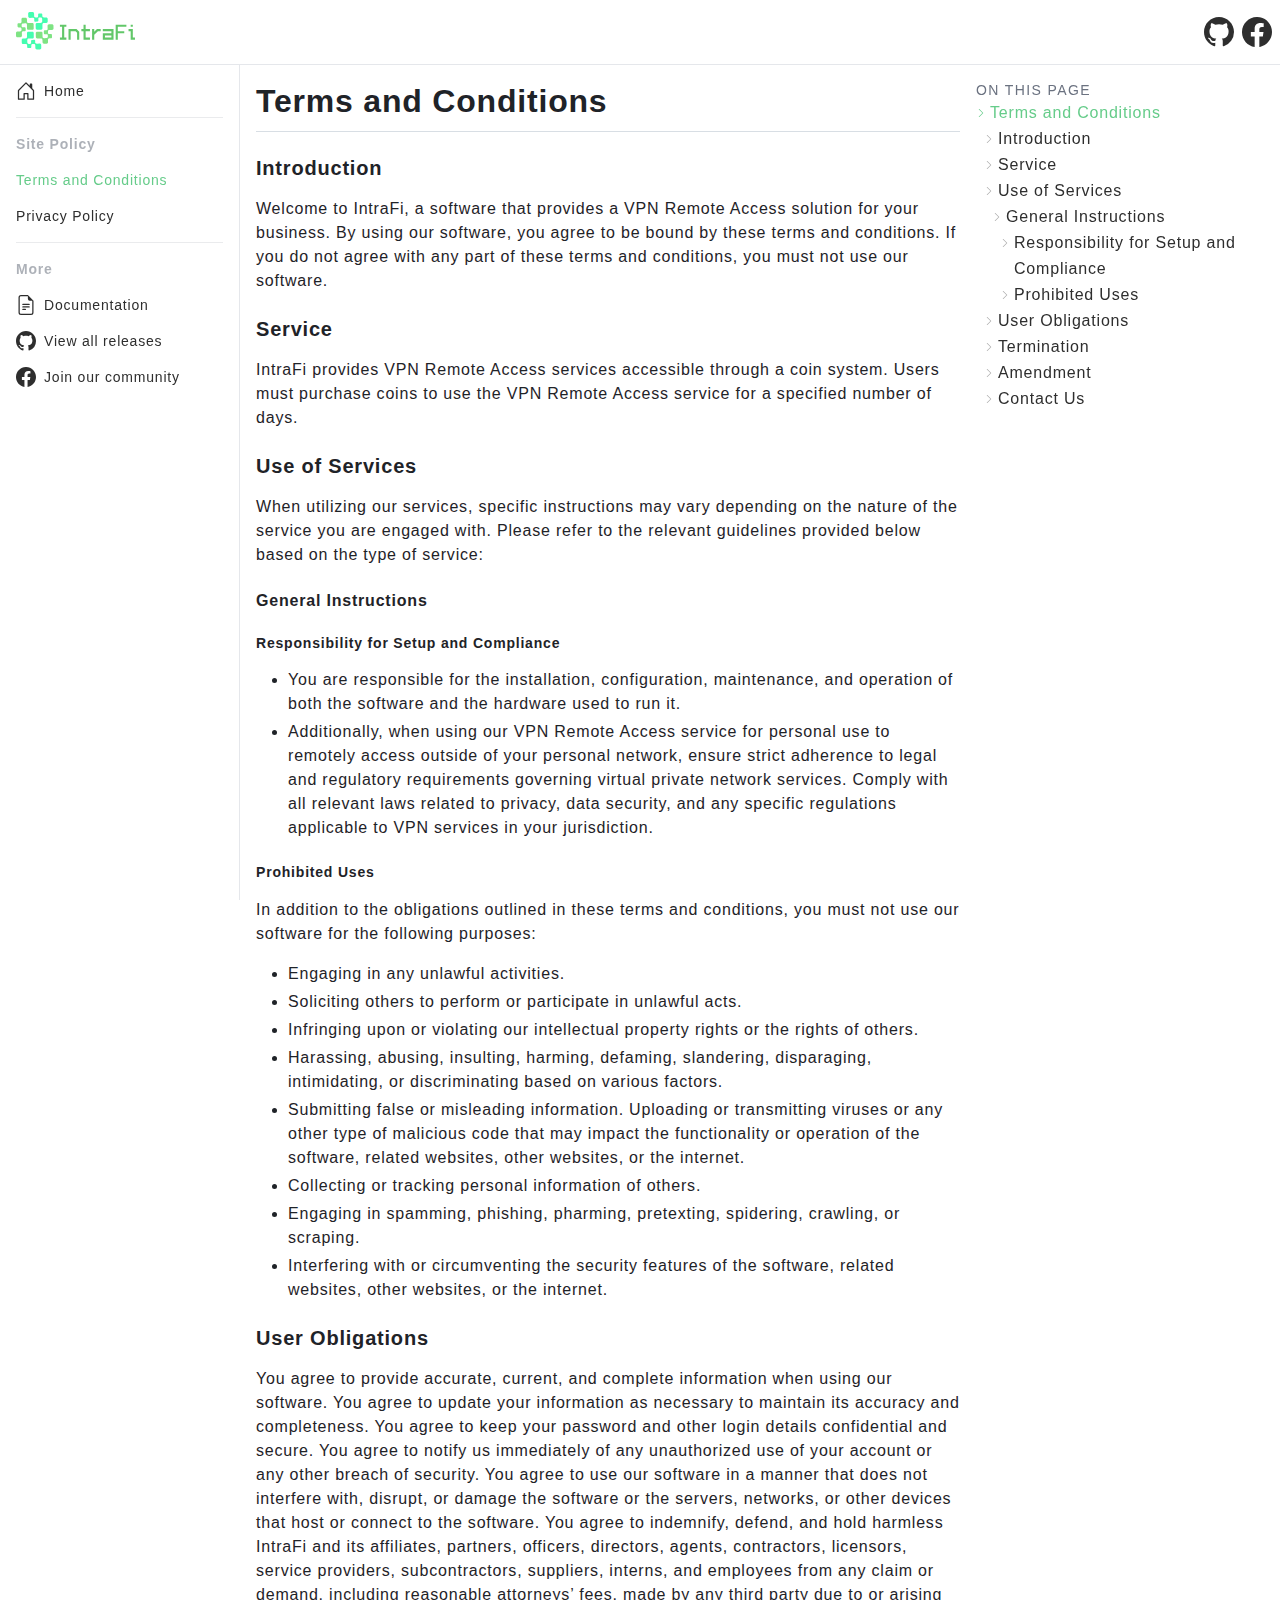
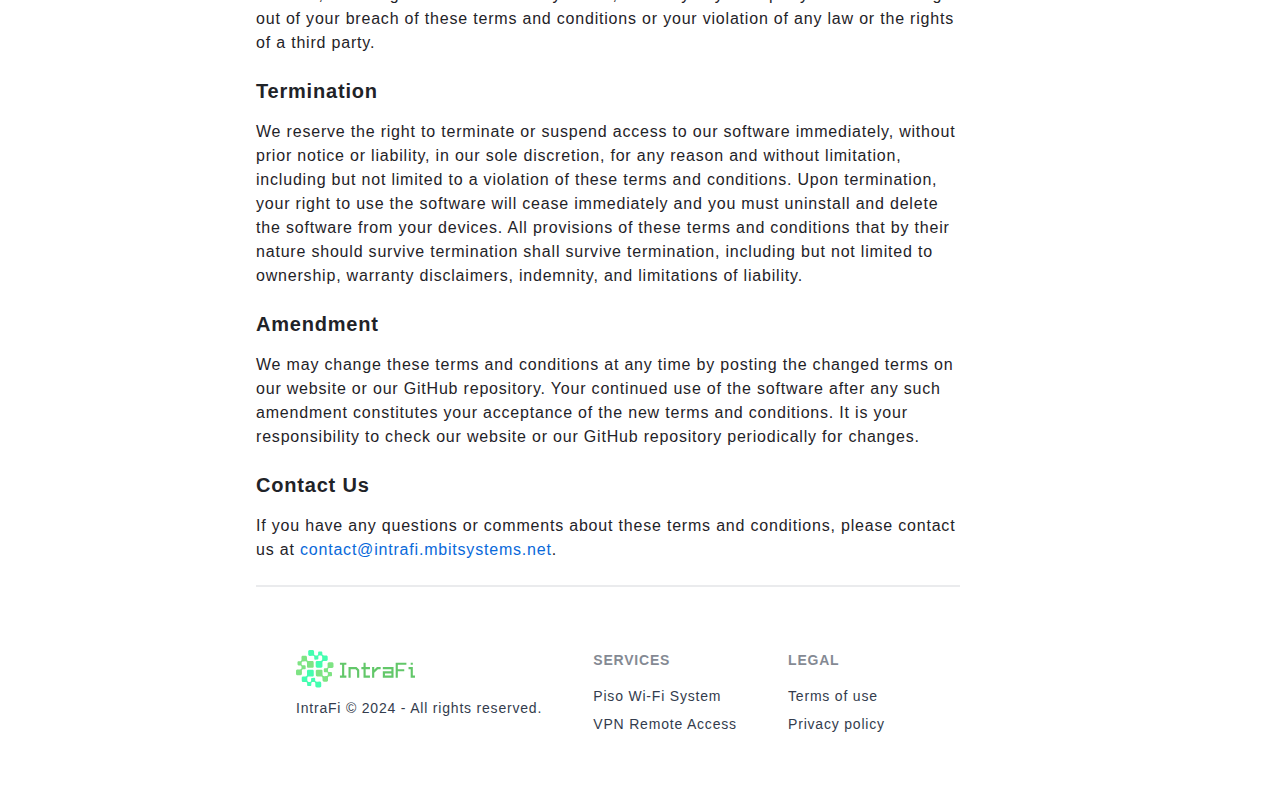
<file: site-policy/en/agreements/terms-of-conditions/index.html>
<!DOCTYPE html><html> <head><meta charset="utf-8"><meta name="viewport" content="width=device-width, initial-scale=1.0"><meta name="generator" content="Astro v4.2.3"><link rel="icon" type="image/svg+xml" href="/favicon.svg"><link rel="sitemap" href="/sitemap-index.xml"><!-- Page Metadata --><link rel="canonical" href="https://vpn.mbitsystems.net/site-policy/en/agreements/terms-of-conditions/"><!-- OpenGraph Tags --><meta property="og:title" content="Terms and Conditions | VPN Remote Access | IntraFi Documentation"><meta property="og:type" content="article"><meta property="og:url" content="https://vpn.mbitsystems.net/site-policy/en/agreements/terms-of-conditions/"><meta property="og:locale" content="en-us"><meta property="og:image" content="https://vpn.mbitsystems.net/img/IntraFi-Logo-2048x2048.png"><meta property="og:image:alt" content="IntraFi Logo"><meta property="og:description" content="Terms and Conditions for the use of our free closed-source software. Review guidelines for software usage, resale restrictions, and user responsibilities."><meta property="og:site_name" content="VPN Remote Access | IntraFi Documentation"><meta name="description" content="Terms and Conditions for the use of our free closed-source software. Review guidelines for software usage, resale restrictions, and user responsibilities."><title>Terms and Conditions | VPN Remote Access | IntraFi Documentation</title><meta name="astro-view-transitions-enabled" content="true"><meta name="astro-view-transitions-fallback" content="animate"><link rel="stylesheet" href="/_astro/_slug_.Hk5b4k3O.css" />
<link rel="stylesheet" href="/_astro/login.4l8Kx0HV.css" /><script type="module" src="/_astro/hoisted.l-JsOPk0.js"></script></head> <body> <div class="flex min-h-screen flex-col"> <div class="flex-grow bg-base-100"> <div class="drawer antialiased lg:drawer-open">  <input id="layout-sidebar" type="checkbox" class="drawer-toggle"> <div class="drawer-content relative flex-grow">  <div class="sticky top-0 z-50 w-full border-b bg-base-100"> <nav id="top-sidebar" class="navbar flex">  <div class="mr-px flex-none lg:hidden"> <label for="layout-sidebar" class="btn btn-square btn-ghost mr-2 flex w-5 justify-start"> <svg viewBox="0 0 16 16" width="20" height="20" astro-icon="bi:list"><path fill="currentColor" fill-rule="evenodd" d="M2.5 12a.5.5 0 0 1 .5-.5h10a.5.5 0 0 1 0 1H3a.5.5 0 0 1-.5-.5zm0-4a.5.5 0 0 1 .5-.5h10a.5.5 0 0 1 0 1H3a.5.5 0 0 1-.5-.5zm0-4a.5.5 0 0 1 .5-.5h10a.5.5 0 0 1 0 1H3a.5.5 0 0 1-.5-.5z"/></svg> </label> </div>  <div class="flex-1"> <div class="lg:invisible"> <a href="/"><div class="flex text-transparent"><svg xmlns="http://www.w3.org/2000/svg" width="40" height="40" viewBox="0 0 400 400" zoomAndPan="magnify" preserveAspectRatio="xMidYMid meet" version="1.0"><rect x="-37.5" width="450" fill="currentColor" y="-37.499999" height="449.999989" fill-opacity="1"></rect><rect x="-37.5" width="450" fill="currentColor" y="-37.499999" height="449.999989" fill-opacity="1"></rect><rect x="-37.5" width="450" fill="currentColor" y="-37.499999" height="449.999989" fill-opacity="1"></rect><path fill="#44fdaf" d="M 209.84375 109.902344 L 243.660156 109.300781 C 255.738281 109.300781 262.378906 106.882812 262.378906 90.578125 L 261.773438 74.273438 C 261.773438 62.800781 258.152344 56.160156 246.074219 56.160156 L 236.414062 56.160156 C 225.542969 56.160156 223.128906 60.386719 223.730469 69.445312 L 223.730469 85.75 C 223.730469 91.183594 219.503906 96.015625 213.464844 96.015625 L 192.933594 96.617188 C 187.5 96.617188 182.667969 92.390625 182.667969 86.351562 L 182.667969 71.257812 C 182.667969 57.367188 171.800781 58.574219 162.136719 58.574219 L 137.378906 59.179688 C 129.527344 59.179688 122.886719 53.140625 122.28125 44.6875 L 121.679688 15.097656 C 121.679688 7.246094 127.71875 0.605469 136.171875 0 L 165.761719 -0.605469 C 173.609375 -0.605469 180.253906 5.433594 180.859375 13.890625 L 181.460938 38.042969 C 181.460938 48.914062 183.875 54.953125 197.765625 54.953125 L 205.617188 54.953125 C 215.277344 54.953125 221.316406 51.933594 221.316406 40.457031 L 221.316406 25.363281 C 221.316406 19.925781 225.542969 15.097656 231.582031 15.097656 L 252.71875 14.492188 C 258.152344 14.492188 262.984375 18.71875 262.984375 24.757812 L 262.984375 38.648438 C 262.984375 51.933594 270.230469 55.554688 283.515625 54.953125 L 302.839844 54.347656 C 310.085938 54.347656 316.726562 60.386719 316.726562 67.632812 L 317.332031 95.410156 C 317.332031 102.65625 311.292969 109.300781 304.046875 109.300781 L 282.910156 109.902344 C 267.210938 109.902344 264.191406 115.941406 264.191406 129.226562 L 264.792969 163.042969 C 264.792969 170.289062 259.359375 176.328125 251.507812 176.328125 L 210.445312 176.933594 C 203.199219 176.933594 197.160156 171.496094 197.160156 163.648438 L 196.558594 122.585938 C 196.558594 115.339844 201.992188 109.300781 209.84375 109.300781 Z M 209.84375 109.902344 " fill-opacity="1" fill-rule="evenodd"></path><path fill="#44fdaf" d="M 165.15625 265.097656 L 131.339844 265.699219 C 119.261719 265.699219 112.621094 268.117188 112.621094 284.421875 L 113.226562 300.726562 C 113.226562 312.199219 116.847656 318.839844 128.925781 318.839844 L 138.585938 318.839844 C 149.457031 318.839844 151.871094 314.613281 151.269531 305.554688 L 150.664062 289.25 C 150.664062 283.816406 154.890625 278.984375 160.929688 278.984375 L 181.460938 278.382812 C 186.894531 278.382812 191.726562 282.609375 191.726562 288.648438 L 191.726562 303.742188 C 191.726562 317.632812 202.597656 316.425781 212.257812 316.425781 L 237.015625 315.820312 C 244.867188 315.820312 251.507812 321.859375 252.113281 330.3125 L 252.71875 359.902344 C 252.71875 367.753906 246.679688 374.394531 238.226562 375 L 208.636719 375.605469 C 200.785156 375.605469 194.140625 369.566406 193.539062 361.109375 L 192.933594 336.957031 C 192.933594 326.085938 190.519531 320.046875 176.628906 320.046875 L 168.78125 320.046875 C 159.117188 320.046875 153.078125 323.066406 153.078125 334.542969 L 153.078125 349.636719 C 153.078125 355.074219 148.851562 359.902344 142.8125 359.902344 L 121.679688 360.507812 C 116.242188 360.507812 111.414062 356.28125 111.414062 350.242188 L 111.414062 336.351562 C 111.414062 323.066406 104.167969 319.445312 90.882812 320.046875 L 71.558594 320.652344 C 64.3125 320.652344 57.667969 314.613281 57.667969 307.367188 L 57.066406 279.589844 C 57.066406 272.34375 63.105469 265.699219 70.351562 265.699219 L 91.484375 265.097656 C 107.1875 265.097656 110.207031 259.058594 110.207031 245.773438 L 109.601562 211.957031 C 109.601562 204.710938 115.035156 198.671875 122.886719 198.671875 L 163.949219 198.066406 C 171.195312 198.066406 177.234375 203.503906 177.234375 211.351562 L 177.839844 252.414062 C 177.839844 259.660156 172.402344 265.699219 164.554688 265.699219 Z M 165.15625 265.097656 " fill-opacity="1" fill-rule="evenodd"></path><path fill="#7ee383" d="M 264.792969 208.9375 L 265.398438 242.753906 C 265.398438 254.832031 267.8125 261.472656 284.117188 261.472656 L 300.421875 260.871094 C 311.894531 260.871094 318.539062 257.246094 318.539062 245.167969 L 318.539062 235.507812 C 318.539062 224.636719 314.3125 222.222656 305.253906 222.824219 L 288.949219 223.429688 C 283.515625 223.429688 278.683594 219.203125 278.683594 213.164062 L 278.078125 192.632812 C 278.078125 187.199219 282.308594 182.367188 288.34375 182.367188 L 303.441406 182.367188 C 317.332031 182.367188 316.125 171.496094 316.125 161.835938 L 315.519531 137.078125 C 315.519531 129.226562 321.558594 122.585938 330.011719 121.980469 L 359.601562 121.375 C 367.453125 121.375 374.09375 127.414062 374.699219 135.871094 L 375.300781 165.457031 C 375.300781 173.308594 369.261719 179.953125 360.808594 180.554688 L 336.65625 181.160156 C 325.785156 181.160156 319.746094 183.574219 319.746094 197.464844 L 319.746094 205.3125 C 319.746094 214.976562 322.765625 221.015625 334.238281 221.015625 L 349.335938 221.015625 C 354.769531 221.015625 359.601562 225.242188 359.601562 231.28125 L 360.207031 252.414062 C 360.207031 257.851562 355.976562 262.679688 349.941406 262.679688 L 336.050781 262.679688 C 322.765625 262.679688 319.140625 269.925781 319.746094 283.210938 L 320.351562 302.535156 C 320.351562 309.78125 314.3125 316.425781 307.066406 316.425781 L 279.289062 317.027344 C 272.042969 317.027344 265.398438 310.992188 265.398438 303.742188 L 264.792969 282.609375 C 264.792969 266.910156 258.757812 263.890625 245.472656 263.890625 L 211.65625 264.492188 C 204.410156 264.492188 198.371094 259.058594 198.371094 251.207031 L 197.765625 210.144531 C 197.765625 202.898438 203.199219 196.859375 211.050781 196.859375 L 252.113281 196.257812 C 259.359375 196.257812 265.398438 201.691406 265.398438 209.542969 Z M 264.792969 208.9375 " fill-opacity="1" fill-rule="evenodd"></path><path fill="#7ee383" d="M 110.207031 166.0625 L 109.601562 132.246094 C 109.601562 120.167969 107.1875 113.527344 90.882812 113.527344 L 74.578125 114.128906 C 63.105469 114.128906 56.460938 117.753906 56.460938 129.832031 L 56.460938 139.492188 C 56.460938 150.363281 60.6875 152.777344 69.746094 152.175781 L 86.050781 151.570312 C 91.484375 151.570312 96.316406 155.796875 96.316406 161.835938 L 96.921875 182.367188 C 96.921875 187.800781 92.691406 192.632812 86.65625 192.632812 L 71.558594 192.632812 C 57.667969 192.632812 58.875 203.503906 58.875 213.164062 L 59.480469 237.921875 C 59.480469 245.773438 53.441406 252.414062 44.988281 253.019531 L 15.398438 253.625 C 7.546875 253.625 0.90625 247.585938 0.300781 239.128906 L -0.300781 209.542969 C -0.300781 201.691406 5.738281 195.046875 14.191406 194.445312 L 38.34375 193.839844 C 49.214844 193.839844 55.253906 191.425781 55.253906 177.535156 L 55.253906 169.6875 C 55.253906 160.023438 52.234375 153.984375 40.761719 153.984375 L 25.664062 153.984375 C 20.230469 153.984375 15.398438 149.757812 15.398438 143.71875 L 14.792969 122.585938 C 14.792969 117.148438 19.023438 112.320312 25.058594 112.320312 L 38.949219 112.320312 C 52.234375 112.320312 55.859375 105.074219 55.253906 91.789062 L 54.648438 72.464844 C 54.648438 65.21875 60.6875 58.574219 67.933594 58.574219 L 95.710938 57.972656 C 102.957031 57.972656 109.601562 64.007812 109.601562 71.257812 L 110.207031 92.390625 C 110.207031 108.09375 116.242188 111.109375 129.527344 111.109375 L 163.34375 110.507812 C 170.589844 110.507812 176.628906 115.941406 176.628906 123.792969 L 177.234375 164.855469 C 177.234375 172.101562 171.800781 178.140625 163.949219 178.140625 L 122.886719 178.742188 C 115.640625 178.742188 109.601562 173.308594 109.601562 165.457031 Z M 110.207031 166.0625 " fill-opacity="1" fill-rule="evenodd"></path></svg><svg xmlns="http://www.w3.org/2000/svg" width="80" height="40" viewBox="80 80 200 200" zoomAndPan="magnify" preserveAspectRatio="xMidYMid meet" version="1.0"><defs><g></g></defs><g fill="#62c769" fill-opacity="1"><g transform="translate(-11.029857, 218.564271)"><g><path d="M 10.71875 -75.046875 L 42.875 -75.046875 L 42.875 -64.3125 L 32.15625 -64.3125 L 32.15625 -10.71875 L 42.875 -10.71875 L 42.875 0 L 10.71875 0 L 10.71875 -10.71875 L 21.4375 -10.71875 L 21.4375 -64.3125 L 10.71875 -64.3125 Z M 10.71875 -75.046875 "></path></g></g></g><g fill="#62c769" fill-opacity="1"><g transform="translate(31.846184, 218.564271)"><g><path d="M 10.71875 -53.59375 L 50.59375 -53.59375 L 64.3125 -39.875 L 64.3125 0 L 53.59375 0 L 53.59375 -35.15625 L 45.875 -42.875 L 21.4375 -42.875 L 21.4375 0 L 10.71875 0 Z M 10.71875 -53.59375 "></path></g></g></g><g fill="#62c769" fill-opacity="1"><g transform="translate(96.160232, 218.564271)"><g><path d="M 21.4375 -75.046875 L 32.15625 -75.046875 L 32.15625 -53.59375 L 53.59375 -53.59375 L 53.59375 -42.875 L 32.15625 -42.875 L 32.15625 -10.71875 L 53.59375 -10.71875 L 53.59375 0 L 21.4375 0 L 21.4375 -42.875 L 10.71875 -42.875 L 10.71875 -53.59375 L 21.4375 -53.59375 Z M 21.4375 -75.046875 "></path></g></g></g><g fill="#62c769" fill-opacity="1"><g transform="translate(149.755276, 218.564271)"><g><path d="M 10.71875 -53.59375 L 21.4375 -53.59375 L 21.4375 -39.875 L 35.15625 -53.59375 L 53.59375 -53.59375 L 53.59375 -42.875 L 39.875 -42.875 L 21.4375 -24.4375 L 21.4375 0 L 10.71875 0 Z M 10.71875 -53.59375 "></path></g></g></g><g fill="#62c769" fill-opacity="1"><g transform="translate(203.350321, 218.564271)"><g><path d="M 21.4375 -21.4375 L 21.4375 -10.71875 L 53.59375 -10.71875 L 53.59375 -21.4375 Z M 10.71875 -53.59375 L 64.3125 -53.59375 L 64.3125 0 L 10.71875 0 L 10.71875 -32.15625 L 53.59375 -32.15625 L 53.59375 -42.875 L 10.71875 -42.875 Z M 10.71875 -53.59375 "></path></g></g></g><g fill="#62c769" fill-opacity="1"><g transform="translate(267.664369, 218.564271)"><g><path d="M 10.71875 -75.046875 L 64.3125 -75.046875 L 64.3125 -64.3125 L 21.4375 -64.3125 L 21.4375 -42.875 L 53.59375 -42.875 L 53.59375 -32.15625 L 21.4375 -32.15625 L 21.4375 0 L 10.71875 0 Z M 10.71875 -75.046875 "></path></g></g></g><g fill="#62c769" fill-opacity="1"><g transform="translate(331.978417, 218.564271)"><g><path d="M 10.71875 -53.59375 L 32.15625 -53.59375 L 32.15625 -10.71875 L 42.875 -10.71875 L 42.875 0 L 21.4375 0 L 21.4375 -42.875 L 10.71875 -42.875 Z M 21.4375 -75.046875 L 32.15625 -75.046875 L 32.15625 -64.3125 L 21.4375 -64.3125 Z M 21.4375 -75.046875 "></path></g></g></g></svg></div></a> </div> </div>  <!-- <div class="hidden w-full justify-center lg:flex">
              <div class="navbar-center hidden lg:flex">
                <ul class="menu menu-horizontal p-0">Center Menu</ul>
              </div>
            </div> -->  <div class="hidden sm:flex"> <ul class="flex gap-2"> <li class="flex items-center"> <a href="https://github.com/IntraFi/PisoWiFiVendo/" target="_blank" rel="noreferrer"> <svg viewBox="0 0 16 16" width="30" height="30" astro-icon="bi:github"><path fill="currentColor" d="M8 0C3.58 0 0 3.58 0 8c0 3.54 2.29 6.53 5.47 7.59.4.07.55-.17.55-.38 0-.19-.01-.82-.01-1.49-2.01.37-2.53-.49-2.69-.94-.09-.23-.48-.94-.82-1.13-.28-.15-.68-.52-.01-.53.63-.01 1.08.58 1.23.82.72 1.21 1.87.87 2.33.66.07-.52.28-.87.51-1.07-1.78-.2-3.64-.89-3.64-3.95 0-.87.31-1.59.82-2.15-.08-.2-.36-1.02.08-2.12 0 0 .67-.21 2.2.82.64-.18 1.32-.27 2-.27.68 0 1.36.09 2 .27 1.53-1.04 2.2-.82 2.2-.82.44 1.1.16 1.92.08 2.12.51.56.82 1.27.82 2.15 0 3.07-1.87 3.75-3.65 3.95.29.25.54.73.54 1.48 0 1.07-.01 1.93-.01 2.2 0 .21.15.46.55.38A8.012 8.012 0 0 0 16 8c0-4.42-3.58-8-8-8z"/></svg> </a> </li> <li class="flex items-center"> <a href="https://www.facebook.com/groups/intrafi" target="_blank" rel="noreferrer"> <svg viewBox="0 0 16 16" width="30" height="30" astro-icon="bi:facebook"><path fill="currentColor" d="M16 8.049c0-4.446-3.582-8.05-8-8.05C3.58 0-.002 3.603-.002 8.05c0 4.017 2.926 7.347 6.75 7.951v-5.625h-2.03V8.05H6.75V6.275c0-2.017 1.195-3.131 3.022-3.131.876 0 1.791.157 1.791.157v1.98h-1.009c-.993 0-1.303.621-1.303 1.258v1.51h2.218l-.354 2.326H9.25V16c3.824-.604 6.75-3.934 6.75-7.951z"/></svg> </a> </li> </ul> </div> </nav> </div>  <main class="container mx-auto flex-1 p-4">  <div class="grid grid-flow-col gap-4"> <div class="grid gap-4"> <div class="xl:hidden"> <div title="Table of Contents" class="anchorGroup"> <h2 class="text-sm tracking-widest text-gray-500 uppercase">On This Page</h2> <h3> <a href="#terms-and-conditions" class="tocAnchorLinks link-hover link flex gap-1"> <span class="pt-2 text-primary"> <svg viewBox="0 0 16 16" width="10" height="10" astro-icon="bi:chevron-right"><path fill="currentColor" fill-rule="evenodd" d="M4.646 1.646a.5.5 0 0 1 .708 0l6 6a.5.5 0 0 1 0 .708l-6 6a.5.5 0 0 1-.708-.708L10.293 8 4.646 2.354a.5.5 0 0 1 0-.708z"/></svg> </span> Terms and Conditions </a> </h3> <ul> <li class="pl-2"> <a href="#introduction" class="tocAnchorLinks link-hover link flex gap-1"> <span class="pt-2 opacity-40"> <svg viewBox="0 0 16 16" width="10" height="10" astro-icon="bi:chevron-right"><path fill="currentColor" fill-rule="evenodd" d="M4.646 1.646a.5.5 0 0 1 .708 0l6 6a.5.5 0 0 1 0 .708l-6 6a.5.5 0 0 1-.708-.708L10.293 8 4.646 2.354a.5.5 0 0 1 0-.708z"/></svg> </span> Introduction </a> </li><li class="pl-2"> <a href="#service" class="tocAnchorLinks link-hover link flex gap-1"> <span class="pt-2 opacity-40"> <svg viewBox="0 0 16 16" width="10" height="10" astro-icon="bi:chevron-right"><path fill="currentColor" fill-rule="evenodd" d="M4.646 1.646a.5.5 0 0 1 .708 0l6 6a.5.5 0 0 1 0 .708l-6 6a.5.5 0 0 1-.708-.708L10.293 8 4.646 2.354a.5.5 0 0 1 0-.708z"/></svg> </span> Service </a> </li><li class="pl-2"> <a href="#use-of-services" class="tocAnchorLinks link-hover link flex gap-1"> <span class="pt-2 opacity-40"> <svg viewBox="0 0 16 16" width="10" height="10" astro-icon="bi:chevron-right"><path fill="currentColor" fill-rule="evenodd" d="M4.646 1.646a.5.5 0 0 1 .708 0l6 6a.5.5 0 0 1 0 .708l-6 6a.5.5 0 0 1-.708-.708L10.293 8 4.646 2.354a.5.5 0 0 1 0-.708z"/></svg> </span> Use of Services </a> </li><li class="pl-4"> <a href="#general-instructions" class="tocAnchorLinks link-hover link flex gap-1"> <span class="pt-2 opacity-40"> <svg viewBox="0 0 16 16" width="10" height="10" astro-icon="bi:chevron-right"><path fill="currentColor" fill-rule="evenodd" d="M4.646 1.646a.5.5 0 0 1 .708 0l6 6a.5.5 0 0 1 0 .708l-6 6a.5.5 0 0 1-.708-.708L10.293 8 4.646 2.354a.5.5 0 0 1 0-.708z"/></svg> </span> General Instructions </a> </li><li class="pl-6"> <a href="#responsibility-for-setup-and-compliance" class="tocAnchorLinks link-hover link flex gap-1"> <span class="pt-2 opacity-40"> <svg viewBox="0 0 16 16" width="10" height="10" astro-icon="bi:chevron-right"><path fill="currentColor" fill-rule="evenodd" d="M4.646 1.646a.5.5 0 0 1 .708 0l6 6a.5.5 0 0 1 0 .708l-6 6a.5.5 0 0 1-.708-.708L10.293 8 4.646 2.354a.5.5 0 0 1 0-.708z"/></svg> </span> Responsibility for Setup and Compliance </a> </li><li class="pl-6"> <a href="#prohibited-uses" class="tocAnchorLinks link-hover link flex gap-1"> <span class="pt-2 opacity-40"> <svg viewBox="0 0 16 16" width="10" height="10" astro-icon="bi:chevron-right"><path fill="currentColor" fill-rule="evenodd" d="M4.646 1.646a.5.5 0 0 1 .708 0l6 6a.5.5 0 0 1 0 .708l-6 6a.5.5 0 0 1-.708-.708L10.293 8 4.646 2.354a.5.5 0 0 1 0-.708z"/></svg> </span> Prohibited Uses </a> </li><li class="pl-2"> <a href="#user-obligations" class="tocAnchorLinks link-hover link flex gap-1"> <span class="pt-2 opacity-40"> <svg viewBox="0 0 16 16" width="10" height="10" astro-icon="bi:chevron-right"><path fill="currentColor" fill-rule="evenodd" d="M4.646 1.646a.5.5 0 0 1 .708 0l6 6a.5.5 0 0 1 0 .708l-6 6a.5.5 0 0 1-.708-.708L10.293 8 4.646 2.354a.5.5 0 0 1 0-.708z"/></svg> </span> User Obligations </a> </li><li class="pl-2"> <a href="#termination" class="tocAnchorLinks link-hover link flex gap-1"> <span class="pt-2 opacity-40"> <svg viewBox="0 0 16 16" width="10" height="10" astro-icon="bi:chevron-right"><path fill="currentColor" fill-rule="evenodd" d="M4.646 1.646a.5.5 0 0 1 .708 0l6 6a.5.5 0 0 1 0 .708l-6 6a.5.5 0 0 1-.708-.708L10.293 8 4.646 2.354a.5.5 0 0 1 0-.708z"/></svg> </span> Termination </a> </li><li class="pl-2"> <a href="#amendment" class="tocAnchorLinks link-hover link flex gap-1"> <span class="pt-2 opacity-40"> <svg viewBox="0 0 16 16" width="10" height="10" astro-icon="bi:chevron-right"><path fill="currentColor" fill-rule="evenodd" d="M4.646 1.646a.5.5 0 0 1 .708 0l6 6a.5.5 0 0 1 0 .708l-6 6a.5.5 0 0 1-.708-.708L10.293 8 4.646 2.354a.5.5 0 0 1 0-.708z"/></svg> </span> Amendment </a> </li><li class="pl-2"> <a href="#contact-us" class="tocAnchorLinks link-hover link flex gap-1"> <span class="pt-2 opacity-40"> <svg viewBox="0 0 16 16" width="10" height="10" astro-icon="bi:chevron-right"><path fill="currentColor" fill-rule="evenodd" d="M4.646 1.646a.5.5 0 0 1 .708 0l6 6a.5.5 0 0 1 0 .708l-6 6a.5.5 0 0 1-.708-.708L10.293 8 4.646 2.354a.5.5 0 0 1 0-.708z"/></svg> </span> Contact Us </a> </li> </ul> </div> </div> <div> <article id="md-content" class="markdown-body anchorContent !bg-base-100">  <h1 id="terms-and-conditions">Terms and Conditions</h1>
<h3 id="introduction">Introduction</h3>
<p>Welcome to IntraFi, a software that provides a VPN Remote Access solution for your business. By using our software, you agree to be bound by these terms and conditions. If you do not agree with any part of these terms and conditions, you must not use our software.</p>
<h3 id="service">Service</h3>
<p>IntraFi provides VPN Remote Access services accessible through a coin system. Users must purchase coins to use the VPN Remote Access service for a specified number of days.</p>
<h3 id="use-of-services">Use of Services</h3>
<p>When utilizing our services, specific instructions may vary depending on the nature of the service you are engaged with. Please refer to the relevant guidelines provided below based on the type of service:</p>
<h4 id="general-instructions">General Instructions</h4>
<h5 id="responsibility-for-setup-and-compliance">Responsibility for Setup and Compliance</h5>
<ul>
<li>You are responsible for the installation, configuration, maintenance, and operation of both the software and the hardware used to run it.</li>
<li>Additionally, when using our VPN Remote Access service for personal use to remotely access outside of your personal network, ensure strict adherence to legal and regulatory requirements governing virtual private network services. Comply with all relevant laws related to privacy, data security, and any specific regulations applicable to VPN services in your jurisdiction.</li>
</ul>
<h5 id="prohibited-uses">Prohibited Uses</h5>
<p>In addition to the obligations outlined in these terms and conditions, you must not use our software for the following purposes:</p>
<ul>
<li>Engaging in any unlawful activities.</li>
<li>Soliciting others to perform or participate in unlawful acts.</li>
<li>Infringing upon or violating our intellectual property rights or the rights of others.</li>
<li>Harassing, abusing, insulting, harming, defaming, slandering, disparaging, intimidating, or discriminating based on various factors.</li>
<li>Submitting false or misleading information.
Uploading or transmitting viruses or any other type of malicious code that may impact the functionality or operation of the software, related websites, other websites, or the internet.</li>
<li>Collecting or tracking personal information of others.</li>
<li>Engaging in spamming, phishing, pharming, pretexting, spidering, crawling, or scraping.</li>
<li>Interfering with or circumventing the security features of the software, related websites, other websites, or the internet.</li>
</ul>
<h3 id="user-obligations">User Obligations</h3>
<p>You agree to provide accurate, current, and complete information when using our software. You agree to update your information as necessary to maintain its accuracy and completeness.
You agree to keep your password and other login details confidential and secure. You agree to notify us immediately of any unauthorized use of your account or any other breach of security.
You agree to use our software in a manner that does not interfere with, disrupt, or damage the software or the servers, networks, or other devices that host or connect to the software.
You agree to indemnify, defend, and hold harmless IntraFi and its affiliates, partners, officers, directors, agents, contractors, licensors, service providers, subcontractors, suppliers, interns, and employees from any claim or demand, including reasonable attorneys’ fees, made by any third party due to or arising out of your breach of these terms and conditions or your violation of any law or the rights of a third party.</p>
<h3 id="termination">Termination</h3>
<p>We reserve the right to terminate or suspend access to our software immediately, without prior notice or liability, in our sole discretion, for any reason and without limitation, including but not limited to a violation of these terms and conditions.
Upon termination, your right to use the software will cease immediately and you must uninstall and delete the software from your devices. All provisions of these terms and conditions that by their nature should survive termination shall survive termination, including but not limited to ownership, warranty disclaimers, indemnity, and limitations of liability.</p>
<h3 id="amendment">Amendment</h3>
<p>We may change these terms and conditions at any time by posting the changed terms on our website or our GitHub repository. Your continued use of the software after any such amendment constitutes your acceptance of the new terms and conditions. It is your responsibility to check our website or our GitHub repository periodically for changes.</p>
<h3 id="contact-us">Contact Us</h3>
<p>If you have any questions or comments about these terms and conditions, please contact us at <a href="mailto:contact@intrafi.mbitsystems.net">contact@intrafi.mbitsystems.net</a>.</p>  </article> <div class="divider"></div> <footer class="footer bg-base-100 p-10 text-base-content"> <aside> <a href="/"><div class="flex text-transparent"><svg xmlns="http://www.w3.org/2000/svg" width="40" height="40" viewBox="0 0 400 400" zoomAndPan="magnify" preserveAspectRatio="xMidYMid meet" version="1.0"><rect x="-37.5" width="450" fill="currentColor" y="-37.499999" height="449.999989" fill-opacity="1"></rect><rect x="-37.5" width="450" fill="currentColor" y="-37.499999" height="449.999989" fill-opacity="1"></rect><rect x="-37.5" width="450" fill="currentColor" y="-37.499999" height="449.999989" fill-opacity="1"></rect><path fill="#44fdaf" d="M 209.84375 109.902344 L 243.660156 109.300781 C 255.738281 109.300781 262.378906 106.882812 262.378906 90.578125 L 261.773438 74.273438 C 261.773438 62.800781 258.152344 56.160156 246.074219 56.160156 L 236.414062 56.160156 C 225.542969 56.160156 223.128906 60.386719 223.730469 69.445312 L 223.730469 85.75 C 223.730469 91.183594 219.503906 96.015625 213.464844 96.015625 L 192.933594 96.617188 C 187.5 96.617188 182.667969 92.390625 182.667969 86.351562 L 182.667969 71.257812 C 182.667969 57.367188 171.800781 58.574219 162.136719 58.574219 L 137.378906 59.179688 C 129.527344 59.179688 122.886719 53.140625 122.28125 44.6875 L 121.679688 15.097656 C 121.679688 7.246094 127.71875 0.605469 136.171875 0 L 165.761719 -0.605469 C 173.609375 -0.605469 180.253906 5.433594 180.859375 13.890625 L 181.460938 38.042969 C 181.460938 48.914062 183.875 54.953125 197.765625 54.953125 L 205.617188 54.953125 C 215.277344 54.953125 221.316406 51.933594 221.316406 40.457031 L 221.316406 25.363281 C 221.316406 19.925781 225.542969 15.097656 231.582031 15.097656 L 252.71875 14.492188 C 258.152344 14.492188 262.984375 18.71875 262.984375 24.757812 L 262.984375 38.648438 C 262.984375 51.933594 270.230469 55.554688 283.515625 54.953125 L 302.839844 54.347656 C 310.085938 54.347656 316.726562 60.386719 316.726562 67.632812 L 317.332031 95.410156 C 317.332031 102.65625 311.292969 109.300781 304.046875 109.300781 L 282.910156 109.902344 C 267.210938 109.902344 264.191406 115.941406 264.191406 129.226562 L 264.792969 163.042969 C 264.792969 170.289062 259.359375 176.328125 251.507812 176.328125 L 210.445312 176.933594 C 203.199219 176.933594 197.160156 171.496094 197.160156 163.648438 L 196.558594 122.585938 C 196.558594 115.339844 201.992188 109.300781 209.84375 109.300781 Z M 209.84375 109.902344 " fill-opacity="1" fill-rule="evenodd"></path><path fill="#44fdaf" d="M 165.15625 265.097656 L 131.339844 265.699219 C 119.261719 265.699219 112.621094 268.117188 112.621094 284.421875 L 113.226562 300.726562 C 113.226562 312.199219 116.847656 318.839844 128.925781 318.839844 L 138.585938 318.839844 C 149.457031 318.839844 151.871094 314.613281 151.269531 305.554688 L 150.664062 289.25 C 150.664062 283.816406 154.890625 278.984375 160.929688 278.984375 L 181.460938 278.382812 C 186.894531 278.382812 191.726562 282.609375 191.726562 288.648438 L 191.726562 303.742188 C 191.726562 317.632812 202.597656 316.425781 212.257812 316.425781 L 237.015625 315.820312 C 244.867188 315.820312 251.507812 321.859375 252.113281 330.3125 L 252.71875 359.902344 C 252.71875 367.753906 246.679688 374.394531 238.226562 375 L 208.636719 375.605469 C 200.785156 375.605469 194.140625 369.566406 193.539062 361.109375 L 192.933594 336.957031 C 192.933594 326.085938 190.519531 320.046875 176.628906 320.046875 L 168.78125 320.046875 C 159.117188 320.046875 153.078125 323.066406 153.078125 334.542969 L 153.078125 349.636719 C 153.078125 355.074219 148.851562 359.902344 142.8125 359.902344 L 121.679688 360.507812 C 116.242188 360.507812 111.414062 356.28125 111.414062 350.242188 L 111.414062 336.351562 C 111.414062 323.066406 104.167969 319.445312 90.882812 320.046875 L 71.558594 320.652344 C 64.3125 320.652344 57.667969 314.613281 57.667969 307.367188 L 57.066406 279.589844 C 57.066406 272.34375 63.105469 265.699219 70.351562 265.699219 L 91.484375 265.097656 C 107.1875 265.097656 110.207031 259.058594 110.207031 245.773438 L 109.601562 211.957031 C 109.601562 204.710938 115.035156 198.671875 122.886719 198.671875 L 163.949219 198.066406 C 171.195312 198.066406 177.234375 203.503906 177.234375 211.351562 L 177.839844 252.414062 C 177.839844 259.660156 172.402344 265.699219 164.554688 265.699219 Z M 165.15625 265.097656 " fill-opacity="1" fill-rule="evenodd"></path><path fill="#7ee383" d="M 264.792969 208.9375 L 265.398438 242.753906 C 265.398438 254.832031 267.8125 261.472656 284.117188 261.472656 L 300.421875 260.871094 C 311.894531 260.871094 318.539062 257.246094 318.539062 245.167969 L 318.539062 235.507812 C 318.539062 224.636719 314.3125 222.222656 305.253906 222.824219 L 288.949219 223.429688 C 283.515625 223.429688 278.683594 219.203125 278.683594 213.164062 L 278.078125 192.632812 C 278.078125 187.199219 282.308594 182.367188 288.34375 182.367188 L 303.441406 182.367188 C 317.332031 182.367188 316.125 171.496094 316.125 161.835938 L 315.519531 137.078125 C 315.519531 129.226562 321.558594 122.585938 330.011719 121.980469 L 359.601562 121.375 C 367.453125 121.375 374.09375 127.414062 374.699219 135.871094 L 375.300781 165.457031 C 375.300781 173.308594 369.261719 179.953125 360.808594 180.554688 L 336.65625 181.160156 C 325.785156 181.160156 319.746094 183.574219 319.746094 197.464844 L 319.746094 205.3125 C 319.746094 214.976562 322.765625 221.015625 334.238281 221.015625 L 349.335938 221.015625 C 354.769531 221.015625 359.601562 225.242188 359.601562 231.28125 L 360.207031 252.414062 C 360.207031 257.851562 355.976562 262.679688 349.941406 262.679688 L 336.050781 262.679688 C 322.765625 262.679688 319.140625 269.925781 319.746094 283.210938 L 320.351562 302.535156 C 320.351562 309.78125 314.3125 316.425781 307.066406 316.425781 L 279.289062 317.027344 C 272.042969 317.027344 265.398438 310.992188 265.398438 303.742188 L 264.792969 282.609375 C 264.792969 266.910156 258.757812 263.890625 245.472656 263.890625 L 211.65625 264.492188 C 204.410156 264.492188 198.371094 259.058594 198.371094 251.207031 L 197.765625 210.144531 C 197.765625 202.898438 203.199219 196.859375 211.050781 196.859375 L 252.113281 196.257812 C 259.359375 196.257812 265.398438 201.691406 265.398438 209.542969 Z M 264.792969 208.9375 " fill-opacity="1" fill-rule="evenodd"></path><path fill="#7ee383" d="M 110.207031 166.0625 L 109.601562 132.246094 C 109.601562 120.167969 107.1875 113.527344 90.882812 113.527344 L 74.578125 114.128906 C 63.105469 114.128906 56.460938 117.753906 56.460938 129.832031 L 56.460938 139.492188 C 56.460938 150.363281 60.6875 152.777344 69.746094 152.175781 L 86.050781 151.570312 C 91.484375 151.570312 96.316406 155.796875 96.316406 161.835938 L 96.921875 182.367188 C 96.921875 187.800781 92.691406 192.632812 86.65625 192.632812 L 71.558594 192.632812 C 57.667969 192.632812 58.875 203.503906 58.875 213.164062 L 59.480469 237.921875 C 59.480469 245.773438 53.441406 252.414062 44.988281 253.019531 L 15.398438 253.625 C 7.546875 253.625 0.90625 247.585938 0.300781 239.128906 L -0.300781 209.542969 C -0.300781 201.691406 5.738281 195.046875 14.191406 194.445312 L 38.34375 193.839844 C 49.214844 193.839844 55.253906 191.425781 55.253906 177.535156 L 55.253906 169.6875 C 55.253906 160.023438 52.234375 153.984375 40.761719 153.984375 L 25.664062 153.984375 C 20.230469 153.984375 15.398438 149.757812 15.398438 143.71875 L 14.792969 122.585938 C 14.792969 117.148438 19.023438 112.320312 25.058594 112.320312 L 38.949219 112.320312 C 52.234375 112.320312 55.859375 105.074219 55.253906 91.789062 L 54.648438 72.464844 C 54.648438 65.21875 60.6875 58.574219 67.933594 58.574219 L 95.710938 57.972656 C 102.957031 57.972656 109.601562 64.007812 109.601562 71.257812 L 110.207031 92.390625 C 110.207031 108.09375 116.242188 111.109375 129.527344 111.109375 L 163.34375 110.507812 C 170.589844 110.507812 176.628906 115.941406 176.628906 123.792969 L 177.234375 164.855469 C 177.234375 172.101562 171.800781 178.140625 163.949219 178.140625 L 122.886719 178.742188 C 115.640625 178.742188 109.601562 173.308594 109.601562 165.457031 Z M 110.207031 166.0625 " fill-opacity="1" fill-rule="evenodd"></path></svg><svg xmlns="http://www.w3.org/2000/svg" width="80" height="40" viewBox="80 80 200 200" zoomAndPan="magnify" preserveAspectRatio="xMidYMid meet" version="1.0"><defs><g></g></defs><g fill="#62c769" fill-opacity="1"><g transform="translate(-11.029857, 218.564271)"><g><path d="M 10.71875 -75.046875 L 42.875 -75.046875 L 42.875 -64.3125 L 32.15625 -64.3125 L 32.15625 -10.71875 L 42.875 -10.71875 L 42.875 0 L 10.71875 0 L 10.71875 -10.71875 L 21.4375 -10.71875 L 21.4375 -64.3125 L 10.71875 -64.3125 Z M 10.71875 -75.046875 "></path></g></g></g><g fill="#62c769" fill-opacity="1"><g transform="translate(31.846184, 218.564271)"><g><path d="M 10.71875 -53.59375 L 50.59375 -53.59375 L 64.3125 -39.875 L 64.3125 0 L 53.59375 0 L 53.59375 -35.15625 L 45.875 -42.875 L 21.4375 -42.875 L 21.4375 0 L 10.71875 0 Z M 10.71875 -53.59375 "></path></g></g></g><g fill="#62c769" fill-opacity="1"><g transform="translate(96.160232, 218.564271)"><g><path d="M 21.4375 -75.046875 L 32.15625 -75.046875 L 32.15625 -53.59375 L 53.59375 -53.59375 L 53.59375 -42.875 L 32.15625 -42.875 L 32.15625 -10.71875 L 53.59375 -10.71875 L 53.59375 0 L 21.4375 0 L 21.4375 -42.875 L 10.71875 -42.875 L 10.71875 -53.59375 L 21.4375 -53.59375 Z M 21.4375 -75.046875 "></path></g></g></g><g fill="#62c769" fill-opacity="1"><g transform="translate(149.755276, 218.564271)"><g><path d="M 10.71875 -53.59375 L 21.4375 -53.59375 L 21.4375 -39.875 L 35.15625 -53.59375 L 53.59375 -53.59375 L 53.59375 -42.875 L 39.875 -42.875 L 21.4375 -24.4375 L 21.4375 0 L 10.71875 0 Z M 10.71875 -53.59375 "></path></g></g></g><g fill="#62c769" fill-opacity="1"><g transform="translate(203.350321, 218.564271)"><g><path d="M 21.4375 -21.4375 L 21.4375 -10.71875 L 53.59375 -10.71875 L 53.59375 -21.4375 Z M 10.71875 -53.59375 L 64.3125 -53.59375 L 64.3125 0 L 10.71875 0 L 10.71875 -32.15625 L 53.59375 -32.15625 L 53.59375 -42.875 L 10.71875 -42.875 Z M 10.71875 -53.59375 "></path></g></g></g><g fill="#62c769" fill-opacity="1"><g transform="translate(267.664369, 218.564271)"><g><path d="M 10.71875 -75.046875 L 64.3125 -75.046875 L 64.3125 -64.3125 L 21.4375 -64.3125 L 21.4375 -42.875 L 53.59375 -42.875 L 53.59375 -32.15625 L 21.4375 -32.15625 L 21.4375 0 L 10.71875 0 Z M 10.71875 -75.046875 "></path></g></g></g><g fill="#62c769" fill-opacity="1"><g transform="translate(331.978417, 218.564271)"><g><path d="M 10.71875 -53.59375 L 32.15625 -53.59375 L 32.15625 -10.71875 L 42.875 -10.71875 L 42.875 0 L 21.4375 0 L 21.4375 -42.875 L 10.71875 -42.875 Z M 21.4375 -75.046875 L 32.15625 -75.046875 L 32.15625 -64.3125 L 21.4375 -64.3125 Z M 21.4375 -75.046875 "></path></g></g></g></svg></div></a> <!-- <p>ACME Industries Ltd.<br />Providing reliable tech since 1992</p> --> <p>IntraFi © 2024 - All rights reserved.</p> </aside> <nav> <h6 class="footer-title">Services</h6> <a class="link-hover link" href="https://intrafi.mbitsystems.net">Piso Wi-Fi System</a> <a class="link-hover link" href="https://vpn.mbitsystems.net">VPN Remote Access</a> </nav> <!-- <nav>
                <h6 class="footer-title">Company</h6>
                <a class="link-hover link">About us</a>
                <a class="link-hover link">Contact</a>
                <a class="link-hover link">Jobs</a>
                <a class="link-hover link">Press kit</a>
              </nav> --> <nav> <h6 class="footer-title">Legal</h6> <a class="link-hover link" href="/site-policy/en/agreements/terms-of-conditions"> Terms of use</a> <a class="link-hover link" href="/site-policy/en/agreements/privacy-policy"> Privacy policy</a> <!-- <a class="link-hover link">Cookie policy</a> --> </nav> </footer> </div> </div> <aside class="hidden w-72 xl:block"> <nav id="right-sidebar" class="fixed top-16 max-w-72 pt-4"> <div title="Table of Contents" class="anchorGroup"> <h2 class="text-sm tracking-widest text-gray-500 uppercase">On This Page</h2> <h3> <a href="#terms-and-conditions" class="tocAnchorLinks link-hover link flex gap-1"> <span class="pt-2 text-primary"> <svg viewBox="0 0 16 16" width="10" height="10" astro-icon="bi:chevron-right"><path fill="currentColor" fill-rule="evenodd" d="M4.646 1.646a.5.5 0 0 1 .708 0l6 6a.5.5 0 0 1 0 .708l-6 6a.5.5 0 0 1-.708-.708L10.293 8 4.646 2.354a.5.5 0 0 1 0-.708z"/></svg> </span> Terms and Conditions </a> </h3> <ul> <li class="pl-2"> <a href="#introduction" class="tocAnchorLinks link-hover link flex gap-1"> <span class="pt-2 opacity-40"> <svg viewBox="0 0 16 16" width="10" height="10" astro-icon="bi:chevron-right"><path fill="currentColor" fill-rule="evenodd" d="M4.646 1.646a.5.5 0 0 1 .708 0l6 6a.5.5 0 0 1 0 .708l-6 6a.5.5 0 0 1-.708-.708L10.293 8 4.646 2.354a.5.5 0 0 1 0-.708z"/></svg> </span> Introduction </a> </li><li class="pl-2"> <a href="#service" class="tocAnchorLinks link-hover link flex gap-1"> <span class="pt-2 opacity-40"> <svg viewBox="0 0 16 16" width="10" height="10" astro-icon="bi:chevron-right"><path fill="currentColor" fill-rule="evenodd" d="M4.646 1.646a.5.5 0 0 1 .708 0l6 6a.5.5 0 0 1 0 .708l-6 6a.5.5 0 0 1-.708-.708L10.293 8 4.646 2.354a.5.5 0 0 1 0-.708z"/></svg> </span> Service </a> </li><li class="pl-2"> <a href="#use-of-services" class="tocAnchorLinks link-hover link flex gap-1"> <span class="pt-2 opacity-40"> <svg viewBox="0 0 16 16" width="10" height="10" astro-icon="bi:chevron-right"><path fill="currentColor" fill-rule="evenodd" d="M4.646 1.646a.5.5 0 0 1 .708 0l6 6a.5.5 0 0 1 0 .708l-6 6a.5.5 0 0 1-.708-.708L10.293 8 4.646 2.354a.5.5 0 0 1 0-.708z"/></svg> </span> Use of Services </a> </li><li class="pl-4"> <a href="#general-instructions" class="tocAnchorLinks link-hover link flex gap-1"> <span class="pt-2 opacity-40"> <svg viewBox="0 0 16 16" width="10" height="10" astro-icon="bi:chevron-right"><path fill="currentColor" fill-rule="evenodd" d="M4.646 1.646a.5.5 0 0 1 .708 0l6 6a.5.5 0 0 1 0 .708l-6 6a.5.5 0 0 1-.708-.708L10.293 8 4.646 2.354a.5.5 0 0 1 0-.708z"/></svg> </span> General Instructions </a> </li><li class="pl-6"> <a href="#responsibility-for-setup-and-compliance" class="tocAnchorLinks link-hover link flex gap-1"> <span class="pt-2 opacity-40"> <svg viewBox="0 0 16 16" width="10" height="10" astro-icon="bi:chevron-right"><path fill="currentColor" fill-rule="evenodd" d="M4.646 1.646a.5.5 0 0 1 .708 0l6 6a.5.5 0 0 1 0 .708l-6 6a.5.5 0 0 1-.708-.708L10.293 8 4.646 2.354a.5.5 0 0 1 0-.708z"/></svg> </span> Responsibility for Setup and Compliance </a> </li><li class="pl-6"> <a href="#prohibited-uses" class="tocAnchorLinks link-hover link flex gap-1"> <span class="pt-2 opacity-40"> <svg viewBox="0 0 16 16" width="10" height="10" astro-icon="bi:chevron-right"><path fill="currentColor" fill-rule="evenodd" d="M4.646 1.646a.5.5 0 0 1 .708 0l6 6a.5.5 0 0 1 0 .708l-6 6a.5.5 0 0 1-.708-.708L10.293 8 4.646 2.354a.5.5 0 0 1 0-.708z"/></svg> </span> Prohibited Uses </a> </li><li class="pl-2"> <a href="#user-obligations" class="tocAnchorLinks link-hover link flex gap-1"> <span class="pt-2 opacity-40"> <svg viewBox="0 0 16 16" width="10" height="10" astro-icon="bi:chevron-right"><path fill="currentColor" fill-rule="evenodd" d="M4.646 1.646a.5.5 0 0 1 .708 0l6 6a.5.5 0 0 1 0 .708l-6 6a.5.5 0 0 1-.708-.708L10.293 8 4.646 2.354a.5.5 0 0 1 0-.708z"/></svg> </span> User Obligations </a> </li><li class="pl-2"> <a href="#termination" class="tocAnchorLinks link-hover link flex gap-1"> <span class="pt-2 opacity-40"> <svg viewBox="0 0 16 16" width="10" height="10" astro-icon="bi:chevron-right"><path fill="currentColor" fill-rule="evenodd" d="M4.646 1.646a.5.5 0 0 1 .708 0l6 6a.5.5 0 0 1 0 .708l-6 6a.5.5 0 0 1-.708-.708L10.293 8 4.646 2.354a.5.5 0 0 1 0-.708z"/></svg> </span> Termination </a> </li><li class="pl-2"> <a href="#amendment" class="tocAnchorLinks link-hover link flex gap-1"> <span class="pt-2 opacity-40"> <svg viewBox="0 0 16 16" width="10" height="10" astro-icon="bi:chevron-right"><path fill="currentColor" fill-rule="evenodd" d="M4.646 1.646a.5.5 0 0 1 .708 0l6 6a.5.5 0 0 1 0 .708l-6 6a.5.5 0 0 1-.708-.708L10.293 8 4.646 2.354a.5.5 0 0 1 0-.708z"/></svg> </span> Amendment </a> </li><li class="pl-2"> <a href="#contact-us" class="tocAnchorLinks link-hover link flex gap-1"> <span class="pt-2 opacity-40"> <svg viewBox="0 0 16 16" width="10" height="10" astro-icon="bi:chevron-right"><path fill="currentColor" fill-rule="evenodd" d="M4.646 1.646a.5.5 0 0 1 .708 0l6 6a.5.5 0 0 1 0 .708l-6 6a.5.5 0 0 1-.708-.708L10.293 8 4.646 2.354a.5.5 0 0 1 0-.708z"/></svg> </span> Contact Us </a> </li> </ul> </div> </nav> </aside> </div>  </main> </div> <div class="drawer-side z-50"> <label for="layout-sidebar" aria-label="close sidebar" class="drawer-overlay"></label> <div class="flex min-h-full w-60 flex-col bg-base-100">  <div class="mt-1 flex items-center px-4 pb-3 pt-2 lg:border-b"> <a href="/"><div class="flex text-transparent"><svg xmlns="http://www.w3.org/2000/svg" width="40" height="40" viewBox="0 0 400 400" zoomAndPan="magnify" preserveAspectRatio="xMidYMid meet" version="1.0"><rect x="-37.5" width="450" fill="currentColor" y="-37.499999" height="449.999989" fill-opacity="1"></rect><rect x="-37.5" width="450" fill="currentColor" y="-37.499999" height="449.999989" fill-opacity="1"></rect><rect x="-37.5" width="450" fill="currentColor" y="-37.499999" height="449.999989" fill-opacity="1"></rect><path fill="#44fdaf" d="M 209.84375 109.902344 L 243.660156 109.300781 C 255.738281 109.300781 262.378906 106.882812 262.378906 90.578125 L 261.773438 74.273438 C 261.773438 62.800781 258.152344 56.160156 246.074219 56.160156 L 236.414062 56.160156 C 225.542969 56.160156 223.128906 60.386719 223.730469 69.445312 L 223.730469 85.75 C 223.730469 91.183594 219.503906 96.015625 213.464844 96.015625 L 192.933594 96.617188 C 187.5 96.617188 182.667969 92.390625 182.667969 86.351562 L 182.667969 71.257812 C 182.667969 57.367188 171.800781 58.574219 162.136719 58.574219 L 137.378906 59.179688 C 129.527344 59.179688 122.886719 53.140625 122.28125 44.6875 L 121.679688 15.097656 C 121.679688 7.246094 127.71875 0.605469 136.171875 0 L 165.761719 -0.605469 C 173.609375 -0.605469 180.253906 5.433594 180.859375 13.890625 L 181.460938 38.042969 C 181.460938 48.914062 183.875 54.953125 197.765625 54.953125 L 205.617188 54.953125 C 215.277344 54.953125 221.316406 51.933594 221.316406 40.457031 L 221.316406 25.363281 C 221.316406 19.925781 225.542969 15.097656 231.582031 15.097656 L 252.71875 14.492188 C 258.152344 14.492188 262.984375 18.71875 262.984375 24.757812 L 262.984375 38.648438 C 262.984375 51.933594 270.230469 55.554688 283.515625 54.953125 L 302.839844 54.347656 C 310.085938 54.347656 316.726562 60.386719 316.726562 67.632812 L 317.332031 95.410156 C 317.332031 102.65625 311.292969 109.300781 304.046875 109.300781 L 282.910156 109.902344 C 267.210938 109.902344 264.191406 115.941406 264.191406 129.226562 L 264.792969 163.042969 C 264.792969 170.289062 259.359375 176.328125 251.507812 176.328125 L 210.445312 176.933594 C 203.199219 176.933594 197.160156 171.496094 197.160156 163.648438 L 196.558594 122.585938 C 196.558594 115.339844 201.992188 109.300781 209.84375 109.300781 Z M 209.84375 109.902344 " fill-opacity="1" fill-rule="evenodd"></path><path fill="#44fdaf" d="M 165.15625 265.097656 L 131.339844 265.699219 C 119.261719 265.699219 112.621094 268.117188 112.621094 284.421875 L 113.226562 300.726562 C 113.226562 312.199219 116.847656 318.839844 128.925781 318.839844 L 138.585938 318.839844 C 149.457031 318.839844 151.871094 314.613281 151.269531 305.554688 L 150.664062 289.25 C 150.664062 283.816406 154.890625 278.984375 160.929688 278.984375 L 181.460938 278.382812 C 186.894531 278.382812 191.726562 282.609375 191.726562 288.648438 L 191.726562 303.742188 C 191.726562 317.632812 202.597656 316.425781 212.257812 316.425781 L 237.015625 315.820312 C 244.867188 315.820312 251.507812 321.859375 252.113281 330.3125 L 252.71875 359.902344 C 252.71875 367.753906 246.679688 374.394531 238.226562 375 L 208.636719 375.605469 C 200.785156 375.605469 194.140625 369.566406 193.539062 361.109375 L 192.933594 336.957031 C 192.933594 326.085938 190.519531 320.046875 176.628906 320.046875 L 168.78125 320.046875 C 159.117188 320.046875 153.078125 323.066406 153.078125 334.542969 L 153.078125 349.636719 C 153.078125 355.074219 148.851562 359.902344 142.8125 359.902344 L 121.679688 360.507812 C 116.242188 360.507812 111.414062 356.28125 111.414062 350.242188 L 111.414062 336.351562 C 111.414062 323.066406 104.167969 319.445312 90.882812 320.046875 L 71.558594 320.652344 C 64.3125 320.652344 57.667969 314.613281 57.667969 307.367188 L 57.066406 279.589844 C 57.066406 272.34375 63.105469 265.699219 70.351562 265.699219 L 91.484375 265.097656 C 107.1875 265.097656 110.207031 259.058594 110.207031 245.773438 L 109.601562 211.957031 C 109.601562 204.710938 115.035156 198.671875 122.886719 198.671875 L 163.949219 198.066406 C 171.195312 198.066406 177.234375 203.503906 177.234375 211.351562 L 177.839844 252.414062 C 177.839844 259.660156 172.402344 265.699219 164.554688 265.699219 Z M 165.15625 265.097656 " fill-opacity="1" fill-rule="evenodd"></path><path fill="#7ee383" d="M 264.792969 208.9375 L 265.398438 242.753906 C 265.398438 254.832031 267.8125 261.472656 284.117188 261.472656 L 300.421875 260.871094 C 311.894531 260.871094 318.539062 257.246094 318.539062 245.167969 L 318.539062 235.507812 C 318.539062 224.636719 314.3125 222.222656 305.253906 222.824219 L 288.949219 223.429688 C 283.515625 223.429688 278.683594 219.203125 278.683594 213.164062 L 278.078125 192.632812 C 278.078125 187.199219 282.308594 182.367188 288.34375 182.367188 L 303.441406 182.367188 C 317.332031 182.367188 316.125 171.496094 316.125 161.835938 L 315.519531 137.078125 C 315.519531 129.226562 321.558594 122.585938 330.011719 121.980469 L 359.601562 121.375 C 367.453125 121.375 374.09375 127.414062 374.699219 135.871094 L 375.300781 165.457031 C 375.300781 173.308594 369.261719 179.953125 360.808594 180.554688 L 336.65625 181.160156 C 325.785156 181.160156 319.746094 183.574219 319.746094 197.464844 L 319.746094 205.3125 C 319.746094 214.976562 322.765625 221.015625 334.238281 221.015625 L 349.335938 221.015625 C 354.769531 221.015625 359.601562 225.242188 359.601562 231.28125 L 360.207031 252.414062 C 360.207031 257.851562 355.976562 262.679688 349.941406 262.679688 L 336.050781 262.679688 C 322.765625 262.679688 319.140625 269.925781 319.746094 283.210938 L 320.351562 302.535156 C 320.351562 309.78125 314.3125 316.425781 307.066406 316.425781 L 279.289062 317.027344 C 272.042969 317.027344 265.398438 310.992188 265.398438 303.742188 L 264.792969 282.609375 C 264.792969 266.910156 258.757812 263.890625 245.472656 263.890625 L 211.65625 264.492188 C 204.410156 264.492188 198.371094 259.058594 198.371094 251.207031 L 197.765625 210.144531 C 197.765625 202.898438 203.199219 196.859375 211.050781 196.859375 L 252.113281 196.257812 C 259.359375 196.257812 265.398438 201.691406 265.398438 209.542969 Z M 264.792969 208.9375 " fill-opacity="1" fill-rule="evenodd"></path><path fill="#7ee383" d="M 110.207031 166.0625 L 109.601562 132.246094 C 109.601562 120.167969 107.1875 113.527344 90.882812 113.527344 L 74.578125 114.128906 C 63.105469 114.128906 56.460938 117.753906 56.460938 129.832031 L 56.460938 139.492188 C 56.460938 150.363281 60.6875 152.777344 69.746094 152.175781 L 86.050781 151.570312 C 91.484375 151.570312 96.316406 155.796875 96.316406 161.835938 L 96.921875 182.367188 C 96.921875 187.800781 92.691406 192.632812 86.65625 192.632812 L 71.558594 192.632812 C 57.667969 192.632812 58.875 203.503906 58.875 213.164062 L 59.480469 237.921875 C 59.480469 245.773438 53.441406 252.414062 44.988281 253.019531 L 15.398438 253.625 C 7.546875 253.625 0.90625 247.585938 0.300781 239.128906 L -0.300781 209.542969 C -0.300781 201.691406 5.738281 195.046875 14.191406 194.445312 L 38.34375 193.839844 C 49.214844 193.839844 55.253906 191.425781 55.253906 177.535156 L 55.253906 169.6875 C 55.253906 160.023438 52.234375 153.984375 40.761719 153.984375 L 25.664062 153.984375 C 20.230469 153.984375 15.398438 149.757812 15.398438 143.71875 L 14.792969 122.585938 C 14.792969 117.148438 19.023438 112.320312 25.058594 112.320312 L 38.949219 112.320312 C 52.234375 112.320312 55.859375 105.074219 55.253906 91.789062 L 54.648438 72.464844 C 54.648438 65.21875 60.6875 58.574219 67.933594 58.574219 L 95.710938 57.972656 C 102.957031 57.972656 109.601562 64.007812 109.601562 71.257812 L 110.207031 92.390625 C 110.207031 108.09375 116.242188 111.109375 129.527344 111.109375 L 163.34375 110.507812 C 170.589844 110.507812 176.628906 115.941406 176.628906 123.792969 L 177.234375 164.855469 C 177.234375 172.101562 171.800781 178.140625 163.949219 178.140625 L 122.886719 178.742188 C 115.640625 178.742188 109.601562 173.308594 109.601562 165.457031 Z M 110.207031 166.0625 " fill-opacity="1" fill-rule="evenodd"></path></svg><svg xmlns="http://www.w3.org/2000/svg" width="80" height="40" viewBox="80 80 200 200" zoomAndPan="magnify" preserveAspectRatio="xMidYMid meet" version="1.0"><defs><g></g></defs><g fill="#62c769" fill-opacity="1"><g transform="translate(-11.029857, 218.564271)"><g><path d="M 10.71875 -75.046875 L 42.875 -75.046875 L 42.875 -64.3125 L 32.15625 -64.3125 L 32.15625 -10.71875 L 42.875 -10.71875 L 42.875 0 L 10.71875 0 L 10.71875 -10.71875 L 21.4375 -10.71875 L 21.4375 -64.3125 L 10.71875 -64.3125 Z M 10.71875 -75.046875 "></path></g></g></g><g fill="#62c769" fill-opacity="1"><g transform="translate(31.846184, 218.564271)"><g><path d="M 10.71875 -53.59375 L 50.59375 -53.59375 L 64.3125 -39.875 L 64.3125 0 L 53.59375 0 L 53.59375 -35.15625 L 45.875 -42.875 L 21.4375 -42.875 L 21.4375 0 L 10.71875 0 Z M 10.71875 -53.59375 "></path></g></g></g><g fill="#62c769" fill-opacity="1"><g transform="translate(96.160232, 218.564271)"><g><path d="M 21.4375 -75.046875 L 32.15625 -75.046875 L 32.15625 -53.59375 L 53.59375 -53.59375 L 53.59375 -42.875 L 32.15625 -42.875 L 32.15625 -10.71875 L 53.59375 -10.71875 L 53.59375 0 L 21.4375 0 L 21.4375 -42.875 L 10.71875 -42.875 L 10.71875 -53.59375 L 21.4375 -53.59375 Z M 21.4375 -75.046875 "></path></g></g></g><g fill="#62c769" fill-opacity="1"><g transform="translate(149.755276, 218.564271)"><g><path d="M 10.71875 -53.59375 L 21.4375 -53.59375 L 21.4375 -39.875 L 35.15625 -53.59375 L 53.59375 -53.59375 L 53.59375 -42.875 L 39.875 -42.875 L 21.4375 -24.4375 L 21.4375 0 L 10.71875 0 Z M 10.71875 -53.59375 "></path></g></g></g><g fill="#62c769" fill-opacity="1"><g transform="translate(203.350321, 218.564271)"><g><path d="M 21.4375 -21.4375 L 21.4375 -10.71875 L 53.59375 -10.71875 L 53.59375 -21.4375 Z M 10.71875 -53.59375 L 64.3125 -53.59375 L 64.3125 0 L 10.71875 0 L 10.71875 -32.15625 L 53.59375 -32.15625 L 53.59375 -42.875 L 10.71875 -42.875 Z M 10.71875 -53.59375 "></path></g></g></g><g fill="#62c769" fill-opacity="1"><g transform="translate(267.664369, 218.564271)"><g><path d="M 10.71875 -75.046875 L 64.3125 -75.046875 L 64.3125 -64.3125 L 21.4375 -64.3125 L 21.4375 -42.875 L 53.59375 -42.875 L 53.59375 -32.15625 L 21.4375 -32.15625 L 21.4375 0 L 10.71875 0 Z M 10.71875 -75.046875 "></path></g></g></g><g fill="#62c769" fill-opacity="1"><g transform="translate(331.978417, 218.564271)"><g><path d="M 10.71875 -53.59375 L 32.15625 -53.59375 L 32.15625 -10.71875 L 42.875 -10.71875 L 42.875 0 L 21.4375 0 L 21.4375 -42.875 L 10.71875 -42.875 Z M 21.4375 -75.046875 L 32.15625 -75.046875 L 32.15625 -64.3125 L 21.4375 -64.3125 Z M 21.4375 -75.046875 "></path></g></g></g></svg></div></a> </div> <ul class="anchorGroup menu flex-grow border-r px-0"> <li> <a href="/"> <svg viewBox="0 0 16 16" width="20" height="20" astro-icon="bi:house-door"><path fill="currentColor" d="M8.354 1.146a.5.5 0 0 0-.708 0l-6 6A.5.5 0 0 0 1.5 7.5v7a.5.5 0 0 0 .5.5h4.5a.5.5 0 0 0 .5-.5v-4h2v4a.5.5 0 0 0 .5.5H14a.5.5 0 0 0 .5-.5v-7a.5.5 0 0 0-.146-.354L13 5.793V2.5a.5.5 0 0 0-.5-.5h-1a.5.5 0 0 0-.5.5v1.293L8.354 1.146zM2.5 14V7.707l5.5-5.5 5.5 5.5V14H10v-4a.5.5 0 0 0-.5-.5h-3a.5.5 0 0 0-.5.5v4H2.5z"/></svg>
Home
</a> </li> <!-- Doc Menus --> <li></li><li class="menu-title">Site Policy</li><li class="border-l-green-400 text-primary"><a href="/site-policy/en/agreements/terms-of-conditions">Terms and Conditions</a></li><li class="hover:border-l-green-400 hover:text-primary"><a href="/site-policy/en/agreements/privacy-policy">Privacy Policy</a></li> <!-- More Menus --> <li></li> <li class="menu-title">More</li> <li> <a href="/docs/en/piso-wifi-vendo/installation/esp-device"> <svg viewBox="0 0 16 16" width="20" height="20" astro-icon="bi:file-earmark-text"><g fill="currentColor"><path d="M5.5 7a.5.5 0 0 0 0 1h5a.5.5 0 0 0 0-1h-5zM5 9.5a.5.5 0 0 1 .5-.5h5a.5.5 0 0 1 0 1h-5a.5.5 0 0 1-.5-.5zm0 2a.5.5 0 0 1 .5-.5h2a.5.5 0 0 1 0 1h-2a.5.5 0 0 1-.5-.5z"/><path d="M9.5 0H4a2 2 0 0 0-2 2v12a2 2 0 0 0 2 2h8a2 2 0 0 0 2-2V4.5L9.5 0zm0 1v2A1.5 1.5 0 0 0 11 4.5h2V14a1 1 0 0 1-1 1H4a1 1 0 0 1-1-1V2a1 1 0 0 1 1-1h5.5z"/></g></svg>
Documentation
</a> </li> <li> <a href="https://github.com/IntraFi/PisoWiFiVendo/releases" target="_blank" rel="noreferrer"> <svg viewBox="0 0 16 16" width="20" height="20" astro-icon="bi:github"><path fill="currentColor" d="M8 0C3.58 0 0 3.58 0 8c0 3.54 2.29 6.53 5.47 7.59.4.07.55-.17.55-.38 0-.19-.01-.82-.01-1.49-2.01.37-2.53-.49-2.69-.94-.09-.23-.48-.94-.82-1.13-.28-.15-.68-.52-.01-.53.63-.01 1.08.58 1.23.82.72 1.21 1.87.87 2.33.66.07-.52.28-.87.51-1.07-1.78-.2-3.64-.89-3.64-3.95 0-.87.31-1.59.82-2.15-.08-.2-.36-1.02.08-2.12 0 0 .67-.21 2.2.82.64-.18 1.32-.27 2-.27.68 0 1.36.09 2 .27 1.53-1.04 2.2-.82 2.2-.82.44 1.1.16 1.92.08 2.12.51.56.82 1.27.82 2.15 0 3.07-1.87 3.75-3.65 3.95.29.25.54.73.54 1.48 0 1.07-.01 1.93-.01 2.2 0 .21.15.46.55.38A8.012 8.012 0 0 0 16 8c0-4.42-3.58-8-8-8z"/></svg>
View all releases
</a> </li> <li> <a href="https://www.facebook.com/groups/intrafi" target="_blank" rel="noreferrer"> <svg viewBox="0 0 16 16" width="20" height="20" astro-icon="bi:facebook"><path fill="currentColor" d="M16 8.049c0-4.446-3.582-8.05-8-8.05C3.58 0-.002 3.603-.002 8.05c0 4.017 2.926 7.347 6.75 7.951v-5.625h-2.03V8.05H6.75V6.275c0-2.017 1.195-3.131 3.022-3.131.876 0 1.791.157 1.791.157v1.98h-1.009c-.993 0-1.303.621-1.303 1.258v1.51h2.218l-.354 2.326H9.25V16c3.824-.604 6.75-3.934 6.75-7.951z"/></svg>
Join our community
</a> </li> </ul> </div> </div> </div> </div> </div> <style>astro-island,astro-slot,astro-static-slot{display:contents}</style><script>(()=>{var e=async t=>{await(await t())()};(self.Astro||(self.Astro={})).only=e;window.dispatchEvent(new Event("astro:only"));})();;(()=>{var b=Object.defineProperty;var f=(c,o,i)=>o in c?b(c,o,{enumerable:!0,configurable:!0,writable:!0,value:i}):c[o]=i;var l=(c,o,i)=>(f(c,typeof o!="symbol"?o+"":o,i),i);var p;{let c={0:t=>m(t),1:t=>i(t),2:t=>new RegExp(t),3:t=>new Date(t),4:t=>new Map(i(t)),5:t=>new Set(i(t)),6:t=>BigInt(t),7:t=>new URL(t),8:t=>new Uint8Array(t),9:t=>new Uint16Array(t),10:t=>new Uint32Array(t)},o=t=>{let[e,r]=t;return e in c?c[e](r):void 0},i=t=>t.map(o),m=t=>typeof t!="object"||t===null?t:Object.fromEntries(Object.entries(t).map(([e,r])=>[e,o(r)]));customElements.get("astro-island")||customElements.define("astro-island",(p=class extends HTMLElement{constructor(){super(...arguments);l(this,"Component");l(this,"hydrator");l(this,"hydrate",async()=>{var d;if(!this.hydrator||!this.isConnected)return;let e=(d=this.parentElement)==null?void 0:d.closest("astro-island[ssr]");if(e){e.addEventListener("astro:hydrate",this.hydrate,{once:!0});return}let r=this.querySelectorAll("astro-slot"),a={},h=this.querySelectorAll("template[data-astro-template]");for(let n of h){let s=n.closest(this.tagName);s!=null&&s.isSameNode(this)&&(a[n.getAttribute("data-astro-template")||"default"]=n.innerHTML,n.remove())}for(let n of r){let s=n.closest(this.tagName);s!=null&&s.isSameNode(this)&&(a[n.getAttribute("name")||"default"]=n.innerHTML)}let u;try{u=this.hasAttribute("props")?m(JSON.parse(this.getAttribute("props"))):{}}catch(n){let s=this.getAttribute("component-url")||"<unknown>",y=this.getAttribute("component-export");throw y&&(s+=` (export ${y})`),console.error(`[hydrate] Error parsing props for component ${s}`,this.getAttribute("props"),n),n}await this.hydrator(this)(this.Component,u,a,{client:this.getAttribute("client")}),this.removeAttribute("ssr"),this.dispatchEvent(new CustomEvent("astro:hydrate"))});l(this,"unmount",()=>{this.isConnected||this.dispatchEvent(new CustomEvent("astro:unmount"))})}disconnectedCallback(){document.removeEventListener("astro:after-swap",this.unmount),document.addEventListener("astro:after-swap",this.unmount,{once:!0})}connectedCallback(){if(!this.hasAttribute("await-children")||document.readyState==="interactive"||document.readyState==="complete")this.childrenConnectedCallback();else{let e=()=>{document.removeEventListener("DOMContentLoaded",e),r.disconnect(),this.childrenConnectedCallback()},r=new MutationObserver(()=>{var a;((a=this.lastChild)==null?void 0:a.nodeType)===Node.COMMENT_NODE&&this.lastChild.nodeValue==="astro:end"&&(this.lastChild.remove(),e())});r.observe(this,{childList:!0}),document.addEventListener("DOMContentLoaded",e)}}async childrenConnectedCallback(){let e=this.getAttribute("before-hydration-url");e&&await import(e),this.start()}start(){let e=JSON.parse(this.getAttribute("opts")),r=this.getAttribute("client");if(Astro[r]===void 0){window.addEventListener(`astro:${r}`,()=>this.start(),{once:!0});return}Astro[r](async()=>{let a=this.getAttribute("renderer-url"),[h,{default:u}]=await Promise.all([import(this.getAttribute("component-url")),a?import(a):()=>()=>{}]),d=this.getAttribute("component-export")||"default";if(!d.includes("."))this.Component=h[d];else{this.Component=h;for(let n of d.split("."))this.Component=this.Component[n]}return this.hydrator=u,this.hydrate},e,this)}attributeChangedCallback(){this.hydrate()}},l(p,"observedAttributes",["props"]),p))}})();</script><astro-island uid="ZIoLSH" component-url="/_astro/AnchorScript.mf3c3Hl4.js" component-export="default" renderer-url="/_astro/client.D37iNbw1.js" props="{&quot;key&quot;:[0,&quot;/site-policy/en/agreements/terms-of-conditions/&quot;]}" ssr="" client="only" opts="{&quot;name&quot;:&quot;AnchorScript&quot;,&quot;value&quot;:&quot;preact&quot;}"></astro-island> <style>
      /* Tailwind CSS - @Base Overrides*/
      .markdown-body ol,
      .markdown-body ul,
      .markdown-body menu {
        list-style: revert;
      }

      /* https://github.com/sindresorhus/github-markdown-css?tab=readme-ov-file#usage */
      /* markdown-body class to the container of your rendered Markdown and set a width for it. GitHub uses 980px width and 45px padding, and 15px padding for mobile */
      .markdown-body {
        box-sizing: border-box;
        min-width: 200px;
        max-width: 980px;
        margin: 0 auto;
      }
    </style> </body> </html>
</file>
<file: _astro/_slug_.Hk5b4k3O.css>
.markdown-body{-ms-text-size-adjust:100%;-webkit-text-size-adjust:100%;margin:0;color:#1f2328;background-color:#fff;font-family:-apple-system,BlinkMacSystemFont,Segoe UI,Noto Sans,Helvetica,Arial,sans-serif,"Apple Color Emoji","Segoe UI Emoji";font-size:16px;line-height:1.5;word-wrap:break-word}.markdown-body .octicon{display:inline-block;fill:currentColor;vertical-align:text-bottom}.markdown-body h1:hover .anchor .octicon-link:before,.markdown-body h2:hover .anchor .octicon-link:before,.markdown-body h3:hover .anchor .octicon-link:before,.markdown-body h4:hover .anchor .octicon-link:before,.markdown-body h5:hover .anchor .octicon-link:before,.markdown-body h6:hover .anchor .octicon-link:before{width:16px;height:16px;content:" ";display:inline-block;background-color:currentColor;-webkit-mask-image:url("data:image/svg+xml,<svg xmlns='http://www.w3.org/2000/svg' viewBox='0 0 16 16' version='1.1' aria-hidden='true'><path fill-rule='evenodd' d='M7.775 3.275a.75.75 0 001.06 1.06l1.25-1.25a2 2 0 112.83 2.83l-2.5 2.5a2 2 0 01-2.83 0 .75.75 0 00-1.06 1.06 3.5 3.5 0 004.95 0l2.5-2.5a3.5 3.5 0 00-4.95-4.95l-1.25 1.25zm-4.69 9.64a2 2 0 010-2.83l2.5-2.5a2 2 0 012.83 0 .75.75 0 001.06-1.06 3.5 3.5 0 00-4.95 0l-2.5 2.5a3.5 3.5 0 004.95 4.95l1.25-1.25a.75.75 0 00-1.06-1.06l-1.25 1.25a2 2 0 01-2.83 0z'></path></svg>");mask-image:url("data:image/svg+xml,<svg xmlns='http://www.w3.org/2000/svg' viewBox='0 0 16 16' version='1.1' aria-hidden='true'><path fill-rule='evenodd' d='M7.775 3.275a.75.75 0 001.06 1.06l1.25-1.25a2 2 0 112.83 2.83l-2.5 2.5a2 2 0 01-2.83 0 .75.75 0 00-1.06 1.06 3.5 3.5 0 004.95 0l2.5-2.5a3.5 3.5 0 00-4.95-4.95l-1.25 1.25zm-4.69 9.64a2 2 0 010-2.83l2.5-2.5a2 2 0 012.83 0 .75.75 0 001.06-1.06 3.5 3.5 0 00-4.95 0l-2.5 2.5a3.5 3.5 0 004.95 4.95l1.25-1.25a.75.75 0 00-1.06-1.06l-1.25 1.25a2 2 0 01-2.83 0z'></path></svg>")}.markdown-body details,.markdown-body figcaption,.markdown-body figure{display:block}.markdown-body summary{display:list-item}.markdown-body [hidden]{display:none!important}.markdown-body a{background-color:transparent;color:#0969da;text-decoration:none}.markdown-body abbr[title]{border-bottom:none;-webkit-text-decoration:underline dotted;text-decoration:underline dotted}.markdown-body b,.markdown-body strong{font-weight:600}.markdown-body dfn{font-style:italic}.markdown-body h1{margin:.67em 0;font-weight:600;padding-bottom:.3em;font-size:2em;border-bottom:1px solid hsla(210,18%,87%,1)}.markdown-body mark{background-color:#fff8c5;color:#1f2328}.markdown-body small{font-size:90%}.markdown-body sub,.markdown-body sup{font-size:75%;line-height:0;position:relative;vertical-align:baseline}.markdown-body sub{bottom:-.25em}.markdown-body sup{top:-.5em}.markdown-body img{border-style:none;max-width:100%;box-sizing:content-box;background-color:#fff}.markdown-body code,.markdown-body kbd,.markdown-body pre,.markdown-body samp{font-family:monospace;font-size:1em}.markdown-body figure{margin:1em 40px}.markdown-body hr{box-sizing:content-box;overflow:hidden;background:transparent;border-bottom:1px solid hsla(210,18%,87%,1);height:.25em;padding:0;margin:24px 0;background-color:#d0d7de;border:0}.markdown-body input{font:inherit;margin:0;overflow:visible;font-family:inherit;font-size:inherit;line-height:inherit}.markdown-body [type=button],.markdown-body [type=reset],.markdown-body [type=submit]{-webkit-appearance:button;appearance:button}.markdown-body [type=checkbox],.markdown-body [type=radio]{box-sizing:border-box;padding:0}.markdown-body [type=number]::-webkit-inner-spin-button,.markdown-body [type=number]::-webkit-outer-spin-button{height:auto}.markdown-body [type=search]::-webkit-search-cancel-button,.markdown-body [type=search]::-webkit-search-decoration{-webkit-appearance:none;appearance:none}.markdown-body ::-webkit-input-placeholder{color:inherit;opacity:.54}.markdown-body ::-webkit-file-upload-button{-webkit-appearance:button;appearance:button;font:inherit}.markdown-body a:hover{text-decoration:underline}.markdown-body ::placeholder{color:#6e7781;opacity:1}.markdown-body hr:before{display:table;content:""}.markdown-body hr:after{display:table;clear:both;content:""}.markdown-body table{border-spacing:0;border-collapse:collapse;display:block;width:max-content;max-width:100%;overflow:auto}.markdown-body td,.markdown-body th{padding:0}.markdown-body details summary{cursor:pointer}.markdown-body details:not([open])>*:not(summary){display:none!important}.markdown-body a:focus,.markdown-body [role=button]:focus,.markdown-body input[type=radio]:focus,.markdown-body input[type=checkbox]:focus{outline:2px solid #0969da;outline-offset:-2px;box-shadow:none}.markdown-body a:focus:not(:focus-visible),.markdown-body [role=button]:focus:not(:focus-visible),.markdown-body input[type=radio]:focus:not(:focus-visible),.markdown-body input[type=checkbox]:focus:not(:focus-visible){outline:solid 1px transparent}.markdown-body a:focus-visible,.markdown-body [role=button]:focus-visible,.markdown-body input[type=radio]:focus-visible,.markdown-body input[type=checkbox]:focus-visible{outline:2px solid #0969da;outline-offset:-2px;box-shadow:none}.markdown-body a:not([class]):focus,.markdown-body a:not([class]):focus-visible,.markdown-body input[type=radio]:focus,.markdown-body input[type=radio]:focus-visible,.markdown-body input[type=checkbox]:focus,.markdown-body input[type=checkbox]:focus-visible{outline-offset:0}.markdown-body kbd{display:inline-block;padding:3px 5px;font:11px ui-monospace,SFMono-Regular,SF Mono,Menlo,Consolas,Liberation Mono,monospace;line-height:10px;color:#1f2328;vertical-align:middle;background-color:#f6f8fa;border:solid 1px rgba(175,184,193,.2);border-bottom-color:#afb8c133;border-radius:6px;box-shadow:inset 0 -1px #afb8c133}.markdown-body h1,.markdown-body h2,.markdown-body h3,.markdown-body h4,.markdown-body h5,.markdown-body h6{margin-top:24px;margin-bottom:16px;font-weight:600;line-height:1.25}.markdown-body h2{font-weight:600;padding-bottom:.3em;font-size:1.5em;border-bottom:1px solid hsla(210,18%,87%,1)}.markdown-body h3{font-weight:600;font-size:1.25em}.markdown-body h4{font-weight:600;font-size:1em}.markdown-body h5{font-weight:600;font-size:.875em}.markdown-body h6{font-weight:600;font-size:.85em;color:#656d76}.markdown-body p{margin-top:0;margin-bottom:10px}.markdown-body blockquote{margin:0;padding:0 1em;color:#656d76;border-left:.25em solid #d0d7de}.markdown-body ul,.markdown-body ol{margin-top:0;margin-bottom:0;padding-left:2em}.markdown-body ol ol,.markdown-body ul ol{list-style-type:lower-roman}.markdown-body ul ul ol,.markdown-body ul ol ol,.markdown-body ol ul ol,.markdown-body ol ol ol{list-style-type:lower-alpha}.markdown-body dd{margin-left:0}.markdown-body tt,.markdown-body code,.markdown-body samp{font-family:ui-monospace,SFMono-Regular,SF Mono,Menlo,Consolas,Liberation Mono,monospace;font-size:12px}.markdown-body pre{margin-top:0;margin-bottom:0;font-family:ui-monospace,SFMono-Regular,SF Mono,Menlo,Consolas,Liberation Mono,monospace;font-size:12px;word-wrap:normal}.markdown-body .octicon{display:inline-block;overflow:visible!important;vertical-align:text-bottom;fill:currentColor}.markdown-body input::-webkit-outer-spin-button,.markdown-body input::-webkit-inner-spin-button{margin:0;-webkit-appearance:none;appearance:none}.markdown-body .mr-2{margin-right:8px!important}.markdown-body:before{display:table;content:""}.markdown-body:after{display:table;clear:both;content:""}.markdown-body>*:first-child{margin-top:0!important}.markdown-body>*:last-child{margin-bottom:0!important}.markdown-body a:not([href]){color:inherit;text-decoration:none}.markdown-body .absent{color:#d1242f}.markdown-body .anchor{float:left;padding-right:4px;margin-left:-20px;line-height:1}.markdown-body .anchor:focus{outline:none}.markdown-body p,.markdown-body blockquote,.markdown-body ul,.markdown-body ol,.markdown-body dl,.markdown-body table,.markdown-body pre,.markdown-body details{margin-top:0;margin-bottom:16px}.markdown-body blockquote>:first-child{margin-top:0}.markdown-body blockquote>:last-child{margin-bottom:0}.markdown-body h1 .octicon-link,.markdown-body h2 .octicon-link,.markdown-body h3 .octicon-link,.markdown-body h4 .octicon-link,.markdown-body h5 .octicon-link,.markdown-body h6 .octicon-link{color:#1f2328;vertical-align:middle;visibility:hidden}.markdown-body h1:hover .anchor,.markdown-body h2:hover .anchor,.markdown-body h3:hover .anchor,.markdown-body h4:hover .anchor,.markdown-body h5:hover .anchor,.markdown-body h6:hover .anchor{text-decoration:none}.markdown-body h1:hover .anchor .octicon-link,.markdown-body h2:hover .anchor .octicon-link,.markdown-body h3:hover .anchor .octicon-link,.markdown-body h4:hover .anchor .octicon-link,.markdown-body h5:hover .anchor .octicon-link,.markdown-body h6:hover .anchor .octicon-link{visibility:visible}.markdown-body h1 tt,.markdown-body h1 code,.markdown-body h2 tt,.markdown-body h2 code,.markdown-body h3 tt,.markdown-body h3 code,.markdown-body h4 tt,.markdown-body h4 code,.markdown-body h5 tt,.markdown-body h5 code,.markdown-body h6 tt,.markdown-body h6 code{padding:0 .2em;font-size:inherit}.markdown-body summary h1,.markdown-body summary h2,.markdown-body summary h3,.markdown-body summary h4,.markdown-body summary h5,.markdown-body summary h6{display:inline-block}.markdown-body summary h1 .anchor,.markdown-body summary h2 .anchor,.markdown-body summary h3 .anchor,.markdown-body summary h4 .anchor,.markdown-body summary h5 .anchor,.markdown-body summary h6 .anchor{margin-left:-40px}.markdown-body summary h1,.markdown-body summary h2{padding-bottom:0;border-bottom:0}.markdown-body ul.no-list,.markdown-body ol.no-list{padding:0;list-style-type:none}.markdown-body ol[type="a s"]{list-style-type:lower-alpha}.markdown-body ol[type="A s"]{list-style-type:upper-alpha}.markdown-body ol[type="i s"]{list-style-type:lower-roman}.markdown-body ol[type="I s"]{list-style-type:upper-roman}.markdown-body ol[type="1"]{list-style-type:decimal}.markdown-body div>ol:not([type]){list-style-type:decimal}.markdown-body ul ul,.markdown-body ul ol,.markdown-body ol ol,.markdown-body ol ul{margin-top:0;margin-bottom:0}.markdown-body li>p{margin-top:16px}.markdown-body li+li{margin-top:.25em}.markdown-body dl{padding:0}.markdown-body dl dt{padding:0;margin-top:16px;font-size:1em;font-style:italic;font-weight:600}.markdown-body dl dd{padding:0 16px;margin-bottom:16px}.markdown-body table th{font-weight:600}.markdown-body table th,.markdown-body table td{padding:6px 13px;border:1px solid #d0d7de}.markdown-body table td>:last-child{margin-bottom:0}.markdown-body table tr{background-color:#fff;border-top:1px solid hsla(210,18%,87%,1)}.markdown-body table tr:nth-child(2n){background-color:#f6f8fa}.markdown-body table img{background-color:transparent}.markdown-body img[align=right]{padding-left:20px}.markdown-body img[align=left]{padding-right:20px}.markdown-body .emoji{max-width:none;vertical-align:text-top;background-color:transparent}.markdown-body span.frame{display:block;overflow:hidden}.markdown-body span.frame>span{display:block;float:left;width:auto;padding:7px;margin:13px 0 0;overflow:hidden;border:1px solid #d0d7de}.markdown-body span.frame span img{display:block;float:left}.markdown-body span.frame span span{display:block;padding:5px 0 0;clear:both;color:#1f2328}.markdown-body span.align-center{display:block;overflow:hidden;clear:both}.markdown-body span.align-center>span{display:block;margin:13px auto 0;overflow:hidden;text-align:center}.markdown-body span.align-center span img{margin:0 auto;text-align:center}.markdown-body span.align-right{display:block;overflow:hidden;clear:both}.markdown-body span.align-right>span{display:block;margin:13px 0 0;overflow:hidden;text-align:right}.markdown-body span.align-right span img{margin:0;text-align:right}.markdown-body span.float-left{display:block;float:left;margin-right:13px;overflow:hidden}.markdown-body span.float-left span{margin:13px 0 0}.markdown-body span.float-right{display:block;float:right;margin-left:13px;overflow:hidden}.markdown-body span.float-right>span{display:block;margin:13px auto 0;overflow:hidden;text-align:right}.markdown-body code,.markdown-body tt{padding:.2em .4em;margin:0;font-size:85%;white-space:break-spaces;background-color:#afb8c133;border-radius:6px}.markdown-body code br,.markdown-body tt br{display:none}.markdown-body del code{text-decoration:inherit}.markdown-body samp{font-size:85%}.markdown-body pre code{font-size:100%}.markdown-body pre>code{padding:0;margin:0;word-break:normal;white-space:pre;background:transparent;border:0}.markdown-body .highlight{margin-bottom:16px}.markdown-body .highlight pre{margin-bottom:0;word-break:normal}.markdown-body .highlight pre,.markdown-body pre{padding:16px;overflow:auto;font-size:85%;line-height:1.45;color:#1f2328;background-color:#f6f8fa;border-radius:6px}.markdown-body pre code,.markdown-body pre tt{display:inline;max-width:auto;padding:0;margin:0;overflow:visible;line-height:inherit;word-wrap:normal;background-color:transparent;border:0}.markdown-body .csv-data td,.markdown-body .csv-data th{padding:5px;overflow:hidden;font-size:12px;line-height:1;text-align:left;white-space:nowrap}.markdown-body .csv-data .blob-num{padding:10px 8px 9px;text-align:right;background:#fff;border:0}.markdown-body .csv-data tr{border-top:0}.markdown-body .csv-data th{font-weight:600;background:#f6f8fa;border-top:0}.markdown-body [data-footnote-ref]:before{content:"["}.markdown-body [data-footnote-ref]:after{content:"]"}.markdown-body .footnotes{font-size:12px;color:#656d76;border-top:1px solid #d0d7de}.markdown-body .footnotes ol{padding-left:16px}.markdown-body .footnotes ol ul{display:inline-block;padding-left:16px;margin-top:16px}.markdown-body .footnotes li{position:relative}.markdown-body .footnotes li:target:before{position:absolute;inset:-8px -8px -8px -24px;pointer-events:none;content:"";border:2px solid #0969da;border-radius:6px}.markdown-body .footnotes li:target{color:#1f2328}.markdown-body .footnotes .data-footnote-backref g-emoji{font-family:monospace}.markdown-body .pl-c{color:#57606a}.markdown-body .pl-c1,.markdown-body .pl-s .pl-v{color:#0550ae}.markdown-body .pl-e,.markdown-body .pl-en{color:#6639ba}.markdown-body .pl-smi,.markdown-body .pl-s .pl-s1{color:#24292f}.markdown-body .pl-ent{color:#116329}.markdown-body .pl-k{color:#cf222e}.markdown-body .pl-s,.markdown-body .pl-pds,.markdown-body .pl-s .pl-pse .pl-s1,.markdown-body .pl-sr,.markdown-body .pl-sr .pl-cce,.markdown-body .pl-sr .pl-sre,.markdown-body .pl-sr .pl-sra{color:#0a3069}.markdown-body .pl-v,.markdown-body .pl-smw{color:#953800}.markdown-body .pl-bu{color:#82071e}.markdown-body .pl-ii{color:#f6f8fa;background-color:#82071e}.markdown-body .pl-c2{color:#f6f8fa;background-color:#cf222e}.markdown-body .pl-sr .pl-cce{font-weight:700;color:#116329}.markdown-body .pl-ml{color:#3b2300}.markdown-body .pl-mh,.markdown-body .pl-mh .pl-en,.markdown-body .pl-ms{font-weight:700;color:#0550ae}.markdown-body .pl-mi{font-style:italic;color:#24292f}.markdown-body .pl-mb{font-weight:700;color:#24292f}.markdown-body .pl-md{color:#82071e;background-color:#ffebe9}.markdown-body .pl-mi1{color:#116329;background-color:#dafbe1}.markdown-body .pl-mc{color:#953800;background-color:#ffd8b5}.markdown-body .pl-mi2{color:#eaeef2;background-color:#0550ae}.markdown-body .pl-mdr{font-weight:700;color:#8250df}.markdown-body .pl-ba{color:#57606a}.markdown-body .pl-sg{color:#8c959f}.markdown-body .pl-corl{text-decoration:underline;color:#0a3069}.markdown-body g-emoji{display:inline-block;min-width:1ch;font-family:"Apple Color Emoji","Segoe UI Emoji",Segoe UI Symbol;font-size:1em;font-style:normal!important;font-weight:400;line-height:1;vertical-align:-.075em}.markdown-body g-emoji img{width:1em;height:1em}.markdown-body .task-list-item{list-style-type:none}.markdown-body .task-list-item label{font-weight:400}.markdown-body .task-list-item.enabled label{cursor:pointer}.markdown-body .task-list-item+.task-list-item{margin-top:4px}.markdown-body .task-list-item .handle{display:none}.markdown-body .task-list-item-checkbox{margin:0 .2em .25em -1.4em;vertical-align:middle}.markdown-body .contains-task-list:dir(rtl) .task-list-item-checkbox{margin:0 -1.6em .25em .2em}.markdown-body .contains-task-list{position:relative}.markdown-body .contains-task-list:hover .task-list-item-convert-container,.markdown-body .contains-task-list:focus-within .task-list-item-convert-container{display:block;width:auto;height:24px;overflow:visible;clip:auto}.markdown-body ::-webkit-calendar-picker-indicator{filter:invert(50%)}.markdown-body .markdown-alert{padding:8px 16px;margin-bottom:16px;color:inherit;border-left:.25em solid #d0d7de}.markdown-body .markdown-alert>:first-child{margin-top:0}.markdown-body .markdown-alert>:last-child{margin-bottom:0}.markdown-body .markdown-alert .markdown-alert-title{display:flex;font-weight:500;align-items:center;line-height:1}.markdown-body .markdown-alert.markdown-alert-note{border-left-color:#0969da}.markdown-body .markdown-alert.markdown-alert-note .markdown-alert-title{color:#0969da}.markdown-body .markdown-alert.markdown-alert-important{border-left-color:#8250df}.markdown-body .markdown-alert.markdown-alert-important .markdown-alert-title{color:#8250df}.markdown-body .markdown-alert.markdown-alert-warning{border-left-color:#9a6700}.markdown-body .markdown-alert.markdown-alert-warning .markdown-alert-title{color:#9a6700}.markdown-body .markdown-alert.markdown-alert-tip{border-left-color:#1f883d}.markdown-body .markdown-alert.markdown-alert-tip .markdown-alert-title{color:#1a7f37}.markdown-body .markdown-alert.markdown-alert-caution{border-left-color:#cf222e}.markdown-body .markdown-alert.markdown-alert-caution .markdown-alert-title{color:#d1242f}
</file>
<file: _astro/login.4l8Kx0HV.css>
.astro-route-announcer{position:absolute;left:0;top:0;clip:rect(0 0 0 0);clip-path:inset(50%);overflow:hidden;white-space:nowrap;width:1px;height:1px}/*! tailwindcss v3.3.6 | MIT License | https://tailwindcss.com*/*,:after,:before{box-sizing:border-box;border:0 solid #e5e7eb}:after,:before{--tw-content:""}html{line-height:1.5;-webkit-text-size-adjust:100%;-moz-tab-size:4;-o-tab-size:4;tab-size:4;font-family:ui-sans-serif,system-ui,-apple-system,BlinkMacSystemFont,Segoe UI,Roboto,Helvetica Neue,Arial,Noto Sans,sans-serif,Apple Color Emoji,Segoe UI Emoji,Segoe UI Symbol,Noto Color Emoji;font-feature-settings:normal;font-variation-settings:normal}body{margin:0;line-height:inherit}hr{height:0;color:inherit;border-top-width:1px}abbr:where([title]){-webkit-text-decoration:underline dotted;text-decoration:underline dotted}h1,h2,h3,h4,h5,h6{font-size:inherit;font-weight:inherit}a{color:inherit;text-decoration:inherit}b,strong{font-weight:bolder}code,kbd,pre,samp{font-family:ui-monospace,SFMono-Regular,Menlo,Monaco,Consolas,Liberation Mono,Courier New,monospace;font-feature-settings:normal;font-variation-settings:normal;font-size:1em}small{font-size:80%}sub,sup{font-size:75%;line-height:0;position:relative;vertical-align:initial}sub{bottom:-.25em}sup{top:-.5em}table{text-indent:0;border-color:inherit;border-collapse:collapse}button,input,optgroup,select,textarea{font-family:inherit;font-feature-settings:inherit;font-variation-settings:inherit;font-size:100%;font-weight:inherit;line-height:inherit;color:inherit;margin:0;padding:0}button,select{text-transform:none}[type=button],[type=reset],[type=submit],button{-webkit-appearance:button;background-color:initial;background-image:none}:-moz-focusring{outline:auto}:-moz-ui-invalid{box-shadow:none}progress{vertical-align:initial}::-webkit-inner-spin-button,::-webkit-outer-spin-button{height:auto}[type=search]{-webkit-appearance:textfield;outline-offset:-2px}::-webkit-search-decoration{-webkit-appearance:none}::-webkit-file-upload-button{-webkit-appearance:button;font:inherit}summary{display:list-item}blockquote,dd,dl,figure,h1,h2,h3,h4,h5,h6,hr,p,pre{margin:0}fieldset{margin:0}fieldset,legend{padding:0}menu,ol,ul{list-style:none;margin:0;padding:0}dialog{padding:0}textarea{resize:vertical}input::-moz-placeholder,textarea::-moz-placeholder{opacity:1;color:#9ca3af}input::placeholder,textarea::placeholder{opacity:1;color:#9ca3af}[role=button],button{cursor:pointer}:disabled{cursor:default}audio,canvas,embed,iframe,img,object,svg,video{display:block;vertical-align:middle}img,video{max-width:100%;height:auto}[hidden]{display:none}:root,[data-theme]{background-color:var(--fallback-b1,oklch(var(--b1)/1));color:var(--fallback-bc,oklch(var(--bc)/1))}@supports not (color:oklch(0 0 0)){:root{color-scheme:light;--fallback-p:#491eff;--fallback-pc:#d4dbff;--fallback-s:#ff41c7;--fallback-sc:#fff9fc;--fallback-a:#00cfbd;--fallback-ac:#00100d;--fallback-n:#2b3440;--fallback-nc:#d7dde4;--fallback-b1:#fff;--fallback-b2:#e5e6e6;--fallback-b3:#e5e6e6;--fallback-bc:#1f2937;--fallback-in:#00b3f0;--fallback-inc:#000;--fallback-su:#00ca92;--fallback-suc:#000;--fallback-wa:#ffc22d;--fallback-wac:#000;--fallback-er:#ff6f70;--fallback-erc:#000}@media (prefers-color-scheme:dark){:root{color-scheme:dark;--fallback-p:#7582ff;--fallback-pc:#050617;--fallback-s:#ff71cf;--fallback-sc:#190211;--fallback-a:#00c7b5;--fallback-ac:#000e0c;--fallback-n:#2a323c;--fallback-nc:#a6adbb;--fallback-b1:#1d232a;--fallback-b2:#191e24;--fallback-b3:#15191e;--fallback-bc:#a6adbb;--fallback-in:#00b3f0;--fallback-inc:#000;--fallback-su:#00ca92;--fallback-suc:#000;--fallback-wa:#ffc22d;--fallback-wac:#000;--fallback-er:#ff6f70;--fallback-erc:#000}}}html{-webkit-tap-highlight-color:transparent}:root{color-scheme:light;--b2:.93 0 0;--b3:.86 0 0;--in:.7206 .191 231.6;--su:64.8% .15 160;--wa:.8471 .199 83.87;--er:.7176 .221 22.18;--inc:0 0 0;--suc:0 0 0;--wac:0 0 0;--erc:0 0 0;--rounded-box:1rem;--rounded-btn:.5rem;--rounded-badge:1.9rem;--border-btn:1px;--tab-border:1px;--tab-radius:.5rem;--p:.766626 .135433 153.450024;--pc:.333872 .040618 162.240129;--s:.613028 .202368 261.294233;--sc:1 0 0;--a:.727725 .149783 33.200363;--ac:0 0 0;--n:.355192 .032071 262.988584;--nc:.984625 .001706 247.838921;--b1:1 0 0;--bc:.355192 .032071 262.988584;--animation-btn:0;--animation-input:0;--btn-focus-scale:1}*,::backdrop,:after,:before{--tw-border-spacing-x:0;--tw-border-spacing-y:0;--tw-translate-x:0;--tw-translate-y:0;--tw-rotate:0;--tw-skew-x:0;--tw-skew-y:0;--tw-scale-x:1;--tw-scale-y:1;--tw-pan-x: ;--tw-pan-y: ;--tw-pinch-zoom: ;--tw-scroll-snap-strictness:proximity;--tw-gradient-from-position: ;--tw-gradient-via-position: ;--tw-gradient-to-position: ;--tw-ordinal: ;--tw-slashed-zero: ;--tw-numeric-figure: ;--tw-numeric-spacing: ;--tw-numeric-fraction: ;--tw-ring-inset: ;--tw-ring-offset-width:0px;--tw-ring-offset-color:#fff;--tw-ring-color:#3b82f680;--tw-ring-offset-shadow:0 0 #0000;--tw-ring-shadow:0 0 #0000;--tw-shadow:0 0 #0000;--tw-shadow-colored:0 0 #0000;--tw-blur: ;--tw-brightness: ;--tw-contrast: ;--tw-grayscale: ;--tw-hue-rotate: ;--tw-invert: ;--tw-saturate: ;--tw-sepia: ;--tw-drop-shadow: ;--tw-backdrop-blur: ;--tw-backdrop-brightness: ;--tw-backdrop-contrast: ;--tw-backdrop-grayscale: ;--tw-backdrop-hue-rotate: ;--tw-backdrop-invert: ;--tw-backdrop-opacity: ;--tw-backdrop-saturate: ;--tw-backdrop-sepia: }.container{width:100%}@media (min-width:640px){.container{max-width:640px}}@media (min-width:768px){.container{max-width:768px}}@media (min-width:1024px){.container{max-width:1024px}}@media (min-width:1280px){.container{max-width:1280px}}@media (min-width:1536px){.container{max-width:1536px}}.alert{display:grid;width:100%;grid-auto-flow:row;align-content:flex-start;align-items:center;justify-items:center;gap:1rem;text-align:center;border-radius:var(--rounded-box,1rem);border-width:1px;--tw-border-opacity:1;border-color:var(--fallback-b2,oklch(var(--b2)/var(--tw-border-opacity)));padding:1rem;--tw-text-opacity:1;color:var(--fallback-bc,oklch(var(--bc)/var(--tw-text-opacity)));--alert-bg:var(--fallback-b2,oklch(var(--b2)/1));--alert-bg-mix:var(--fallback-b1,oklch(var(--b1)/1));background-color:var(--alert-bg)}@media (min-width:640px){.alert{grid-auto-flow:column;grid-template-columns:auto minmax(auto,1fr);justify-items:start;text-align:start}}.avatar.placeholder>div{display:flex;align-items:center;justify-content:center}@media (hover:hover){.link-hover:hover{text-decoration-line:underline}.label a:hover{--tw-text-opacity:1;color:var(--fallback-bc,oklch(var(--bc)/var(--tw-text-opacity)))}.menu li>:not(ul):not(.menu-title):not(details).active,.menu li>:not(ul):not(.menu-title):not(details):active,.menu li>details>summary:active{--tw-bg-opacity:1;background-color:var(--fallback-n,oklch(var(--n)/var(--tw-bg-opacity)));--tw-text-opacity:1;color:var(--fallback-nc,oklch(var(--nc)/var(--tw-text-opacity)))}.table tr.hover:hover,.table tr.hover:nth-child(2n):hover{--tw-bg-opacity:1;background-color:var(--fallback-b2,oklch(var(--b2)/var(--tw-bg-opacity)))}.table-zebra tr.hover:hover,.table-zebra tr.hover:nth-child(2n):hover{--tw-bg-opacity:1;background-color:var(--fallback-b3,oklch(var(--b3)/var(--tw-bg-opacity)))}}.btn{display:inline-flex;height:3rem;min-height:3rem;flex-shrink:0;cursor:pointer;-webkit-user-select:none;-moz-user-select:none;user-select:none;flex-wrap:wrap;align-items:center;justify-content:center;border-radius:var(--rounded-btn,.5rem);border-color:#0000;border-color:oklch(var(--btn-color,var(--b2))/var(--tw-border-opacity));padding-left:1rem;padding-right:1rem;text-align:center;font-size:.875rem;line-height:1em;gap:.5rem;font-weight:600;text-decoration-line:none;transition-duration:.2s;transition-timing-function:cubic-bezier(0,0,.2,1);border-width:var(--border-btn,1px);animation:button-pop var(--animation-btn,.25s) ease-out;transition-property:color,background-color,border-color,opacity,box-shadow,transform;--tw-text-opacity:1;color:var(--fallback-bc,oklch(var(--bc)/var(--tw-text-opacity)));--tw-shadow:0 1px 2px 0 #0000000d;--tw-shadow-colored:0 1px 2px 0 var(--tw-shadow-color);box-shadow:var(--tw-ring-offset-shadow,0 0 #0000),var(--tw-ring-shadow,0 0 #0000),var(--tw-shadow);outline-color:var(--fallback-bc,oklch(var(--bc)/1));background-color:oklch(var(--btn-color,var(--b2))/var(--tw-bg-opacity));--tw-bg-opacity:1;--tw-border-opacity:1}.btn-disabled,.btn:disabled,.btn[disabled]{pointer-events:none}.btn-square{height:3rem;width:3rem;padding:0}:where(.btn:is(input[type=checkbox])),:where(.btn:is(input[type=radio])){width:auto;-webkit-appearance:none;-moz-appearance:none;appearance:none}.btn:is(input[type=checkbox]):after,.btn:is(input[type=radio]):after{--tw-content:attr(aria-label);content:var(--tw-content)}.carousel{display:inline-flex;overflow-x:scroll;scroll-snap-type:x mandatory;scroll-behavior:smooth;-ms-overflow-style:none;scrollbar-width:none}.carousel-item{box-sizing:initial;display:flex;flex:none;scroll-snap-align:start}.carousel-center .carousel-item{scroll-snap-align:center}.carousel-end .carousel-item{scroll-snap-align:end}.checkbox{flex-shrink:0;--chkbg:var(--fallback-bc,oklch(var(--bc)/1));--chkfg:var(--fallback-b1,oklch(var(--b1)/1));height:1.5rem;width:1.5rem;cursor:pointer;-webkit-appearance:none;-moz-appearance:none;appearance:none;border-radius:var(--rounded-btn,.5rem);border-width:1px;border-color:var(--fallback-bc,oklch(var(--bc)/var(--tw-border-opacity)));--tw-border-opacity:.2}.divider{display:flex;flex-direction:row;align-items:center;align-self:stretch;margin-top:1rem;margin-bottom:1rem;height:1rem;white-space:nowrap}.divider:after,.divider:before{height:.125rem;width:100%;flex-grow:1;--tw-content:"";content:var(--tw-content);background-color:var(--fallback-bc,oklch(var(--bc)/.1))}.drawer{position:relative;display:grid;grid-auto-columns:max-content auto;width:100%}.drawer-content{grid-column-start:2;grid-row-start:1;min-width:0}.drawer-side{pointer-events:none;position:fixed;inset-inline-start:0;top:0;grid-column-start:1;grid-row-start:1;display:grid;width:100%;grid-template-columns:repeat(1,minmax(0,1fr));grid-template-rows:repeat(1,minmax(0,1fr));align-items:flex-start;justify-items:start;overflow-y:auto;overscroll-behavior:contain;height:100vh;height:100dvh}.drawer-side>.drawer-overlay{position:sticky;top:0;place-self:stretch;cursor:pointer;background-color:initial;transition-property:color,background-color,border-color,text-decoration-color,fill,stroke;transition-timing-function:cubic-bezier(.4,0,.2,1);transition-timing-function:cubic-bezier(0,0,.2,1);transition-duration:.2s}.drawer-side>*{grid-column-start:1;grid-row-start:1}.drawer-side>:not(.drawer-overlay){transition-property:transform;transition-timing-function:cubic-bezier(.4,0,.2,1);transition-timing-function:cubic-bezier(0,0,.2,1);transition-duration:.3s;will-change:transform;transform:translate(-100%)}[dir=rtl] .drawer-side>:not(.drawer-overlay){transform:translate(100%)}.drawer-toggle{position:fixed;height:0;width:0;-webkit-appearance:none;-moz-appearance:none;appearance:none;opacity:0}.drawer-toggle:checked~.drawer-side{pointer-events:auto;visibility:visible}.drawer-toggle:checked~.drawer-side>:not(.drawer-overlay){transform:translate(0)}.drawer-end .drawer-toggle~.drawer-content{grid-column-start:1}.drawer-end .drawer-toggle~.drawer-side{grid-column-start:2;justify-items:end}.drawer-end .drawer-toggle~.drawer-side>:not(.drawer-overlay){transform:translate(100%)}[dir=rtl] .drawer-end .drawer-toggle~.drawer-side>:not(.drawer-overlay){transform:translate(-100%)}.drawer-end .drawer-toggle:checked~.drawer-side>:not(.drawer-overlay){transform:translate(0)}@media (hover:hover){.btm-nav>.disabled:hover,.btm-nav>[disabled]:hover{pointer-events:none;--tw-border-opacity:0;background-color:var(--fallback-n,oklch(var(--n)/var(--tw-bg-opacity)));--tw-bg-opacity:.1;color:var(--fallback-bc,oklch(var(--bc)/var(--tw-text-opacity)));--tw-text-opacity:.2}.btn:hover{--tw-border-opacity:1;border-color:var(--fallback-b3,oklch(var(--b3)/var(--tw-border-opacity)));--tw-bg-opacity:1;background-color:var(--fallback-b3,oklch(var(--b3)/var(--tw-bg-opacity)))}@supports (color:color-mix(in oklab,black,black)){.btn:hover{background-color:color-mix(in oklab,oklch(var(--btn-color,var(--b2))/var(--tw-bg-opacity,1)) 90%,#000);border-color:color-mix(in oklab,oklch(var(--btn-color,var(--b2))/var(--tw-border-opacity,1)) 90%,#000)}}@supports not (color:oklch(0 0 0)){.btn:hover{background-color:var(--btn-color,var(--fallback-b2));border-color:var(--btn-color,var(--fallback-b2))}}.btn.glass:hover{--glass-opacity:25%;--glass-border-opacity:15%}.btn-ghost:hover{border-color:#0000}@supports (color:oklch(0 0 0)){.btn-ghost:hover{background-color:var(--fallback-bc,oklch(var(--bc)/.2))}}.btn-outline.btn-primary:hover{--tw-text-opacity:1;color:var(--fallback-pc,oklch(var(--pc)/var(--tw-text-opacity)))}@supports (color:color-mix(in oklab,black,black)){.btn-outline.btn-primary:hover{background-color:color-mix(in oklab,var(--fallback-p,oklch(var(--p)/1)) 90%,#000);border-color:color-mix(in oklab,var(--fallback-p,oklch(var(--p)/1)) 90%,#000)}}.btn-outline.btn-accent:hover{--tw-text-opacity:1;color:var(--fallback-ac,oklch(var(--ac)/var(--tw-text-opacity)))}@supports (color:color-mix(in oklab,black,black)){.btn-outline.btn-accent:hover{background-color:color-mix(in oklab,var(--fallback-a,oklch(var(--a)/1)) 90%,#000);border-color:color-mix(in oklab,var(--fallback-a,oklch(var(--a)/1)) 90%,#000)}}.btn-disabled:hover,.btn:disabled:hover,.btn[disabled]:hover{--tw-border-opacity:0;background-color:var(--fallback-n,oklch(var(--n)/var(--tw-bg-opacity)));--tw-bg-opacity:.2;color:var(--fallback-bc,oklch(var(--bc)/var(--tw-text-opacity)));--tw-text-opacity:.2}@supports (color:color-mix(in oklab,black,black)){.btn:is(input[type=checkbox]:checked):hover,.btn:is(input[type=radio]:checked):hover{background-color:color-mix(in oklab,var(--fallback-p,oklch(var(--p)/1)) 90%,#000);border-color:color-mix(in oklab,var(--fallback-p,oklch(var(--p)/1)) 90%,#000)}}:where(.menu li:not(.menu-title):not(.disabled)>:not(ul):not(details):not(.menu-title)):not(.active):hover,:where(.menu li:not(.menu-title):not(.disabled)>details>summary:not(.menu-title)):not(.active):hover{cursor:pointer;outline:2px solid #0000;outline-offset:2px}@supports (color:oklch(0 0 0)){:where(.menu li:not(.menu-title):not(.disabled)>:not(ul):not(details):not(.menu-title)):not(.active):hover,:where(.menu li:not(.menu-title):not(.disabled)>details>summary:not(.menu-title)):not(.active):hover{background-color:var(--fallback-bc,oklch(var(--bc)/.1))}}}.footer{width:100%;grid-auto-flow:row;-moz-column-gap:1rem;column-gap:1rem;row-gap:2.5rem;font-size:.875rem;line-height:1.25rem}.footer,.footer>*{display:grid;place-items:start}.footer>*{gap:.5rem}@media (min-width:48rem){.footer{grid-auto-flow:column}.footer-center{grid-auto-flow:row dense}}.form-control{flex-direction:column}.form-control,.label{display:flex}.label{-webkit-user-select:none;-moz-user-select:none;user-select:none;align-items:center;justify-content:space-between;padding:.5rem .25rem}.input{flex-shrink:1;-webkit-appearance:none;-moz-appearance:none;appearance:none;height:3rem;padding-left:1rem;padding-right:1rem;font-size:1rem;line-height:2;line-height:1.5rem;border-radius:var(--rounded-btn,.5rem);border-width:1px;border-color:#0000;--tw-bg-opacity:1;background-color:var(--fallback-b1,oklch(var(--b1)/var(--tw-bg-opacity)))}.join{display:inline-flex;align-items:stretch;border-radius:var(--rounded-btn,.5rem)}.join :where(.join-item){border-start-end-radius:0;border-end-end-radius:0;border-end-start-radius:0;border-start-start-radius:0}.join .join-item:not(:first-child):not(:last-child),.join :not(:first-child):not(:last-child) .join-item{border-start-end-radius:0;border-end-end-radius:0;border-end-start-radius:0;border-start-start-radius:0}.join .join-item:first-child:not(:last-child),.join :first-child:not(:last-child) .join-item{border-start-end-radius:0;border-end-end-radius:0}.join .dropdown .join-item:first-child:not(:last-child),.join :first-child:not(:last-child) .dropdown .join-item{border-start-end-radius:inherit;border-end-end-radius:inherit}.join :where(.join-item:first-child:not(:last-child)),.join :where(:first-child:not(:last-child) .join-item){border-end-start-radius:inherit;border-start-start-radius:inherit}.join .join-item:last-child:not(:first-child),.join :last-child:not(:first-child) .join-item{border-end-start-radius:0;border-start-start-radius:0}.join :where(.join-item:last-child:not(:first-child)),.join :where(:last-child:not(:first-child) .join-item){border-start-end-radius:inherit;border-end-end-radius:inherit}@supports not selector(:has(*)){:where(.join *){border-radius:inherit}}@supports selector(:has(*)){:where(.join :has(.join-item)){border-radius:inherit}}.link{cursor:pointer;text-decoration-line:underline}.link-hover{text-decoration-line:none}.menu{display:flex;flex-direction:column;flex-wrap:wrap;font-size:.875rem;line-height:1.25rem;padding:.5rem}.menu :where(li ul){position:relative;white-space:nowrap;margin-inline-start:1rem;padding-inline-start:.5rem}.menu :where(li:not(.menu-title)>:not(ul):not(details):not(.menu-title)),.menu :where(li:not(.menu-title)>details>summary:not(.menu-title)){display:grid;grid-auto-flow:column;align-content:flex-start;align-items:center;gap:.5rem;grid-auto-columns:minmax(auto,max-content) auto max-content;-webkit-user-select:none;-moz-user-select:none;user-select:none}.menu li.disabled{cursor:not-allowed;-webkit-user-select:none;-moz-user-select:none;user-select:none;color:var(--fallback-bc,oklch(var(--bc)/.3))}.menu :where(li>.menu-dropdown:not(.menu-dropdown-show)){display:none}:where(.menu li){position:relative;display:flex;flex-shrink:0;flex-direction:column;flex-wrap:wrap;align-items:stretch}:where(.menu li) .badge{justify-self:end}.navbar{display:flex;align-items:center;padding:var(--navbar-padding,.5rem);min-height:4rem;width:100%}:where(.navbar>*){display:inline-flex;align-items:center}.navbar-center{flex-shrink:0}.range{height:1.5rem;width:100%;cursor:pointer;-moz-appearance:none;appearance:none;-webkit-appearance:none;--range-shdw:var(--fallback-bc,oklch(var(--bc)/1));overflow:hidden;border-radius:var(--rounded-box,1rem);background-color:initial}.range:focus{outline:none}.swap{position:relative;display:inline-grid;-webkit-user-select:none;-moz-user-select:none;user-select:none;place-content:center;cursor:pointer}.swap>*{grid-column-start:1;grid-row-start:1;transition-duration:.3s;transition-timing-function:cubic-bezier(0,0,.2,1);transition-property:transform,opacity}.swap input{-webkit-appearance:none;-moz-appearance:none;appearance:none}.swap .swap-indeterminate,.swap .swap-on,.swap input:checked~.swap-off,.swap input:indeterminate~.swap-off,.swap input:indeterminate~.swap-on,.swap-active .swap-off{opacity:0}.swap input:checked~.swap-on,.swap input:indeterminate~.swap-indeterminate,.swap-active .swap-on{opacity:1}.table{position:relative;width:100%;border-radius:var(--rounded-box,1rem);text-align:left;font-size:.875rem;line-height:1.25rem}.table :where(.table-pin-rows thead tr){position:sticky;top:0;z-index:1;--tw-bg-opacity:1;background-color:var(--fallback-b1,oklch(var(--b1)/var(--tw-bg-opacity)))}.table :where(.table-pin-rows tfoot tr){position:sticky;bottom:0;z-index:1;--tw-bg-opacity:1;background-color:var(--fallback-b1,oklch(var(--b1)/var(--tw-bg-opacity)))}.table :where(.table-pin-cols tr th){position:sticky;left:0;right:0;--tw-bg-opacity:1;background-color:var(--fallback-b1,oklch(var(--b1)/var(--tw-bg-opacity)))}.toggle{flex-shrink:0;--tglbg:var(--fallback-b1,oklch(var(--b1)/1));--handleoffset:1.5rem;--handleoffsetcalculator:calc(var(--handleoffset)*-1);--togglehandleborder:0 0;height:1.5rem;width:3rem;cursor:pointer;-webkit-appearance:none;-moz-appearance:none;appearance:none;border-radius:var(--rounded-badge,1.9rem);border-width:1px;border-color:currentColor;background-color:currentColor;color:var(--fallback-bc,oklch(var(--bc)/.5));transition:background,box-shadow var(--animation-input,.2s) ease-out;box-shadow:var(--handleoffsetcalculator) 0 0 2px var(--tglbg) inset,0 0 0 2px var(--tglbg) inset,var(--togglehandleborder)}.alert-info{border-color:var(--fallback-in,oklch(var(--in)/.2));--tw-text-opacity:1;color:var(--fallback-inc,oklch(var(--inc)/var(--tw-text-opacity)));--alert-bg:var(--fallback-in,oklch(var(--in)/1));--alert-bg-mix:var(--fallback-b1,oklch(var(--b1)/1))}.alert-success{border-color:var(--fallback-su,oklch(var(--su)/.2));--tw-text-opacity:1;color:var(--fallback-suc,oklch(var(--suc)/var(--tw-text-opacity)));--alert-bg:var(--fallback-su,oklch(var(--su)/1));--alert-bg-mix:var(--fallback-b1,oklch(var(--b1)/1))}.alert-warning{border-color:var(--fallback-wa,oklch(var(--wa)/.2));--tw-text-opacity:1;color:var(--fallback-wac,oklch(var(--wac)/var(--tw-text-opacity)));--alert-bg:var(--fallback-wa,oklch(var(--wa)/1));--alert-bg-mix:var(--fallback-b1,oklch(var(--b1)/1))}.alert-error{border-color:var(--fallback-er,oklch(var(--er)/.2));--tw-text-opacity:1;color:var(--fallback-erc,oklch(var(--erc)/var(--tw-text-opacity)));--alert-bg:var(--fallback-er,oklch(var(--er)/1));--alert-bg-mix:var(--fallback-b1,oklch(var(--b1)/1))}.btm-nav>:where(.active){border-top-width:2px;--tw-bg-opacity:1;background-color:var(--fallback-b1,oklch(var(--b1)/var(--tw-bg-opacity)))}.btm-nav>.disabled,.btm-nav>[disabled]{pointer-events:none;--tw-border-opacity:0;background-color:var(--fallback-n,oklch(var(--n)/var(--tw-bg-opacity)));--tw-bg-opacity:.1;color:var(--fallback-bc,oklch(var(--bc)/var(--tw-text-opacity)));--tw-text-opacity:.2}.btm-nav>* .label{font-size:1rem;line-height:1.5rem}.btn:active:focus,.btn:active:hover{animation:button-pop 0s ease-out;transform:scale(var(--btn-focus-scale,.97))}@supports not (color:oklch(0 0 0)){.btn{background-color:var(--btn-color,var(--fallback-b2));border-color:var(--btn-color,var(--fallback-b2))}.btn-primary{--btn-color:var(--fallback-p)}.btn-accent{--btn-color:var(--fallback-a)}}@supports (color:color-mix(in oklab,black,black)){.btn-outline.btn-primary.btn-active{background-color:color-mix(in oklab,var(--fallback-p,oklch(var(--p)/1)) 90%,#000);border-color:color-mix(in oklab,var(--fallback-p,oklch(var(--p)/1)) 90%,#000)}.btn-outline.btn-accent.btn-active{background-color:color-mix(in oklab,var(--fallback-a,oklch(var(--a)/1)) 90%,#000);border-color:color-mix(in oklab,var(--fallback-a,oklch(var(--a)/1)) 90%,#000)}}.btn:focus-visible{outline-style:solid;outline-width:2px;outline-offset:2px}.btn-primary{--tw-text-opacity:1;color:var(--fallback-pc,oklch(var(--pc)/var(--tw-text-opacity)));outline-color:var(--fallback-p,oklch(var(--p)/1))}@supports (color:oklch(0 0 0)){.btn-primary{--btn-color:var(--p)}.btn-accent{--btn-color:var(--a)}}.btn-accent{--tw-text-opacity:1;color:var(--fallback-ac,oklch(var(--ac)/var(--tw-text-opacity)));outline-color:var(--fallback-a,oklch(var(--a)/1))}.btn.glass{--tw-shadow:0 0 #0000;--tw-shadow-colored:0 0 #0000;box-shadow:var(--tw-ring-offset-shadow,0 0 #0000),var(--tw-ring-shadow,0 0 #0000),var(--tw-shadow);outline-color:currentColor}.btn.glass.btn-active{--glass-opacity:25%;--glass-border-opacity:15%}.btn-ghost{border-width:1px;border-color:#0000;background-color:initial;color:currentColor;--tw-shadow:0 0 #0000;--tw-shadow-colored:0 0 #0000;box-shadow:var(--tw-ring-offset-shadow,0 0 #0000),var(--tw-ring-shadow,0 0 #0000),var(--tw-shadow);outline-color:currentColor}.btn-ghost.btn-active{border-color:#0000;background-color:var(--fallback-bc,oklch(var(--bc)/.2))}.btn-outline.btn-primary{--tw-text-opacity:1;color:var(--fallback-p,oklch(var(--p)/var(--tw-text-opacity)))}.btn-outline.btn-primary.btn-active{--tw-text-opacity:1;color:var(--fallback-pc,oklch(var(--pc)/var(--tw-text-opacity)))}.btn-outline.btn-accent{--tw-text-opacity:1;color:var(--fallback-a,oklch(var(--a)/var(--tw-text-opacity)))}.btn-outline.btn-accent.btn-active{--tw-text-opacity:1;color:var(--fallback-ac,oklch(var(--ac)/var(--tw-text-opacity)))}.btn.btn-disabled,.btn:disabled,.btn[disabled]{--tw-border-opacity:0;background-color:var(--fallback-n,oklch(var(--n)/var(--tw-bg-opacity)));--tw-bg-opacity:.2;color:var(--fallback-bc,oklch(var(--bc)/var(--tw-text-opacity)));--tw-text-opacity:.2}.btn:is(input[type=checkbox]:checked),.btn:is(input[type=radio]:checked){--tw-border-opacity:1;border-color:var(--fallback-p,oklch(var(--p)/var(--tw-border-opacity)));--tw-bg-opacity:1;background-color:var(--fallback-p,oklch(var(--p)/var(--tw-bg-opacity)));--tw-text-opacity:1;color:var(--fallback-pc,oklch(var(--pc)/var(--tw-text-opacity)))}.btn:is(input[type=checkbox]:checked):focus-visible,.btn:is(input[type=radio]:checked):focus-visible{outline-color:var(--fallback-p,oklch(var(--p)/1))}@keyframes button-pop{0%{transform:scale(var(--btn-focus-scale,.98))}40%{transform:scale(1.02)}to{transform:scale(1)}}.carousel::-webkit-scrollbar{display:none}.checkbox:focus{box-shadow:none}.checkbox:focus-visible{outline-style:solid;outline-width:2px;outline-offset:2px;outline-color:var(--fallback-bc,oklch(var(--bc)/1))}.checkbox:checked,.checkbox[aria-checked=true],.checkbox[checked=true]{background-repeat:no-repeat;animation:checkmark var(--animation-input,.2s) ease-out;background-color:var(--chkbg);background-image:linear-gradient(-45deg,#0000 65%,var(--chkbg) 65.99%),linear-gradient(45deg,#0000 75%,var(--chkbg) 75.99%),linear-gradient(-45deg,var(--chkbg) 40%,#0000 40.99%),linear-gradient(45deg,var(--chkbg) 30%,var(--chkfg) 30.99%,var(--chkfg) 40%,#0000 40.99%),linear-gradient(-45deg,var(--chkfg) 50%,var(--chkbg) 50.99%)}.checkbox:indeterminate{background-repeat:no-repeat;animation:checkmark var(--animation-input,.2s) ease-out;background-image:linear-gradient(90deg,#0000 80%,var(--chkbg) 80%),linear-gradient(-90deg,#0000 80%,var(--chkbg) 80%),linear-gradient(0deg,var(--chkbg) 43%,var(--chkfg) 43%,var(--chkfg) 57%,var(--chkbg) 57%)}.checkbox:disabled,.checkbox:indeterminate{--tw-bg-opacity:1;background-color:var(--fallback-bc,oklch(var(--bc)/var(--tw-bg-opacity)))}.checkbox:disabled{cursor:not-allowed;border-color:#0000;opacity:.2}@keyframes checkmark{0%{background-position-y:5px}50%{background-position-y:-2px}to{background-position-y:0}}.divider:not(:empty){gap:1rem}.drawer-toggle:checked~.drawer-side>.drawer-overlay{background-color:#0006}.drawer-toggle:focus-visible~.drawer-content label.drawer-button{outline-style:solid;outline-width:2px;outline-offset:2px}.footer-title{margin-bottom:.5rem;font-weight:700;text-transform:uppercase;opacity:.6}.label-text{font-size:.875rem;line-height:1.25rem}.label-text,.label-text-alt{--tw-text-opacity:1;color:var(--fallback-bc,oklch(var(--bc)/var(--tw-text-opacity)))}.label-text-alt{font-size:.75rem;line-height:1rem}.input input:focus{outline:2px solid #0000;outline-offset:2px}.input[list]::-webkit-calendar-picker-indicator{line-height:1em}.input-bordered,.input:focus,.input:focus-within{border-color:var(--fallback-bc,oklch(var(--bc)/.2))}.input:focus,.input:focus-within{box-shadow:none;outline-style:solid;outline-width:2px;outline-offset:2px;outline-color:var(--fallback-bc,oklch(var(--bc)/.2))}.input-accent,.input-accent:focus,.input-accent:focus-within{--tw-border-opacity:1;border-color:var(--fallback-a,oklch(var(--a)/var(--tw-border-opacity)))}.input-accent:focus,.input-accent:focus-within{outline-color:var(--fallback-a,oklch(var(--a)/1))}.input-disabled,.input:disabled,.input[disabled]{cursor:not-allowed;--tw-border-opacity:1;border-color:var(--fallback-b2,oklch(var(--b2)/var(--tw-border-opacity)));--tw-bg-opacity:1;background-color:var(--fallback-b2,oklch(var(--b2)/var(--tw-bg-opacity)));color:var(--fallback-bc,oklch(var(--bc)/.4))}.input-disabled::-moz-placeholder,.input:disabled::-moz-placeholder,.input[disabled]::-moz-placeholder{color:var(--fallback-bc,oklch(var(--bc)/var(--tw-placeholder-opacity)));--tw-placeholder-opacity:.2}.input-disabled::placeholder,.input:disabled::placeholder,.input[disabled]::placeholder{color:var(--fallback-bc,oklch(var(--bc)/var(--tw-placeholder-opacity)));--tw-placeholder-opacity:.2}.input::-webkit-date-and-time-value{text-align:inherit}.join>:where(:not(:first-child)){margin-top:0;margin-bottom:0;margin-inline-start:-1px}.join-item:focus{isolation:isolate}.link:focus{outline:2px solid #0000;outline-offset:2px}.link:focus-visible{outline:2px solid currentColor;outline-offset:2px}:where(.menu li:empty){--tw-bg-opacity:1;background-color:var(--fallback-bc,oklch(var(--bc)/var(--tw-bg-opacity)));opacity:.1;margin:.5rem 1rem;height:1px}.menu :where(li ul):before{position:absolute;bottom:.75rem;inset-inline-start:0;top:.75rem;width:1px;--tw-bg-opacity:1;background-color:var(--fallback-bc,oklch(var(--bc)/var(--tw-bg-opacity)));opacity:.1;content:""}.menu :where(li:not(.menu-title)>:not(ul):not(details):not(.menu-title)),.menu :where(li:not(.menu-title)>details>summary:not(.menu-title)){border-radius:var(--rounded-btn,.5rem);padding:.5rem 1rem;text-align:start;transition-property:color,background-color,border-color,text-decoration-color,fill,stroke,opacity,box-shadow,transform,filter,-webkit-backdrop-filter;transition-property:color,background-color,border-color,text-decoration-color,fill,stroke,opacity,box-shadow,transform,filter,backdrop-filter;transition-property:color,background-color,border-color,text-decoration-color,fill,stroke,opacity,box-shadow,transform,filter,backdrop-filter,-webkit-backdrop-filter;transition-timing-function:cubic-bezier(.4,0,.2,1);transition-timing-function:cubic-bezier(0,0,.2,1);transition-duration:.2s;text-wrap:balance}:where(.menu li:not(.menu-title):not(.disabled)>:not(ul):not(details):not(.menu-title)):is(summary):not(.active):focus-visible,:where(.menu li:not(.menu-title):not(.disabled)>:not(ul):not(details):not(.menu-title)):not(summary):not(.active).focus,:where(.menu li:not(.menu-title):not(.disabled)>:not(ul):not(details):not(.menu-title)):not(summary):not(.active):focus,:where(.menu li:not(.menu-title):not(.disabled)>details>summary:not(.menu-title)):is(summary):not(.active):focus-visible,:where(.menu li:not(.menu-title):not(.disabled)>details>summary:not(.menu-title)):not(summary):not(.active).focus,:where(.menu li:not(.menu-title):not(.disabled)>details>summary:not(.menu-title)):not(summary):not(.active):focus{cursor:pointer;background-color:var(--fallback-bc,oklch(var(--bc)/.1));--tw-text-opacity:1;color:var(--fallback-bc,oklch(var(--bc)/var(--tw-text-opacity)));outline:2px solid #0000;outline-offset:2px}.menu li>:not(ul):not(.menu-title):not(details).active,.menu li>:not(ul):not(.menu-title):not(details):active,.menu li>details>summary:active{--tw-bg-opacity:1;background-color:var(--fallback-n,oklch(var(--n)/var(--tw-bg-opacity)));--tw-text-opacity:1;color:var(--fallback-nc,oklch(var(--nc)/var(--tw-text-opacity)))}.menu :where(li>details>summary)::-webkit-details-marker{display:none}.menu :where(li>.menu-dropdown-toggle):after,.menu :where(li>details>summary):after{justify-self:end;display:block;margin-top:-.5rem;height:.5rem;width:.5rem;transform:rotate(45deg);transition-property:transform,margin-top;transition-duration:.3s;transition-timing-function:cubic-bezier(.4,0,.2,1);content:"";transform-origin:75% 75%;box-shadow:2px 2px;pointer-events:none}.menu :where(li>.menu-dropdown-toggle.menu-dropdown-show):after,.menu :where(li>details[open]>summary):after{transform:rotate(225deg);margin-top:0}.menu-title{padding:.5rem 1rem;font-size:.875rem;line-height:1.25rem;font-weight:700;color:var(--fallback-bc,oklch(var(--bc)/.4))}.mockup-browser .mockup-browser-toolbar .input{position:relative;margin-left:auto;margin-right:auto;display:block;height:1.75rem;width:24rem;overflow:hidden;text-overflow:ellipsis;white-space:nowrap;--tw-bg-opacity:1;background-color:var(--fallback-b2,oklch(var(--b2)/var(--tw-bg-opacity)));padding-left:2rem;direction:ltr}.mockup-browser .mockup-browser-toolbar .input:before{left:.5rem;aspect-ratio:1/1;height:.75rem;--tw-translate-y:-50%;border-radius:9999px;border-width:2px;border-color:currentColor}.mockup-browser .mockup-browser-toolbar .input:after,.mockup-browser .mockup-browser-toolbar .input:before{content:"";position:absolute;top:50%;transform:translate(var(--tw-translate-x),var(--tw-translate-y)) rotate(var(--tw-rotate)) skew(var(--tw-skew-x)) skewY(var(--tw-skew-y)) scaleX(var(--tw-scale-x)) scaleY(var(--tw-scale-y));opacity:.6}.mockup-browser .mockup-browser-toolbar .input:after{left:1.25rem;height:.5rem;--tw-translate-y:25%;--tw-rotate:-45deg;border-radius:9999px;border-width:1px;border-color:currentColor}@keyframes modal-pop{0%{opacity:0}}@keyframes progress-loading{50%{background-position-x:-115%}}@keyframes radiomark{0%{box-shadow:0 0 0 12px var(--fallback-b1,oklch(var(--b1)/1)) inset,0 0 0 12px var(--fallback-b1,oklch(var(--b1)/1)) inset}50%{box-shadow:0 0 0 3px var(--fallback-b1,oklch(var(--b1)/1)) inset,0 0 0 3px var(--fallback-b1,oklch(var(--b1)/1)) inset}to{box-shadow:0 0 0 4px var(--fallback-b1,oklch(var(--b1)/1)) inset,0 0 0 4px var(--fallback-b1,oklch(var(--b1)/1)) inset}}.range:focus-visible::-webkit-slider-thumb{--focus-shadow:0 0 0 6px var(--fallback-b1,oklch(var(--b1)/1)) inset,0 0 0 2rem var(--range-shdw) inset}.range:focus-visible::-moz-range-thumb{--focus-shadow:0 0 0 6px var(--fallback-b1,oklch(var(--b1)/1)) inset,0 0 0 2rem var(--range-shdw) inset}.range::-webkit-slider-runnable-track{height:.5rem;width:100%;border-radius:var(--rounded-box,1rem);background-color:var(--fallback-bc,oklch(var(--bc)/.1))}.range::-moz-range-track{height:.5rem;width:100%;border-radius:var(--rounded-box,1rem);background-color:var(--fallback-bc,oklch(var(--bc)/.1))}.range::-webkit-slider-thumb{position:relative;height:1.5rem;width:1.5rem;border-radius:var(--rounded-box,1rem);border-style:none;--tw-bg-opacity:1;background-color:var(--fallback-b1,oklch(var(--b1)/var(--tw-bg-opacity)));appearance:none;-webkit-appearance:none;top:50%;color:var(--range-shdw);transform:translateY(-50%);--filler-size:100rem;--filler-offset:.6rem;box-shadow:0 0 0 3px var(--range-shdw) inset,var(--focus-shadow,0 0),calc(var(--filler-size)*-1 - var(--filler-offset)) 0 0 var(--filler-size)}.range::-moz-range-thumb{position:relative;height:1.5rem;width:1.5rem;border-radius:var(--rounded-box,1rem);border-style:none;--tw-bg-opacity:1;background-color:var(--fallback-b1,oklch(var(--b1)/var(--tw-bg-opacity)));top:50%;color:var(--range-shdw);--filler-size:100rem;--filler-offset:.5rem;box-shadow:0 0 0 3px var(--range-shdw) inset,var(--focus-shadow,0 0),calc(var(--filler-size)*-1 - var(--filler-offset)) 0 0 var(--filler-size)}@keyframes rating-pop{0%{transform:translateY(-.125em)}40%{transform:translateY(-.125em)}to{transform:translateY(0)}}@keyframes skeleton{0%{background-position:150%}to{background-position:-50%}}.swap-rotate .swap-indeterminate,.swap-rotate .swap-on,.swap-rotate input:indeterminate~.swap-on{--tw-rotate:45deg;transform:translate(var(--tw-translate-x),var(--tw-translate-y)) rotate(var(--tw-rotate)) skew(var(--tw-skew-x)) skewY(var(--tw-skew-y)) scaleX(var(--tw-scale-x)) scaleY(var(--tw-scale-y))}.swap-active:where(.swap-rotate) .swap-off,.swap-rotate input:checked~.swap-off,.swap-rotate input:indeterminate~.swap-off{--tw-rotate:-45deg;transform:translate(var(--tw-translate-x),var(--tw-translate-y)) rotate(var(--tw-rotate)) skew(var(--tw-skew-x)) skewY(var(--tw-skew-y)) scaleX(var(--tw-scale-x)) scaleY(var(--tw-scale-y))}.swap-active:where(.swap-rotate) .swap-on,.swap-rotate input:checked~.swap-on,.swap-rotate input:indeterminate~.swap-indeterminate{--tw-rotate:0deg;transform:translate(var(--tw-translate-x),var(--tw-translate-y)) rotate(var(--tw-rotate)) skew(var(--tw-skew-x)) skewY(var(--tw-skew-y)) scaleX(var(--tw-scale-x)) scaleY(var(--tw-scale-y))}.swap-flip .swap-indeterminate,.swap-flip .swap-on,.swap-flip input:indeterminate~.swap-on{transform:rotateY(180deg);backface-visibility:hidden;opacity:1}.swap-active:where(.swap-flip) .swap-off,.swap-flip input:checked~.swap-off,.swap-flip input:indeterminate~.swap-off{transform:rotateY(-180deg);backface-visibility:hidden;opacity:1}.swap-active:where(.swap-flip) .swap-on,.swap-flip input:checked~.swap-on,.swap-flip input:indeterminate~.swap-indeterminate{transform:rotateY(0)}:is([dir=rtl] .table){text-align:right}.table :where(th,td){padding:.75rem 1rem;vertical-align:middle}.table tr.active,.table tr.active:nth-child(2n),.table-zebra tbody tr:nth-child(2n){--tw-bg-opacity:1;background-color:var(--fallback-b2,oklch(var(--b2)/var(--tw-bg-opacity)))}.table-zebra tr.active,.table-zebra tr.active:nth-child(2n),.table-zebra-zebra tbody tr:nth-child(2n){--tw-bg-opacity:1;background-color:var(--fallback-b3,oklch(var(--b3)/var(--tw-bg-opacity)))}.table :where(thead,tbody) :where(tr:first-child:last-child),.table :where(thead,tbody) :where(tr:not(:last-child)){border-bottom-width:1px;--tw-border-opacity:1;border-bottom-color:var(--fallback-b2,oklch(var(--b2)/var(--tw-border-opacity)))}.table :where(thead,tfoot){white-space:nowrap;font-size:.75rem;line-height:1rem;font-weight:700;color:var(--fallback-bc,oklch(var(--bc)/.6))}@keyframes toast-pop{0%{transform:scale(.9);opacity:0}to{transform:scale(1);opacity:1}}[dir=rtl] .toggle{--handleoffsetcalculator:calc(var(--handleoffset)*1)}.toggle:focus-visible{outline-style:solid;outline-width:2px;outline-offset:2px;outline-color:var(--fallback-bc,oklch(var(--bc)/.2))}.toggle:hover{background-color:currentColor}.toggle:checked,.toggle[aria-checked=true],.toggle[checked=true]{background-image:none;--handleoffsetcalculator:var(--handleoffset);--tw-text-opacity:1;color:var(--fallback-bc,oklch(var(--bc)/var(--tw-text-opacity)))}[dir=rtl] .toggle:checked,[dir=rtl] .toggle[aria-checked=true],[dir=rtl] .toggle[checked=true]{--handleoffsetcalculator:calc(var(--handleoffset)*-1)}.toggle:indeterminate{--tw-text-opacity:1;color:var(--fallback-bc,oklch(var(--bc)/var(--tw-text-opacity)))}.toggle:indeterminate,[dir=rtl] .toggle:indeterminate{box-shadow:calc(var(--handleoffset)/2) 0 0 2px var(--tglbg) inset,calc(var(--handleoffset)/-2) 0 0 2px var(--tglbg) inset,0 0 0 2px var(--tglbg) inset}.toggle:disabled{cursor:not-allowed;--tw-border-opacity:1;border-color:var(--fallback-bc,oklch(var(--bc)/var(--tw-border-opacity)));background-color:initial;opacity:.3;--togglehandleborder:0 0 0 3px var(--fallback-bc,oklch(var(--bc)/1)) inset,var(--handleoffsetcalculator) 0 0 3px var(--fallback-bc,oklch(var(--bc)/1)) inset}.btm-nav-xs>:where(.active){border-top-width:1px}.btm-nav-sm>:where(.active){border-top-width:2px}.btm-nav-md>:where(.active){border-top-width:2px}.btm-nav-lg>:where(.active){border-top-width:4px}.btn-sm{height:2rem;min-height:2rem;padding-left:.75rem;padding-right:.75rem;font-size:.875rem}.btn-square:where(.btn-xs){height:1.5rem;width:1.5rem;padding:0}.btn-square:where(.btn-sm){height:2rem;width:2rem;padding:0}.btn-square:where(.btn-md){height:3rem;width:3rem;padding:0}.btn-square:where(.btn-lg){height:4rem;width:4rem;padding:0}.btn-circle:where(.btn-sm){height:2rem;width:2rem;border-radius:9999px;padding:0}.drawer-open>.drawer-toggle{display:none}.drawer-open>.drawer-toggle~.drawer-side{pointer-events:auto;visibility:visible;position:sticky;display:block;width:auto;overscroll-behavior:auto}.drawer-open>.drawer-toggle~.drawer-side>:not(.drawer-overlay),[dir=rtl] .drawer-open>.drawer-toggle~.drawer-side>:not(.drawer-overlay){transform:translate(0)}.drawer-open>.drawer-toggle:checked~.drawer-side{pointer-events:auto;visibility:visible}.join.join-vertical{flex-direction:column}.join.join-vertical .join-item:first-child:not(:last-child),.join.join-vertical :first-child:not(:last-child) .join-item{border-end-start-radius:0;border-end-end-radius:0;border-start-start-radius:inherit;border-start-end-radius:inherit}.join.join-vertical .join-item:last-child:not(:first-child),.join.join-vertical :last-child:not(:first-child) .join-item{border-start-start-radius:0;border-start-end-radius:0;border-end-start-radius:inherit;border-end-end-radius:inherit}.join.join-horizontal{flex-direction:row}.join.join-horizontal .join-item:first-child:not(:last-child),.join.join-horizontal :first-child:not(:last-child) .join-item{border-end-end-radius:0;border-start-end-radius:0;border-end-start-radius:inherit;border-start-start-radius:inherit}.join.join-horizontal .join-item:last-child:not(:first-child),.join.join-horizontal :last-child:not(:first-child) .join-item{border-end-start-radius:0;border-start-start-radius:0;border-end-end-radius:inherit;border-start-end-radius:inherit}.menu-horizontal{display:inline-flex;flex-direction:row}.menu-horizontal>li:not(.menu-title)>details>ul{position:absolute}.menu-vertical{display:flex;flex-direction:column}.menu-vertical>li:not(.menu-title)>details>ul{position:relative}.drawer-open>.drawer-toggle~.drawer-side>.drawer-overlay{cursor:default;background-color:initial}.join.join-vertical>:where(:not(:first-child)){margin-left:0;margin-right:0;margin-top:-1px}.join.join-horizontal>:where(:not(:first-child)){margin-top:0;margin-bottom:0;margin-inline-start:-1px}.menu-horizontal>li:not(.menu-title)>details>ul{margin-inline-start:0;margin-top:1rem;padding-top:.5rem;padding-bottom:.5rem;padding-inline-end:.5rem}.menu-horizontal>li>details>ul:before{content:none}:where(.menu-horizontal>li:not(.menu-title)>details>ul){border-radius:var(--rounded-box,1rem);--tw-bg-opacity:1;background-color:var(--fallback-b1,oklch(var(--b1)/var(--tw-bg-opacity)));--tw-shadow:0 20px 25px -5px #0000001a,0 8px 10px -6px #0000001a;--tw-shadow-colored:0 20px 25px -5px var(--tw-shadow-color),0 8px 10px -6px var(--tw-shadow-color);box-shadow:var(--tw-ring-offset-shadow,0 0 #0000),var(--tw-ring-shadow,0 0 #0000),var(--tw-shadow)}.menu-vertical>li:not(.menu-title)>details>ul{margin-inline-start:1rem;margin-top:0;padding-top:0;padding-bottom:0;padding-inline-end:0}.menu-xs .menu-title{padding:.25rem .5rem}.menu-sm .menu-title{padding:.5rem .75rem}.menu-md .menu-title{padding:.5rem 1rem}.menu-lg .menu-title{padding:.75rem 1.5rem}.visible{visibility:visible}.invisible{visibility:hidden}.fixed{position:fixed}.absolute{position:absolute}.relative{position:relative}.sticky{position:sticky}.left-1{left:.25rem}.top-0{top:0}.top-16{top:4rem}.top-2{top:.5rem}.z-10{z-index:10}.z-50{z-index:50}.mx-auto{margin-left:auto;margin-right:auto}.my-2{margin-top:.5rem}.mb-2,.my-2{margin-bottom:.5rem}.mb-5{margin-bottom:1.25rem}.mb-px{margin-bottom:1px}.ml-0{margin-left:0}.ml-16{margin-left:4rem}.mr-2{margin-right:.5rem}.mr-px{margin-right:1px}.mt-1{margin-top:.25rem}.mt-4{margin-top:1rem}.mt-5{margin-top:1.25rem}.block{display:block}.flex{display:flex}.table{display:table}.grid{display:grid}.contents{display:contents}.hidden{display:none}.h-9{height:2.25rem}.min-h-full{min-height:100%}.min-h-screen{min-height:100vh}.w-5{width:1.25rem}.w-60{width:15rem}.w-72{width:18rem}.w-9{width:2.25rem}.w-full{width:100%}.max-w-72{max-width:18rem}.flex-1{flex:1 1 0%}.flex-none{flex:none}.flex-grow{flex-grow:1}.origin-\[0\]{transform-origin:0}.-translate-y-4{--tw-translate-y:-1rem}.-translate-y-4,.scale-75{transform:translate(var(--tw-translate-x),var(--tw-translate-y)) rotate(var(--tw-rotate)) skew(var(--tw-skew-x)) skewY(var(--tw-skew-y)) scaleX(var(--tw-scale-x)) scaleY(var(--tw-scale-y))}.scale-75{--tw-scale-x:.75;--tw-scale-y:.75}.transform{transform:translate(var(--tw-translate-x),var(--tw-translate-y)) rotate(var(--tw-rotate)) skew(var(--tw-skew-x)) skewY(var(--tw-skew-y)) scaleX(var(--tw-scale-x)) scaleY(var(--tw-scale-y))}.cursor-pointer{cursor:pointer}.grid-flow-col{grid-auto-flow:column}.flex-col{flex-direction:column}.items-center{align-items:center}.justify-normal{justify-content:normal}.justify-start{justify-content:flex-start}.justify-center{justify-content:center}.gap-1{gap:.25rem}.gap-2{gap:.5rem}.gap-4{gap:1rem}.rounded-box{border-radius:var(--rounded-box,1rem)}.rounded-md{border-radius:.375rem}.rounded-xl{border-radius:.75rem}.border-b{border-bottom-width:1px}.border-l-0{border-left-width:0}.border-r{border-right-width:1px}.border-r-2{border-right-width:2px}.border-green-500{--tw-border-opacity:1;border-color:rgb(34 197 94/var(--tw-border-opacity))}.border-l-green-400{--tw-border-opacity:1;border-left-color:rgb(74 222 128/var(--tw-border-opacity))}.\!bg-base-100{--tw-bg-opacity:1!important;background-color:var(--fallback-b1,oklch(var(--b1)/var(--tw-bg-opacity)))!important}.bg-base-100{--tw-bg-opacity:1;background-color:var(--fallback-b1,oklch(var(--b1)/var(--tw-bg-opacity)))}.bg-gray-400{--tw-bg-opacity:1;background-color:rgb(156 163 175/var(--tw-bg-opacity))}.bg-primary{--tw-bg-opacity:1;background-color:var(--fallback-p,oklch(var(--p)/var(--tw-bg-opacity)))}.p-0{padding:0}.p-10{padding:2.5rem}.p-4{padding:1rem}.px-0{padding-left:0;padding-right:0}.px-2{padding-left:.5rem;padding-right:.5rem}.px-2\.5{padding-left:.625rem;padding-right:.625rem}.px-4{padding-left:1rem;padding-right:1rem}.py-2{padding-top:.5rem;padding-bottom:.5rem}.pb-0{padding-bottom:0}.pb-2{padding-bottom:.5rem}.pb-2\.5{padding-bottom:.625rem}.pb-3{padding-bottom:.75rem}.pl-2{padding-left:.5rem}.pl-4{padding-left:1rem}.pl-6{padding-left:1.5rem}.pl-8{padding-left:2rem}.pt-1{padding-top:.25rem}.pt-2{padding-top:.5rem}.pt-4{padding-top:1rem}.text-left{text-align:left}.text-center{text-align:center}.text-justify{text-align:justify}.text-2xl{font-size:1.5rem;line-height:2rem}.text-base{font-size:1rem;line-height:1.5rem}.text-sm{font-size:.875rem;line-height:1.25rem}.text-xs{font-size:.75rem;line-height:1rem}.font-bold{font-weight:700}.font-medium{font-weight:500}.font-normal{font-weight:400}.font-semibold{font-weight:600}.uppercase{text-transform:uppercase}.italic{font-style:italic}.leading-5{line-height:1.25rem}.tracking-widest{letter-spacing:.1em}.text-accent{--tw-text-opacity:1;color:var(--fallback-a,oklch(var(--a)/var(--tw-text-opacity)))}.text-base-content{--tw-text-opacity:1;color:var(--fallback-bc,oklch(var(--bc)/var(--tw-text-opacity)))}.text-black{--tw-text-opacity:1;color:rgb(0 0 0/var(--tw-text-opacity))}.text-gray-500{--tw-text-opacity:1;color:rgb(107 114 128/var(--tw-text-opacity))}.text-gray-800{--tw-text-opacity:1;color:rgb(31 41 55/var(--tw-text-opacity))}.text-green-500{--tw-text-opacity:1;color:rgb(34 197 94/var(--tw-text-opacity))}.text-primary{--tw-text-opacity:1;color:var(--fallback-p,oklch(var(--p)/var(--tw-text-opacity)))}.text-red-500{--tw-text-opacity:1;color:rgb(239 68 68/var(--tw-text-opacity))}.text-transparent{color:#0000}.text-warning{--tw-text-opacity:1;color:var(--fallback-wa,oklch(var(--wa)/var(--tw-text-opacity)))}.no-underline{text-decoration-line:none}.antialiased{-webkit-font-smoothing:antialiased;-moz-osx-font-smoothing:grayscale}.opacity-40{opacity:.4}.opacity-80{opacity:.8}.opacity-90{opacity:.9}.shadow-md{--tw-shadow:0 4px 6px -1px #0000001a,0 2px 4px -2px #0000001a;--tw-shadow-colored:0 4px 6px -1px var(--tw-shadow-color),0 2px 4px -2px var(--tw-shadow-color);box-shadow:var(--tw-ring-offset-shadow,0 0 #0000),var(--tw-ring-shadow,0 0 #0000),var(--tw-shadow)}.filter{filter:var(--tw-blur) var(--tw-brightness) var(--tw-contrast) var(--tw-grayscale) var(--tw-hue-rotate) var(--tw-invert) var(--tw-saturate) var(--tw-sepia) var(--tw-drop-shadow)}.transition{transition-property:color,background-color,border-color,text-decoration-color,fill,stroke,opacity,box-shadow,transform,filter,-webkit-backdrop-filter;transition-property:color,background-color,border-color,text-decoration-color,fill,stroke,opacity,box-shadow,transform,filter,backdrop-filter;transition-property:color,background-color,border-color,text-decoration-color,fill,stroke,opacity,box-shadow,transform,filter,backdrop-filter,-webkit-backdrop-filter;transition-timing-function:cubic-bezier(.4,0,.2,1);transition-duration:.15s}.duration-200{transition-duration:.2s}.duration-300{transition-duration:.3s}.ease-in-out{transition-timing-function:cubic-bezier(.4,0,.2,1)}.hover\:link-primary:hover{--tw-text-opacity:1;color:var(--fallback-p,oklch(var(--p)/var(--tw-text-opacity)))}@supports (color:color-mix(in oklab,black,black)){@media (hover:hover){.hover\:link-primary:hover:hover{color:color-mix(in oklab,var(--fallback-p,oklch(var(--p)/1)) 80%,#000)}}}@media (min-width:640px){.sm\:menu-horizontal{display:inline-flex;flex-direction:row}.sm\:menu-horizontal>li:not(.menu-title)>details>ul{position:absolute;margin-inline-start:0;margin-top:1rem;padding-top:.5rem;padding-bottom:.5rem;padding-inline-end:.5rem}.sm\:menu-horizontal>li>details>ul:before{content:none}:where(.sm\:menu-horizontal>li:not(.menu-title)>details>ul){border-radius:var(--rounded-box,1rem);--tw-bg-opacity:1;background-color:var(--fallback-b1,oklch(var(--b1)/var(--tw-bg-opacity)));--tw-shadow:0 20px 25px -5px #0000001a,0 8px 10px -6px #0000001a;--tw-shadow-colored:0 20px 25px -5px var(--tw-shadow-color),0 8px 10px -6px var(--tw-shadow-color);box-shadow:var(--tw-ring-offset-shadow,0 0 #0000),var(--tw-ring-shadow,0 0 #0000),var(--tw-shadow)}}@media (min-width:1024px){.lg\:drawer-open>.drawer-toggle{display:none}.lg\:drawer-open>.drawer-toggle~.drawer-side{pointer-events:auto;visibility:visible;position:sticky;display:block;width:auto;overscroll-behavior:auto}.lg\:drawer-open>.drawer-toggle~.drawer-side>:not(.drawer-overlay),[dir=rtl] .lg\:drawer-open>.drawer-toggle~.drawer-side>:not(.drawer-overlay){transform:translate(0)}.lg\:drawer-open>.drawer-toggle:checked~.drawer-side{pointer-events:auto;visibility:visible}.lg\:drawer-open>.drawer-toggle~.drawer-side>.drawer-overlay{cursor:default;background-color:initial}}.hover\:border-green-500:hover{--tw-border-opacity:1;border-color:rgb(34 197 94/var(--tw-border-opacity))}.hover\:border-l-green-400:hover{--tw-border-opacity:1;border-left-color:rgb(74 222 128/var(--tw-border-opacity))}.hover\:text-green-700:hover{--tw-text-opacity:1;color:rgb(21 128 61/var(--tw-text-opacity))}.hover\:text-primary:hover{--tw-text-opacity:1;color:var(--fallback-p,oklch(var(--p)/var(--tw-text-opacity)))}.hover\:shadow-sm:hover{--tw-shadow:0 1px 2px 0 #0000000d;--tw-shadow-colored:0 1px 2px 0 var(--tw-shadow-color);box-shadow:var(--tw-ring-offset-shadow,0 0 #0000),var(--tw-ring-shadow,0 0 #0000),var(--tw-shadow)}.focus\:border-green-500:focus{--tw-border-opacity:1;border-color:rgb(34 197 94/var(--tw-border-opacity))}.focus\:text-green-700:focus{--tw-text-opacity:1;color:rgb(21 128 61/var(--tw-text-opacity))}.focus\:shadow-sm:focus{--tw-shadow:0 1px 2px 0 #0000000d;--tw-shadow-colored:0 1px 2px 0 var(--tw-shadow-color);box-shadow:var(--tw-ring-offset-shadow,0 0 #0000),var(--tw-ring-shadow,0 0 #0000),var(--tw-shadow)}.focus\:outline-none:focus{outline:2px solid #0000;outline-offset:2px}.active\:text-green-800:active{--tw-text-opacity:1;color:rgb(22 101 52/var(--tw-text-opacity))}.peer:-moz-placeholder-shown~.peer-placeholder-shown\:top-1\/2{top:50%}.peer:placeholder-shown~.peer-placeholder-shown\:top-1\/2{top:50%}.peer:-moz-placeholder-shown~.peer-placeholder-shown\:-translate-y-1\/2{--tw-translate-y:-50%;transform:translate(var(--tw-translate-x),var(--tw-translate-y)) rotate(var(--tw-rotate)) skew(var(--tw-skew-x)) skewY(var(--tw-skew-y)) scaleX(var(--tw-scale-x)) scaleY(var(--tw-scale-y))}.peer:placeholder-shown~.peer-placeholder-shown\:-translate-y-1\/2{--tw-translate-y:-50%;transform:translate(var(--tw-translate-x),var(--tw-translate-y)) rotate(var(--tw-rotate)) skew(var(--tw-skew-x)) skewY(var(--tw-skew-y)) scaleX(var(--tw-scale-x)) scaleY(var(--tw-scale-y))}.peer:-moz-placeholder-shown~.peer-placeholder-shown\:scale-100{--tw-scale-x:1;--tw-scale-y:1;transform:translate(var(--tw-translate-x),var(--tw-translate-y)) rotate(var(--tw-rotate)) skew(var(--tw-skew-x)) skewY(var(--tw-skew-y)) scaleX(var(--tw-scale-x)) scaleY(var(--tw-scale-y))}.peer:placeholder-shown~.peer-placeholder-shown\:scale-100{--tw-scale-x:1;--tw-scale-y:1;transform:translate(var(--tw-translate-x),var(--tw-translate-y)) rotate(var(--tw-rotate)) skew(var(--tw-skew-x)) skewY(var(--tw-skew-y)) scaleX(var(--tw-scale-x)) scaleY(var(--tw-scale-y))}.peer:-moz-placeholder-shown~.peer-placeholder-shown\:bg-transparent{background-color:initial}.peer:placeholder-shown~.peer-placeholder-shown\:bg-transparent{background-color:initial}.peer:-moz-placeholder-shown~.peer-placeholder-shown\:font-light{font-weight:300}.peer:placeholder-shown~.peer-placeholder-shown\:font-light{font-weight:300}.peer:-moz-placeholder-shown~.peer-placeholder-shown\:text-gray-500{--tw-text-opacity:1;color:rgb(107 114 128/var(--tw-text-opacity))}.peer:placeholder-shown~.peer-placeholder-shown\:text-gray-500{--tw-text-opacity:1;color:rgb(107 114 128/var(--tw-text-opacity))}.peer:focus~.peer-focus\:top-2{top:.5rem}.peer:focus~.peer-focus\:-translate-y-4{--tw-translate-y:-1rem}.peer:focus~.peer-focus\:-translate-y-4,.peer:focus~.peer-focus\:scale-75{transform:translate(var(--tw-translate-x),var(--tw-translate-y)) rotate(var(--tw-rotate)) skew(var(--tw-skew-x)) skewY(var(--tw-skew-y)) scaleX(var(--tw-scale-x)) scaleY(var(--tw-scale-y))}.peer:focus~.peer-focus\:scale-75{--tw-scale-x:.75;--tw-scale-y:.75}.peer:focus~.peer-focus\:bg-base-100{--tw-bg-opacity:1;background-color:var(--fallback-b1,oklch(var(--b1)/var(--tw-bg-opacity)))}.peer:focus~.peer-focus\:px-2{padding-left:.5rem;padding-right:.5rem}.peer:focus~.peer-focus\:text-green-500{--tw-text-opacity:1;color:rgb(34 197 94/var(--tw-text-opacity))}@media (min-width:640px){.sm\:flex{display:flex}.sm\:border{border-width:1px}.sm\:p-10{padding:2.5rem}.sm\:shadow-md{--tw-shadow:0 4px 6px -1px #0000001a,0 2px 4px -2px #0000001a;--tw-shadow-colored:0 4px 6px -1px var(--tw-shadow-color),0 2px 4px -2px var(--tw-shadow-color);box-shadow:var(--tw-ring-offset-shadow,0 0 #0000),var(--tw-ring-shadow,0 0 #0000),var(--tw-shadow)}}@media (min-width:1024px){.lg\:invisible{visibility:hidden}.lg\:flex{display:flex}.lg\:hidden{display:none}.lg\:border-b{border-bottom-width:1px}}@media (min-width:1280px){.xl\:mt-4{margin-top:1rem}.xl\:block{display:block}.xl\:hidden{display:none}}::-webkit-scrollbar{height:.5rem;width:.5rem}::-webkit-scrollbar-thumb{--tw-bg-opacity: 1;--tw-border-opacity: 1;background-color:rgba(153,153,153,var(--tw-bg-opacity));border-color:rgba(255,255,255,var(--tw-border-opacity));border-radius:9999px;border-width:1px}::-webkit-scrollbar-track{background-color:transparent;border-radius:9999px}::-webkit-scrollbar-thumb:hover{--tw-border-opacity: 1;--tw-bg-opacity: 1;background-color:rgba(85,85,85,var(--tw-bg-opacity))}::selection{color:#fff;background:#7ee383}input[type=number]::-webkit-inner-spin-button,input[type=number]::-webkit-outer-spin-button{-webkit-appearance:none;margin:0}body{font-family:Lato,sans-serif;font-size:16px;line-height:26px;color:#2e2e2e;letter-spacing:.05em}h1,h2,h3,h4,h5,h6{font-family:Lato,sans-serif}.menu :where(li.bordered>*){border-left-width:4px;--tw-border-opacity: 1;border-color:hsl(var(--p) / var(--tw-border-opacity))}.menu :where(li ul.menu-no-padding){padding-left:0;margin-left:0}.menu :where(li ul):before{background-color:transparent}@media (hover: none){tr.hover:active{--tw-bg-opacity: 1;background-color:hsl(var(--b2) / var(--tw-bg-opacity))}}dialog.modal{background-color:#0006}.min-w-fix{min-width:320px}.max-w-fix{width:450px;@media (max-width: 450px){width:100%}}
</file>
<file: _astro/sign-in.ECeVicjO.css>
.astro-route-announcer{position:absolute;left:0;top:0;clip:rect(0 0 0 0);clip-path:inset(50%);overflow:hidden;white-space:nowrap;width:1px;height:1px}/*! tailwindcss v3.3.6 | MIT License | https://tailwindcss.com*/*,:after,:before{box-sizing:border-box;border:0 solid #e5e7eb}:after,:before{--tw-content:""}html{line-height:1.5;-webkit-text-size-adjust:100%;-moz-tab-size:4;-o-tab-size:4;tab-size:4;font-family:ui-sans-serif,system-ui,-apple-system,BlinkMacSystemFont,Segoe UI,Roboto,Helvetica Neue,Arial,Noto Sans,sans-serif,Apple Color Emoji,Segoe UI Emoji,Segoe UI Symbol,Noto Color Emoji;font-feature-settings:normal;font-variation-settings:normal}body{margin:0;line-height:inherit}hr{height:0;color:inherit;border-top-width:1px}abbr:where([title]){-webkit-text-decoration:underline dotted;text-decoration:underline dotted}h1,h2,h3,h4,h5,h6{font-size:inherit;font-weight:inherit}a{color:inherit;text-decoration:inherit}b,strong{font-weight:bolder}code,kbd,pre,samp{font-family:ui-monospace,SFMono-Regular,Menlo,Monaco,Consolas,Liberation Mono,Courier New,monospace;font-feature-settings:normal;font-variation-settings:normal;font-size:1em}small{font-size:80%}sub,sup{font-size:75%;line-height:0;position:relative;vertical-align:initial}sub{bottom:-.25em}sup{top:-.5em}table{text-indent:0;border-color:inherit;border-collapse:collapse}button,input,optgroup,select,textarea{font-family:inherit;font-feature-settings:inherit;font-variation-settings:inherit;font-size:100%;font-weight:inherit;line-height:inherit;color:inherit;margin:0;padding:0}button,select{text-transform:none}[type=button],[type=reset],[type=submit],button{-webkit-appearance:button;background-color:initial;background-image:none}:-moz-focusring{outline:auto}:-moz-ui-invalid{box-shadow:none}progress{vertical-align:initial}::-webkit-inner-spin-button,::-webkit-outer-spin-button{height:auto}[type=search]{-webkit-appearance:textfield;outline-offset:-2px}::-webkit-search-decoration{-webkit-appearance:none}::-webkit-file-upload-button{-webkit-appearance:button;font:inherit}summary{display:list-item}blockquote,dd,dl,figure,h1,h2,h3,h4,h5,h6,hr,p,pre{margin:0}fieldset{margin:0}fieldset,legend{padding:0}menu,ol,ul{list-style:none;margin:0;padding:0}dialog{padding:0}textarea{resize:vertical}input::-moz-placeholder,textarea::-moz-placeholder{opacity:1;color:#9ca3af}input::placeholder,textarea::placeholder{opacity:1;color:#9ca3af}[role=button],button{cursor:pointer}:disabled{cursor:default}audio,canvas,embed,iframe,img,object,svg,video{display:block;vertical-align:middle}img,video{max-width:100%;height:auto}[hidden]{display:none}:root,[data-theme]{background-color:hsl(var(--b1)/var(--tw-bg-opacity,1));color:hsl(var(--bc)/var(--tw-text-opacity,1))}html{-webkit-tap-highlight-color:transparent}:root{color-scheme:light;--pf:141 50% 53%;--sf:219 96% 53%;--af:10 81% 49%;--nf:219 20% 18%;--b2:0 0% 93%;--b3:0 0% 86%;--in:198 93% 60%;--su:158 64% 52%;--wa:43 96% 56%;--er:0 91% 71%;--inc:198 100% 12%;--suc:158 100% 10%;--wac:43 100% 11%;--erc:0 100% 14%;--rounded-box:1rem;--rounded-btn:.5rem;--rounded-badge:1.9rem;--btn-text-case:uppercase;--border-btn:1px;--tab-border:1px;--tab-radius:.5rem;--p:141 50% 60%;--pc:151 28% 19%;--s:219 96% 60%;--sc:210 20% 98%;--a:10 81% 56%;--ac:210 20% 98%;--n:219 20% 25%;--nc:210 20% 98%;--b1:0 0% 100%;--bc:219 20% 25%;--animation-btn:0;--animation-input:0;--btn-focus-scale:1}*,::backdrop,:after,:before{--tw-border-spacing-x:0;--tw-border-spacing-y:0;--tw-translate-x:0;--tw-translate-y:0;--tw-rotate:0;--tw-skew-x:0;--tw-skew-y:0;--tw-scale-x:1;--tw-scale-y:1;--tw-pan-x: ;--tw-pan-y: ;--tw-pinch-zoom: ;--tw-scroll-snap-strictness:proximity;--tw-gradient-from-position: ;--tw-gradient-via-position: ;--tw-gradient-to-position: ;--tw-ordinal: ;--tw-slashed-zero: ;--tw-numeric-figure: ;--tw-numeric-spacing: ;--tw-numeric-fraction: ;--tw-ring-inset: ;--tw-ring-offset-width:0px;--tw-ring-offset-color:#fff;--tw-ring-color:#3b82f680;--tw-ring-offset-shadow:0 0 #0000;--tw-ring-shadow:0 0 #0000;--tw-shadow:0 0 #0000;--tw-shadow-colored:0 0 #0000;--tw-blur: ;--tw-brightness: ;--tw-contrast: ;--tw-grayscale: ;--tw-hue-rotate: ;--tw-invert: ;--tw-saturate: ;--tw-sepia: ;--tw-drop-shadow: ;--tw-backdrop-blur: ;--tw-backdrop-brightness: ;--tw-backdrop-contrast: ;--tw-backdrop-grayscale: ;--tw-backdrop-hue-rotate: ;--tw-backdrop-invert: ;--tw-backdrop-opacity: ;--tw-backdrop-saturate: ;--tw-backdrop-sepia: }.container{width:100%}@media (min-width:640px){.container{max-width:640px}}@media (min-width:768px){.container{max-width:768px}}@media (min-width:1024px){.container{max-width:1024px}}@media (min-width:1280px){.container{max-width:1280px}}@media (min-width:1536px){.container{max-width:1536px}}.alert{display:grid;width:100%;grid-auto-flow:row;align-content:flex-start;align-items:center;justify-items:center;gap:1rem;text-align:center;border-width:1px;--tw-border-opacity:1;border-color:hsl(var(--b2)/var(--tw-border-opacity));padding:1rem;--tw-text-opacity:1;color:hsl(var(--bc)/var(--tw-text-opacity));border-radius:var(--rounded-box,1rem);--alert-bg:hsl(var(--b2));--alert-bg-mix:hsl(var(--b1));background-color:var(--alert-bg)}@media (min-width:640px){.alert{grid-auto-flow:column;grid-template-columns:auto minmax(auto,1fr);justify-items:start;text-align:left}}.avatar.placeholder>div{display:flex;align-items:center;justify-content:center}@media (hover:hover){.label a:hover{--tw-text-opacity:1;color:hsl(var(--bc)/var(--tw-text-opacity))}.menu li>:not(ul):not(.menu-title):not(details).active,.menu li>:not(ul):not(.menu-title):not(details):active,.menu li>details>summary:active{--tw-bg-opacity:1;background-color:hsl(var(--n)/var(--tw-bg-opacity));--tw-text-opacity:1;color:hsl(var(--nc)/var(--tw-text-opacity))}.table tr.hover:hover,.table tr.hover:nth-child(2n):hover{--tw-bg-opacity:1;background-color:hsl(var(--b2)/var(--tw-bg-opacity))}}.btn{display:inline-flex;flex-shrink:0;cursor:pointer;-webkit-user-select:none;-moz-user-select:none;user-select:none;flex-wrap:wrap;align-items:center;justify-content:center;border-color:#0000;border-color:hsl(var(--b2)/var(--tw-border-opacity));text-align:center;transition-property:color,background-color,border-color,text-decoration-color,fill,stroke,opacity,box-shadow,transform,filter,-webkit-backdrop-filter;transition-property:color,background-color,border-color,text-decoration-color,fill,stroke,opacity,box-shadow,transform,filter,backdrop-filter;transition-property:color,background-color,border-color,text-decoration-color,fill,stroke,opacity,box-shadow,transform,filter,backdrop-filter,-webkit-backdrop-filter;transition-timing-function:cubic-bezier(.4,0,.2,1);transition-timing-function:cubic-bezier(0,0,.2,1);transition-duration:.2s;border-radius:var(--rounded-btn,.5rem);height:3rem;padding-left:1rem;padding-right:1rem;min-height:3rem;font-size:.875rem;line-height:1em;gap:.5rem;font-weight:600;text-decoration-line:none;border-width:var(--border-btn,1px);animation:button-pop var(--animation-btn,.25s) ease-out;text-transform:var(--btn-text-case,uppercase);--tw-border-opacity:1;--tw-bg-opacity:1;background-color:hsl(var(--b2)/var(--tw-bg-opacity));--tw-text-opacity:1;color:hsl(var(--bc)/var(--tw-text-opacity));outline-color:hsl(var(--bc)/1)}.btn-disabled,.btn:disabled,.btn[disabled]{pointer-events:none}.btn-square{height:3rem;width:3rem;padding:0}.btn-group>input[type=radio].btn{-webkit-appearance:none;-moz-appearance:none;appearance:none}.btn-group>input[type=radio].btn:before{content:attr(data-title)}.btn:is(input[type=checkbox]),.btn:is(input[type=radio]){width:auto;-webkit-appearance:none;-moz-appearance:none;appearance:none}.btn:is(input[type=checkbox]):after,.btn:is(input[type=radio]):after{--tw-content:attr(aria-label);content:var(--tw-content)}.carousel{display:inline-flex;overflow-x:scroll;scroll-snap-type:x mandatory;scroll-behavior:smooth;-ms-overflow-style:none;scrollbar-width:none}.carousel-item{box-sizing:initial;display:flex;flex:none;scroll-snap-align:start}.carousel-center .carousel-item{scroll-snap-align:center}.carousel-end .carousel-item{scroll-snap-align:end}.checkbox{flex-shrink:0;--chkbg:var(--bc);--chkfg:var(--b1);height:1.5rem;width:1.5rem;cursor:pointer;-webkit-appearance:none;-moz-appearance:none;appearance:none;border-width:1px;border-color:hsl(var(--bc)/var(--tw-border-opacity));--tw-border-opacity:.2;border-radius:var(--rounded-btn,.5rem)}.drawer{position:relative;display:grid;grid-auto-columns:max-content auto;width:100%}.drawer-content{grid-column-start:2;grid-row-start:1}.drawer-side{pointer-events:none;position:fixed;left:0;top:0;grid-column-start:1;grid-row-start:1;display:grid;width:100%;grid-template-columns:repeat(1,minmax(0,1fr));grid-template-rows:repeat(1,minmax(0,1fr));align-items:flex-start;justify-items:start;overflow-y:auto;overscroll-behavior:contain;height:100vh;height:100dvh;scrollbar-width:none}.drawer-side::-webkit-scrollbar{display:none}.drawer-side>.drawer-overlay{position:sticky;top:0;place-self:stretch;cursor:pointer;background-color:initial;transition-property:color,background-color,border-color,text-decoration-color,fill,stroke;transition-timing-function:cubic-bezier(.4,0,.2,1);transition-timing-function:cubic-bezier(0,0,.2,1);transition-duration:.2s}.drawer-side>*{grid-column-start:1;grid-row-start:1}.drawer-side>:not(.drawer-overlay){transition-property:color,background-color,border-color,text-decoration-color,fill,stroke,opacity,box-shadow,transform,filter,-webkit-backdrop-filter;transition-property:color,background-color,border-color,text-decoration-color,fill,stroke,opacity,box-shadow,transform,filter,backdrop-filter;transition-property:color,background-color,border-color,text-decoration-color,fill,stroke,opacity,box-shadow,transform,filter,backdrop-filter,-webkit-backdrop-filter;transition-timing-function:cubic-bezier(.4,0,.2,1);transition-timing-function:cubic-bezier(0,0,.2,1);transition-duration:.3s;transform:translate(-100%)}[dir=rtl] .drawer-side>:not(.drawer-overlay){transform:translate(-100%)}.drawer-toggle{position:fixed;height:0;width:0;-webkit-appearance:none;-moz-appearance:none;appearance:none;opacity:0}.drawer-toggle:checked~.drawer-side{pointer-events:auto;visibility:visible}.drawer-toggle:checked~.drawer-side>:not(.drawer-overlay){transform:translate(0)}.drawer-end .drawer-toggle~.drawer-content{grid-column-start:1}.drawer-end .drawer-toggle~.drawer-side{grid-column-start:2;justify-items:end}.drawer-end .drawer-toggle~.drawer-side>:not(.drawer-overlay){transform:translate(100%)}.drawer-end .drawer-toggle:checked~.drawer-side>:not(.drawer-overlay){transform:translate(0)}@media (hover:hover){.btm-nav>.disabled:hover,.btm-nav>[disabled]:hover{pointer-events:none;--tw-border-opacity:0;background-color:hsl(var(--n)/var(--tw-bg-opacity));--tw-bg-opacity:.1;color:hsl(var(--bc)/var(--tw-text-opacity));--tw-text-opacity:.2}.btn:hover{border-color:hsl(var(--b3)/var(--tw-border-opacity));background-color:hsl(var(--b3)/var(--tw-bg-opacity))}.btn-primary:hover,.btn:hover{--tw-border-opacity:1;--tw-bg-opacity:1}.btn-primary:hover{border-color:hsl(var(--pf)/var(--tw-border-opacity));background-color:hsl(var(--pf)/var(--tw-bg-opacity))}.btn-accent:hover{--tw-border-opacity:1;border-color:hsl(var(--af)/var(--tw-border-opacity));--tw-bg-opacity:1;background-color:hsl(var(--af)/var(--tw-bg-opacity))}.btn.glass:hover{--glass-opacity:25%;--glass-border-opacity:15%}.btn-ghost:hover{--tw-border-opacity:0;background-color:hsl(var(--bc)/var(--tw-bg-opacity));--tw-bg-opacity:.2}.btn-outline.btn-primary:hover{border-color:hsl(var(--pf)/var(--tw-border-opacity));background-color:hsl(var(--pf)/var(--tw-bg-opacity));color:hsl(var(--pc)/var(--tw-text-opacity))}.btn-outline.btn-accent:hover,.btn-outline.btn-primary:hover{--tw-border-opacity:1;--tw-bg-opacity:1;--tw-text-opacity:1}.btn-outline.btn-accent:hover{border-color:hsl(var(--af)/var(--tw-border-opacity));background-color:hsl(var(--af)/var(--tw-bg-opacity));color:hsl(var(--ac)/var(--tw-text-opacity))}.btn-disabled:hover,.btn:disabled:hover,.btn[disabled]:hover{--tw-border-opacity:0;background-color:hsl(var(--n)/var(--tw-bg-opacity));--tw-bg-opacity:.2;color:hsl(var(--bc)/var(--tw-text-opacity));--tw-text-opacity:.2}.btn:is(input[type=checkbox]:checked):hover,.btn:is(input[type=radio]:checked):hover{--tw-border-opacity:1;border-color:hsl(var(--pf)/var(--tw-border-opacity));--tw-bg-opacity:1;background-color:hsl(var(--pf)/var(--tw-bg-opacity))}:where(.menu li:not(.menu-title):not(.disabled)>:not(ul):not(details):not(.menu-title)):not(.active):hover,:where(.menu li:not(.menu-title):not(.disabled)>details>summary:not(.menu-title)):not(.active):hover{cursor:pointer;background-color:hsl(var(--bc)/.1);--tw-text-opacity:1;color:hsl(var(--bc)/var(--tw-text-opacity));outline:2px solid #0000;outline-offset:2px}}.footer{width:100%;grid-auto-flow:row;-moz-column-gap:1rem;column-gap:1rem;row-gap:2.5rem;font-size:.875rem;line-height:1.25rem}.footer,.footer>*{display:grid;place-items:start}.footer>*{gap:.5rem}@media (min-width:48rem){.footer{grid-auto-flow:column}.footer-center{grid-auto-flow:row dense}}.form-control{flex-direction:column}.form-control,.label{display:flex}.label{-webkit-user-select:none;-moz-user-select:none;user-select:none;align-items:center;justify-content:space-between;padding:.5rem .25rem}.input{flex-shrink:1;height:3rem;padding-left:1rem;padding-right:1rem;font-size:1rem;line-height:2;line-height:1.5rem;border-width:1px;border-color:hsl(var(--bc)/var(--tw-border-opacity));--tw-border-opacity:0;--tw-bg-opacity:1;background-color:hsl(var(--b1)/var(--tw-bg-opacity));border-radius:var(--rounded-btn,.5rem)}.input-group>.input{isolation:isolate}.input-group>*,.input-group>.input,.input-group>.select,.input-group>.textarea{border-radius:0}.join{display:inline-flex;align-items:stretch;border-radius:var(--rounded-btn,.5rem)}.join :where(.join-item){border-start-end-radius:0;border-end-end-radius:0;border-end-start-radius:0;border-start-start-radius:0}.join .join-item:not(:first-child):not(:last-child),.join :not(:first-child):not(:last-child) .join-item{border-start-end-radius:0;border-end-end-radius:0;border-end-start-radius:0;border-start-start-radius:0}.join .join-item:first-child:not(:last-child),.join :first-child:not(:last-child) .join-item{border-start-end-radius:0;border-end-end-radius:0}.join .dropdown .join-item:first-child:not(:last-child),.join :first-child:not(:last-child) .dropdown .join-item{border-start-end-radius:inherit;border-end-end-radius:inherit}.join :where(.join-item:first-child:not(:last-child)),.join :where(:first-child:not(:last-child) .join-item){border-end-start-radius:inherit;border-start-start-radius:inherit}.join .join-item:last-child:not(:first-child),.join :last-child:not(:first-child) .join-item{border-end-start-radius:0;border-start-start-radius:0}.join :where(.join-item:last-child:not(:first-child)),.join :where(:last-child:not(:first-child) .join-item){border-start-end-radius:inherit;border-end-end-radius:inherit}@supports not selector(:has(*)){:where(.join *){border-radius:inherit}}@supports selector(:has(*)){:where(.join :has(.join-item)){border-radius:inherit}}.link{cursor:pointer;text-decoration-line:underline}.menu{display:flex;flex-direction:column;flex-wrap:wrap;font-size:.875rem;line-height:1.25rem;padding:.5rem}.menu :where(li ul){position:relative;white-space:nowrap;margin-left:1rem;padding-left:.5rem}.menu :where(li:not(.menu-title)>:not(ul):not(details):not(.menu-title)),.menu :where(li:not(.menu-title)>details>summary:not(.menu-title)){display:grid;grid-auto-flow:column;align-content:flex-start;align-items:center;gap:.5rem;grid-auto-columns:minmax(auto,max-content) auto max-content;-webkit-user-select:none;-moz-user-select:none;user-select:none}.menu li.disabled{cursor:not-allowed;-webkit-user-select:none;-moz-user-select:none;user-select:none;color:hsl(var(--bc)/.3)}.menu :where(li>.menu-dropdown:not(.menu-dropdown-show)){display:none}:where(.menu li){position:relative;display:flex;flex-shrink:0;flex-direction:column;flex-wrap:wrap;align-items:stretch}:where(.menu li) .badge{justify-self:end}.navbar{display:flex;align-items:center;padding:var(--navbar-padding,.5rem);min-height:4rem;width:100%}:where(.navbar>*){display:inline-flex;align-items:center}.navbar-center{flex-shrink:0}.range{height:1.5rem;width:100%;cursor:pointer;-moz-appearance:none;appearance:none;-webkit-appearance:none;--range-shdw:var(--bc);overflow:hidden;background-color:initial;border-radius:var(--rounded-box,1rem)}.range:focus{outline:none}.swap{position:relative;display:inline-grid;-webkit-user-select:none;-moz-user-select:none;user-select:none;place-content:center;cursor:pointer}.swap>*{grid-column-start:1;grid-row-start:1;transition-duration:.3s;transition-timing-function:cubic-bezier(0,0,.2,1);transition-property:transform,opacity}.swap input{-webkit-appearance:none;-moz-appearance:none;appearance:none}.swap .swap-indeterminate,.swap .swap-on,.swap input:checked~.swap-off,.swap input:indeterminate~.swap-off,.swap input:indeterminate~.swap-on,.swap-active .swap-off{opacity:0}.swap input:checked~.swap-on,.swap input:indeterminate~.swap-indeterminate,.swap-active .swap-on{opacity:1}.table{position:relative;width:100%;text-align:left;font-size:.875rem;line-height:1.25rem;border-radius:var(--rounded-box,1rem)}.table :where(.table-pin-rows thead tr){position:sticky;top:0;z-index:1;--tw-bg-opacity:1;background-color:hsl(var(--b1)/var(--tw-bg-opacity))}.table :where(.table-pin-rows tfoot tr){position:sticky;bottom:0;z-index:1;--tw-bg-opacity:1;background-color:hsl(var(--b1)/var(--tw-bg-opacity))}.table :where(.table-pin-cols tr th){position:sticky;left:0;right:0;--tw-bg-opacity:1;background-color:hsl(var(--b1)/var(--tw-bg-opacity))}.toggle{flex-shrink:0;--tglbg:hsl(var(--b1));--handleoffset:1.5rem;--handleoffsetcalculator:calc(var(--handleoffset)*-1);--togglehandleborder:0 0;height:1.5rem;width:3rem;cursor:pointer;-webkit-appearance:none;-moz-appearance:none;appearance:none;border-width:1px;border-color:hsl(var(--bc)/var(--tw-border-opacity));--tw-border-opacity:.2;background-color:hsl(var(--bc)/var(--tw-bg-opacity));--tw-bg-opacity:.5;border-radius:var(--rounded-badge,1.9rem);transition:background,box-shadow var(--animation-input,.2s) ease-out;box-shadow:var(--handleoffsetcalculator) 0 0 2px var(--tglbg) inset,0 0 0 2px var(--tglbg) inset,var(--togglehandleborder)}.alert-info{border-color:hsl(var(--in)/.2);--tw-text-opacity:1;color:hsl(var(--inc)/var(--tw-text-opacity));--alert-bg:hsl(var(--in));--alert-bg-mix:hsl(var(--b1))}.alert-success{border-color:hsl(var(--su)/.2);--tw-text-opacity:1;color:hsl(var(--suc)/var(--tw-text-opacity));--alert-bg:hsl(var(--su));--alert-bg-mix:hsl(var(--b1))}.alert-warning{border-color:hsl(var(--wa)/.2);--tw-text-opacity:1;color:hsl(var(--wac)/var(--tw-text-opacity));--alert-bg:hsl(var(--wa));--alert-bg-mix:hsl(var(--b1))}.alert-error{border-color:hsl(var(--er)/.2);--tw-text-opacity:1;color:hsl(var(--erc)/var(--tw-text-opacity));--alert-bg:hsl(var(--er));--alert-bg-mix:hsl(var(--b1))}.btm-nav>:where(.active){border-top-width:2px;--tw-bg-opacity:1;background-color:hsl(var(--b1)/var(--tw-bg-opacity))}.btm-nav>.disabled,.btm-nav>[disabled]{pointer-events:none;--tw-border-opacity:0;background-color:hsl(var(--n)/var(--tw-bg-opacity));--tw-bg-opacity:.1;color:hsl(var(--bc)/var(--tw-text-opacity));--tw-text-opacity:.2}.btm-nav>* .label{font-size:1rem;line-height:1.5rem}.btn:active:focus,.btn:active:hover{animation:button-pop 0s ease-out;transform:scale(var(--btn-focus-scale,.97))}.btn:focus-visible{outline-style:solid;outline-width:2px;outline-offset:2px}.btn-primary{--tw-border-opacity:1;border-color:hsl(var(--p)/var(--tw-border-opacity));--tw-bg-opacity:1;background-color:hsl(var(--p)/var(--tw-bg-opacity));--tw-text-opacity:1;color:hsl(var(--pc)/var(--tw-text-opacity));outline-color:hsl(var(--p)/1)}.btn-primary.btn-active{--tw-border-opacity:1;border-color:hsl(var(--pf)/var(--tw-border-opacity));--tw-bg-opacity:1;background-color:hsl(var(--pf)/var(--tw-bg-opacity))}.btn-accent{--tw-border-opacity:1;border-color:hsl(var(--a)/var(--tw-border-opacity));--tw-bg-opacity:1;background-color:hsl(var(--a)/var(--tw-bg-opacity));--tw-text-opacity:1;color:hsl(var(--ac)/var(--tw-text-opacity));outline-color:hsl(var(--a)/1)}.btn-accent.btn-active{--tw-border-opacity:1;border-color:hsl(var(--af)/var(--tw-border-opacity));--tw-bg-opacity:1;background-color:hsl(var(--af)/var(--tw-bg-opacity))}.btn.glass{--tw-shadow:0 0 #0000;--tw-shadow-colored:0 0 #0000;box-shadow:var(--tw-ring-offset-shadow,0 0 #0000),var(--tw-ring-shadow,0 0 #0000),var(--tw-shadow);outline-color:currentColor}.btn.glass.btn-active{--glass-opacity:25%;--glass-border-opacity:15%}.btn-ghost{border-width:1px;border-color:#0000;background-color:initial;color:currentColor;--tw-shadow:0 0 #0000;--tw-shadow-colored:0 0 #0000;box-shadow:var(--tw-ring-offset-shadow,0 0 #0000),var(--tw-ring-shadow,0 0 #0000),var(--tw-shadow);outline-color:currentColor}.btn-ghost.btn-active{--tw-border-opacity:0;background-color:hsl(var(--bc)/var(--tw-bg-opacity));--tw-bg-opacity:.2}.btn-outline.btn-primary{--tw-text-opacity:1;color:hsl(var(--p)/var(--tw-text-opacity))}.btn-outline.btn-primary.btn-active{--tw-border-opacity:1;border-color:hsl(var(--pf)/var(--tw-border-opacity));--tw-bg-opacity:1;background-color:hsl(var(--pf)/var(--tw-bg-opacity));--tw-text-opacity:1;color:hsl(var(--pc)/var(--tw-text-opacity))}.btn-outline.btn-accent{--tw-text-opacity:1;color:hsl(var(--a)/var(--tw-text-opacity))}.btn-outline.btn-accent.btn-active{--tw-border-opacity:1;border-color:hsl(var(--af)/var(--tw-border-opacity));--tw-bg-opacity:1;background-color:hsl(var(--af)/var(--tw-bg-opacity));--tw-text-opacity:1;color:hsl(var(--ac)/var(--tw-text-opacity))}.btn.btn-disabled,.btn:disabled,.btn[disabled]{--tw-border-opacity:0;background-color:hsl(var(--n)/var(--tw-bg-opacity));--tw-bg-opacity:.2;color:hsl(var(--bc)/var(--tw-text-opacity));--tw-text-opacity:.2}.btn-group>.btn-active,.btn-group>input[type=radio]:checked.btn{--tw-border-opacity:1;border-color:hsl(var(--p)/var(--tw-border-opacity));--tw-bg-opacity:1;background-color:hsl(var(--p)/var(--tw-bg-opacity));--tw-text-opacity:1;color:hsl(var(--pc)/var(--tw-text-opacity))}.btn-group>.btn-active:focus-visible,.btn-group>input[type=radio]:checked.btn:focus-visible{outline-style:solid;outline-width:2px;outline-color:hsl(var(--p)/1)}.btn:is(input[type=checkbox]:checked),.btn:is(input[type=radio]:checked){--tw-border-opacity:1;border-color:hsl(var(--p)/var(--tw-border-opacity));--tw-bg-opacity:1;background-color:hsl(var(--p)/var(--tw-bg-opacity));--tw-text-opacity:1;color:hsl(var(--pc)/var(--tw-text-opacity))}.btn:is(input[type=checkbox]:checked):focus-visible,.btn:is(input[type=radio]:checked):focus-visible{outline-color:hsl(var(--p)/1)}@keyframes button-pop{0%{transform:scale(var(--btn-focus-scale,.98))}40%{transform:scale(1.02)}to{transform:scale(1)}}.carousel::-webkit-scrollbar{display:none}.checkbox:focus-visible{outline-style:solid;outline-width:2px;outline-offset:2px;outline-color:hsl(var(--bc)/1)}.checkbox:checked,.checkbox[aria-checked=true],.checkbox[checked=true]{background-image:linear-gradient(-45deg,#0000 65%,hsl(var(--chkbg)) 65.99%),linear-gradient(45deg,#0000 75%,hsl(var(--chkbg)) 75.99%),linear-gradient(-45deg,hsl(var(--chkbg)) 40%,#0000 40.99%),linear-gradient(45deg,hsl(var(--chkbg)) 30%,hsl(var(--chkfg)) 30.99% 40%,#0000 40.99%),linear-gradient(-45deg,hsl(var(--chkfg)) 50%,hsl(var(--chkbg)) 50.99%)}.checkbox:checked,.checkbox:indeterminate,.checkbox[aria-checked=true],.checkbox[checked=true]{--tw-bg-opacity:1;background-color:hsl(var(--bc)/var(--tw-bg-opacity));background-repeat:no-repeat;animation:checkmark var(--animation-input,.2s) ease-out}.checkbox:indeterminate{background-image:linear-gradient(90deg,#0000 80%,hsl(var(--chkbg)) 80%),linear-gradient(-90deg,#0000 80%,hsl(var(--chkbg)) 80%),linear-gradient(0deg,hsl(var(--chkbg)) 43%,hsl(var(--chkfg)) 43% 57%,hsl(var(--chkbg)) 57%)}.checkbox:disabled{cursor:not-allowed;border-color:#0000;--tw-bg-opacity:1;background-color:hsl(var(--bc)/var(--tw-bg-opacity));opacity:.2}@keyframes checkmark{0%{background-position-y:5px}50%{background-position-y:-2px}to{background-position-y:0}}[dir=rtl] .checkbox:checked,[dir=rtl] .checkbox[aria-checked=true],[dir=rtl] .checkbox[checked=true]{background-image:linear-gradient(45deg,#0000 65%,hsl(var(--chkbg)) 65.99%),linear-gradient(-45deg,#0000 75%,hsl(var(--chkbg)) 75.99%),linear-gradient(45deg,hsl(var(--chkbg)) 40%,#0000 40.99%),linear-gradient(-45deg,hsl(var(--chkbg)) 30%,hsl(var(--chkfg)) 30.99% 40%,#0000 40.99%),linear-gradient(45deg,hsl(var(--chkfg)) 50%,hsl(var(--chkbg)) 50.99%)}.drawer-toggle:checked~.drawer-side>.drawer-overlay{background-color:#0006}.drawer-toggle:focus-visible~.drawer-content label.drawer-button{outline-style:solid;outline-width:2px;outline-offset:2px}.label-text{font-size:.875rem;line-height:1.25rem}.label-text,.label-text-alt{--tw-text-opacity:1;color:hsl(var(--bc)/var(--tw-text-opacity))}.label-text-alt{font-size:.75rem;line-height:1rem}.input input:focus{outline:2px solid #0000;outline-offset:2px}.input[list]::-webkit-calendar-picker-indicator{line-height:1em}.input-bordered{--tw-border-opacity:.2}.input:focus,.input:focus-within{outline-style:solid;outline-width:2px;outline-offset:2px;outline-color:hsl(var(--bc)/.2)}.input-accent{--tw-border-opacity:1;border-color:hsl(var(--a)/var(--tw-border-opacity))}.input-accent:focus,.input-accent:focus-within{outline-color:hsl(var(--a)/1)}.input-disabled,.input:disabled,.input[disabled]{cursor:not-allowed;--tw-border-opacity:1;border-color:hsl(var(--b2)/var(--tw-border-opacity));--tw-bg-opacity:1;background-color:hsl(var(--b2)/var(--tw-bg-opacity));--tw-text-opacity:.2}.input-disabled::-moz-placeholder,.input:disabled::-moz-placeholder,.input[disabled]::-moz-placeholder{color:hsl(var(--bc)/var(--tw-placeholder-opacity));--tw-placeholder-opacity:.2}.input-disabled::placeholder,.input:disabled::placeholder,.input[disabled]::placeholder{color:hsl(var(--bc)/var(--tw-placeholder-opacity));--tw-placeholder-opacity:.2}.join>:where(:not(:first-child)){margin-top:0;margin-bottom:0;margin-left:-1px}.join-item:focus{isolation:isolate}.link:focus{outline:2px solid #0000;outline-offset:2px}.link:focus-visible{outline:2px solid currentColor;outline-offset:2px}:where(.menu li:empty){background-color:hsl(var(--bc)/.1);margin:.5rem 1rem;height:1px}.menu :where(li ul):before{position:absolute;bottom:.75rem;left:0;top:.75rem;width:1px;background-color:hsl(var(--bc)/.1);content:""}.menu :where(li:not(.menu-title)>:not(ul):not(details):not(.menu-title)),.menu :where(li:not(.menu-title)>details>summary:not(.menu-title)){padding:.5rem 1rem;text-align:left;transition-property:color,background-color,border-color,text-decoration-color,fill,stroke,opacity,box-shadow,transform,filter,-webkit-backdrop-filter;transition-property:color,background-color,border-color,text-decoration-color,fill,stroke,opacity,box-shadow,transform,filter,backdrop-filter;transition-property:color,background-color,border-color,text-decoration-color,fill,stroke,opacity,box-shadow,transform,filter,backdrop-filter,-webkit-backdrop-filter;transition-timing-function:cubic-bezier(.4,0,.2,1);transition-timing-function:cubic-bezier(0,0,.2,1);transition-duration:.2s;border-radius:var(--rounded-btn,.5rem);text-wrap:balance}:where(.menu li:not(.menu-title):not(.disabled)>:not(ul):not(details):not(.menu-title)):is(summary):not(.active):focus-visible,:where(.menu li:not(.menu-title):not(.disabled)>:not(ul):not(details):not(.menu-title)):not(summary):not(.active).focus,:where(.menu li:not(.menu-title):not(.disabled)>:not(ul):not(details):not(.menu-title)):not(summary):not(.active):focus,:where(.menu li:not(.menu-title):not(.disabled)>details>summary:not(.menu-title)):is(summary):not(.active):focus-visible,:where(.menu li:not(.menu-title):not(.disabled)>details>summary:not(.menu-title)):not(summary):not(.active).focus,:where(.menu li:not(.menu-title):not(.disabled)>details>summary:not(.menu-title)):not(summary):not(.active):focus{cursor:pointer;background-color:hsl(var(--bc)/.1);--tw-text-opacity:1;color:hsl(var(--bc)/var(--tw-text-opacity));outline:2px solid #0000;outline-offset:2px}.menu li>:not(ul):not(.menu-title):not(details).active,.menu li>:not(ul):not(.menu-title):not(details):active,.menu li>details>summary:active{--tw-bg-opacity:1;background-color:hsl(var(--n)/var(--tw-bg-opacity));--tw-text-opacity:1;color:hsl(var(--nc)/var(--tw-text-opacity))}.menu :where(li>details>summary)::-webkit-details-marker{display:none}.menu :where(li>.menu-dropdown-toggle):after,.menu :where(li>details>summary):after{justify-self:end;display:block;margin-top:-.5rem;height:.5rem;width:.5rem;transform:rotate(45deg);transition-property:transform,margin-top;transition-duration:.3s;transition-timing-function:cubic-bezier(.4,0,.2,1);content:"";transform-origin:75% 75%;box-shadow:2px 2px;pointer-events:none}.menu :where(li>.menu-dropdown-toggle.menu-dropdown-show):after,.menu :where(li>details[open]>summary):after{transform:rotate(225deg);margin-top:0}.menu-title{padding:.5rem 1rem;font-size:.875rem;line-height:1.25rem;font-weight:700;color:hsl(var(--bc)/.4)}.mockup-browser .mockup-browser-toolbar .input{position:relative;margin-left:auto;margin-right:auto;display:block;height:1.75rem;width:24rem;overflow:hidden;text-overflow:ellipsis;white-space:nowrap;--tw-bg-opacity:1;background-color:hsl(var(--b2)/var(--tw-bg-opacity));padding-left:2rem}.mockup-browser .mockup-browser-toolbar .input:before{left:.5rem;aspect-ratio:1/1;height:.75rem;--tw-translate-y:-50%;border-radius:9999px;border-width:2px;border-color:currentColor}.mockup-browser .mockup-browser-toolbar .input:after,.mockup-browser .mockup-browser-toolbar .input:before{content:"";position:absolute;top:50%;transform:translate(var(--tw-translate-x),var(--tw-translate-y)) rotate(var(--tw-rotate)) skew(var(--tw-skew-x)) skewY(var(--tw-skew-y)) scaleX(var(--tw-scale-x)) scaleY(var(--tw-scale-y));opacity:.6}.mockup-browser .mockup-browser-toolbar .input:after{left:1.25rem;height:.5rem;--tw-translate-y:25%;--tw-rotate:-45deg;border-radius:9999px;border-width:1px;border-color:currentColor}@keyframes modal-pop{0%{opacity:0}}@keyframes progress-loading{50%{background-position-x:-115%}}@keyframes radiomark{0%{box-shadow:0 0 0 12px hsl(var(--b1)) inset,0 0 0 12px hsl(var(--b1)) inset}50%{box-shadow:0 0 0 3px hsl(var(--b1)) inset,0 0 0 3px hsl(var(--b1)) inset}to{box-shadow:0 0 0 4px hsl(var(--b1)) inset,0 0 0 4px hsl(var(--b1)) inset}}.range:focus-visible::-webkit-slider-thumb{--focus-shadow:0 0 0 6px hsl(var(--b1)) inset,0 0 0 2rem hsl(var(--range-shdw)) inset}.range:focus-visible::-moz-range-thumb{--focus-shadow:0 0 0 6px hsl(var(--b1)) inset,0 0 0 2rem hsl(var(--range-shdw)) inset}.range::-webkit-slider-runnable-track{height:.5rem;width:100%;background-color:hsl(var(--bc)/.1);border-radius:var(--rounded-box,1rem)}.range::-moz-range-track{height:.5rem;width:100%;background-color:hsl(var(--bc)/.1);border-radius:var(--rounded-box,1rem)}.range::-webkit-slider-thumb{position:relative;height:1.5rem;width:1.5rem;border-style:none;--tw-bg-opacity:1;background-color:hsl(var(--b1)/var(--tw-bg-opacity));border-radius:var(--rounded-box,1rem);appearance:none;-webkit-appearance:none;top:50%;color:hsl(var(--range-shdw));transform:translateY(-50%);--filler-size:100rem;--filler-offset:.6rem;box-shadow:0 0 0 3px hsl(var(--range-shdw)) inset,var(--focus-shadow,0 0),calc(var(--filler-size)*-1 - var(--filler-offset)) 0 0 var(--filler-size)}.range::-moz-range-thumb{position:relative;height:1.5rem;width:1.5rem;border-style:none;--tw-bg-opacity:1;background-color:hsl(var(--b1)/var(--tw-bg-opacity));border-radius:var(--rounded-box,1rem);top:50%;color:hsl(var(--range-shdw));--filler-size:100rem;--filler-offset:.5rem;box-shadow:0 0 0 3px hsl(var(--range-shdw)) inset,var(--focus-shadow,0 0),calc(var(--filler-size)*-1 - var(--filler-offset)) 0 0 var(--filler-size)}@keyframes rating-pop{0%{transform:translateY(-.125em)}40%{transform:translateY(-.125em)}to{transform:translateY(0)}}.swap-rotate .swap-indeterminate,.swap-rotate .swap-on,.swap-rotate input:indeterminate~.swap-on{--tw-rotate:45deg;transform:translate(var(--tw-translate-x),var(--tw-translate-y)) rotate(var(--tw-rotate)) skew(var(--tw-skew-x)) skewY(var(--tw-skew-y)) scaleX(var(--tw-scale-x)) scaleY(var(--tw-scale-y))}.swap-active:where(.swap-rotate) .swap-off,.swap-rotate input:checked~.swap-off,.swap-rotate input:indeterminate~.swap-off{--tw-rotate:-45deg;transform:translate(var(--tw-translate-x),var(--tw-translate-y)) rotate(var(--tw-rotate)) skew(var(--tw-skew-x)) skewY(var(--tw-skew-y)) scaleX(var(--tw-scale-x)) scaleY(var(--tw-scale-y))}.swap-active:where(.swap-rotate) .swap-on,.swap-rotate input:checked~.swap-on,.swap-rotate input:indeterminate~.swap-indeterminate{--tw-rotate:0deg;transform:translate(var(--tw-translate-x),var(--tw-translate-y)) rotate(var(--tw-rotate)) skew(var(--tw-skew-x)) skewY(var(--tw-skew-y)) scaleX(var(--tw-scale-x)) scaleY(var(--tw-scale-y))}.swap-flip .swap-indeterminate,.swap-flip .swap-on,.swap-flip input:indeterminate~.swap-on{transform:rotateY(180deg);backface-visibility:hidden;opacity:1}.swap-active:where(.swap-flip) .swap-off,.swap-flip input:checked~.swap-off,.swap-flip input:indeterminate~.swap-off{transform:rotateY(-180deg);backface-visibility:hidden;opacity:1}.swap-active:where(.swap-flip) .swap-on,.swap-flip input:checked~.swap-on,.swap-flip input:indeterminate~.swap-indeterminate{transform:rotateY(0)}.table :where(th,td){padding:.75rem 1rem;vertical-align:middle}.table tr.active,.table tr.active:nth-child(2n),.table-zebra tbody tr:nth-child(2n){--tw-bg-opacity:1;background-color:hsl(var(--b2)/var(--tw-bg-opacity))}.table-zebra tr.active,.table-zebra tr.active:nth-child(2n),.table-zebra-zebra tbody tr:nth-child(2n){--tw-bg-opacity:1;background-color:hsl(var(--b3)/var(--tw-bg-opacity))}.table :where(thead,tbody) :where(tr:first-child:last-child),.table :where(thead,tbody) :where(tr:not(:last-child)){border-bottom-width:1px;--tw-border-opacity:1;border-bottom-color:hsl(var(--b2)/var(--tw-border-opacity))}.table :where(thead,tfoot){white-space:nowrap;font-size:.75rem;line-height:1rem;font-weight:700;color:hsl(var(--bc)/.6)}@keyframes toast-pop{0%{transform:scale(.9);opacity:0}to{transform:scale(1);opacity:1}}[dir=rtl] .toggle{--handleoffsetcalculator:calc(var(--handleoffset)*1)}.toggle:focus-visible{outline-style:solid;outline-width:2px;outline-offset:2px;outline-color:hsl(var(--bc)/.2)}.toggle:checked,.toggle[aria-checked=true],.toggle[checked=true]{--handleoffsetcalculator:var(--handleoffset);--tw-border-opacity:1;--tw-bg-opacity:1}[dir=rtl] .toggle:checked,[dir=rtl] .toggle[aria-checked=true],[dir=rtl] .toggle[checked=true]{--handleoffsetcalculator:calc(var(--handleoffset)*-1)}.toggle:indeterminate{--tw-border-opacity:1;--tw-bg-opacity:1}.toggle:indeterminate,[dir=rtl] .toggle:indeterminate{box-shadow:calc(var(--handleoffset)/2) 0 0 2px var(--tglbg) inset,calc(var(--handleoffset)/-2) 0 0 2px var(--tglbg) inset,0 0 0 2px var(--tglbg) inset}.toggle:disabled{cursor:not-allowed;--tw-border-opacity:1;border-color:hsl(var(--bc)/var(--tw-border-opacity));background-color:initial;opacity:.3;--togglehandleborder:0 0 0 3px hsl(var(--bc)) inset,var(--handleoffsetcalculator) 0 0 3px hsl(var(--bc)) inset}.rounded-box{border-radius:var(--rounded-box,1rem)}.btm-nav-xs>:where(.active){border-top-width:1px}.btm-nav-sm>:where(.active){border-top-width:2px}.btm-nav-md>:where(.active){border-top-width:2px}.btm-nav-lg>:where(.active){border-top-width:4px}.btn-sm{height:2rem;padding-left:.75rem;padding-right:.75rem;min-height:2rem;font-size:.875rem}.btn-square:where(.btn-xs){height:1.5rem;width:1.5rem;padding:0}.btn-square:where(.btn-sm){height:2rem;width:2rem;padding:0}.btn-square:where(.btn-md){height:3rem;width:3rem;padding:0}.btn-square:where(.btn-lg){height:4rem;width:4rem;padding:0}.btn-circle:where(.btn-sm){height:2rem;width:2rem;border-radius:9999px;padding:0}.drawer-open>.drawer-toggle{display:none}.drawer-open>.drawer-toggle~.drawer-side{pointer-events:auto;visibility:visible;position:sticky;display:block;width:auto;overscroll-behavior:auto}.drawer-open>.drawer-toggle~.drawer-side>:not(.drawer-overlay),[dir=rtl] .drawer-open>.drawer-toggle~.drawer-side>:not(.drawer-overlay){transform:translate(0)}.drawer-open>.drawer-toggle:checked~.drawer-side{pointer-events:auto;visibility:visible}.join.join-vertical{flex-direction:column}.join.join-vertical .join-item:first-child:not(:last-child),.join.join-vertical :first-child:not(:last-child) .join-item{border-bottom-left-radius:0;border-bottom-right-radius:0;border-top-left-radius:inherit;border-top-right-radius:inherit}.join.join-vertical .join-item:last-child:not(:first-child),.join.join-vertical :last-child:not(:first-child) .join-item{border-top-left-radius:0;border-top-right-radius:0;border-bottom-left-radius:inherit;border-bottom-right-radius:inherit}.join.join-horizontal{flex-direction:row}.join.join-horizontal .join-item:first-child:not(:last-child),.join.join-horizontal :first-child:not(:last-child) .join-item{border-bottom-right-radius:0;border-top-right-radius:0;border-bottom-left-radius:inherit;border-top-left-radius:inherit}.join.join-horizontal .join-item:last-child:not(:first-child),.join.join-horizontal :last-child:not(:first-child) .join-item{border-bottom-left-radius:0;border-top-left-radius:0;border-bottom-right-radius:inherit;border-top-right-radius:inherit}.menu-horizontal{display:inline-flex;flex-direction:row}.menu-horizontal>li:not(.menu-title)>details>ul{position:absolute}.menu-vertical{display:flex;flex-direction:column}.menu-vertical>li:not(.menu-title)>details>ul{position:relative}.btn-group .btn:not(:first-child):not(:last-child){border-radius:0}.btn-group .btn:first-child:not(:last-child){margin-left:-1px;margin-top:0;border-top-left-radius:var(--rounded-btn,.5rem);border-top-right-radius:0;border-bottom-left-radius:var(--rounded-btn,.5rem);border-bottom-right-radius:0}.btn-group .btn:last-child:not(:first-child){border-top-left-radius:0;border-top-right-radius:var(--rounded-btn,.5rem);border-bottom-left-radius:0;border-bottom-right-radius:var(--rounded-btn,.5rem)}.btn-group-horizontal .btn:not(:first-child):not(:last-child){border-radius:0}.btn-group-horizontal .btn:first-child:not(:last-child){margin-left:-1px;margin-top:0;border-top-left-radius:var(--rounded-btn,.5rem);border-top-right-radius:0;border-bottom-left-radius:var(--rounded-btn,.5rem);border-bottom-right-radius:0}.btn-group-horizontal .btn:last-child:not(:first-child){border-top-left-radius:0;border-top-right-radius:var(--rounded-btn,.5rem);border-bottom-left-radius:0;border-bottom-right-radius:var(--rounded-btn,.5rem)}.btn-group-vertical .btn:first-child:not(:last-child){margin-left:0;margin-top:-1px;border-top-left-radius:var(--rounded-btn,.5rem);border-top-right-radius:var(--rounded-btn,.5rem);border-bottom-left-radius:0;border-bottom-right-radius:0}.btn-group-vertical .btn:last-child:not(:first-child){border-top-left-radius:0;border-top-right-radius:0;border-bottom-left-radius:var(--rounded-btn,.5rem);border-bottom-right-radius:var(--rounded-btn,.5rem)}.drawer-open>.drawer-toggle~.drawer-side>.drawer-overlay{cursor:default;background-color:initial}.join.join-vertical>:where(:not(:first-child)){margin-left:0;margin-right:0;margin-top:-1px}.join.join-horizontal>:where(:not(:first-child)){margin-top:0;margin-bottom:0;margin-left:-1px}.menu-horizontal>li:not(.menu-title)>details>ul{margin-left:0;margin-top:1rem;padding-top:.5rem;padding-bottom:.5rem;padding-right:.5rem}.menu-horizontal>li>details>ul:before{content:none}:where(.menu-horizontal>li:not(.menu-title)>details>ul){--tw-bg-opacity:1;background-color:hsl(var(--b1)/var(--tw-bg-opacity));--tw-shadow:0 20px 25px -5px #0000001a,0 8px 10px -6px #0000001a;--tw-shadow-colored:0 20px 25px -5px var(--tw-shadow-color),0 8px 10px -6px var(--tw-shadow-color);box-shadow:var(--tw-ring-offset-shadow,0 0 #0000),var(--tw-ring-shadow,0 0 #0000),var(--tw-shadow);border-radius:var(--rounded-box,1rem)}.menu-vertical>li:not(.menu-title)>details>ul{margin-left:1rem;margin-top:0;padding-top:0;padding-bottom:0;padding-right:0}.menu-xs .menu-title{padding:.25rem .5rem}.menu-sm .menu-title{padding:.5rem .75rem}.menu-md .menu-title{padding:.5rem 1rem}.menu-lg .menu-title{padding:.75rem 1.5rem}.absolute{position:absolute}.relative{position:relative}.sticky{position:sticky}.left-1{left:.25rem}.top-0{top:0}.top-2{top:.5rem}.z-10{z-index:10}.z-50{z-index:50}.mx-auto{margin-left:auto;margin-right:auto}.my-2{margin-top:.5rem}.mb-2,.my-2{margin-bottom:.5rem}.mb-5{margin-bottom:1.25rem}.mb-px{margin-bottom:1px}.ml-16{margin-left:4rem}.mr-2{margin-right:.5rem}.mr-px{margin-right:1px}.mt-1{margin-top:.25rem}.mt-4{margin-top:1rem}.block{display:block}.flex{display:flex}.table{display:table}.grid{display:grid}.contents{display:contents}.hidden{display:none}.h-9{height:2.25rem}.min-h-full{min-height:100%}.min-h-screen{min-height:100vh}.w-5{width:1.25rem}.w-60{width:15rem}.w-9{width:2.25rem}.w-full{width:100%}.flex-1{flex:1 1 0%}.flex-none{flex:none}.flex-grow{flex-grow:1}.origin-\[0\]{transform-origin:0}.-translate-y-4{--tw-translate-y:-1rem}.-translate-y-4,.scale-75{transform:translate(var(--tw-translate-x),var(--tw-translate-y)) rotate(var(--tw-rotate)) skew(var(--tw-skew-x)) skewY(var(--tw-skew-y)) scaleX(var(--tw-scale-x)) scaleY(var(--tw-scale-y))}.scale-75{--tw-scale-x:.75;--tw-scale-y:.75}.transform{transform:translate(var(--tw-translate-x),var(--tw-translate-y)) rotate(var(--tw-rotate)) skew(var(--tw-skew-x)) skewY(var(--tw-skew-y)) scaleX(var(--tw-scale-x)) scaleY(var(--tw-scale-y))}.cursor-pointer{cursor:pointer}.grid-flow-col{grid-auto-flow:column}.flex-col{flex-direction:column}.items-center{align-items:center}.justify-normal{justify-content:normal}.justify-start{justify-content:flex-start}.justify-center{justify-content:center}.gap-2{gap:.5rem}.gap-4{gap:1rem}.overflow-hidden{overflow:hidden}.overflow-x-auto{overflow-x:auto}.rounded-md{border-radius:.375rem}.rounded-xl{border-radius:.75rem}.border-b{border-bottom-width:1px}.border-l-0{border-left-width:0}.border-r-2{border-right-width:2px}.border-green-500{--tw-border-opacity:1;border-color:rgb(34 197 94/var(--tw-border-opacity))}.bg-base-100{--tw-bg-opacity:1;background-color:hsl(var(--b1)/var(--tw-bg-opacity))}.bg-gray-400{--tw-bg-opacity:1;background-color:rgb(156 163 175/var(--tw-bg-opacity))}.bg-primary{--tw-bg-opacity:1;background-color:hsl(var(--p)/var(--tw-bg-opacity))}.p-0{padding:0}.p-4{padding:1rem}.px-0{padding-left:0;padding-right:0}.px-2{padding-left:.5rem;padding-right:.5rem}.px-2\.5{padding-left:.625rem;padding-right:.625rem}.px-4{padding-left:1rem;padding-right:1rem}.py-2{padding-top:.5rem;padding-bottom:.5rem}.pb-0{padding-bottom:0}.pb-2{padding-bottom:.5rem}.pb-2\.5{padding-bottom:.625rem}.pt-4{padding-top:1rem}.text-left{text-align:left}.text-center{text-align:center}.text-2xl{font-size:1.5rem;line-height:2rem}.text-base{font-size:1rem;line-height:1.5rem}.text-sm{font-size:.875rem;line-height:1.25rem}.text-xs{font-size:.75rem;line-height:1rem}.font-bold{font-weight:700}.font-medium{font-weight:500}.font-normal{font-weight:400}.font-semibold{font-weight:600}.uppercase{text-transform:uppercase}.italic{font-style:italic}.leading-5{line-height:1.25rem}.tracking-widest{letter-spacing:.1em}.text-accent{--tw-text-opacity:1;color:hsl(var(--a)/var(--tw-text-opacity))}.text-base-content{--tw-text-opacity:1;color:hsl(var(--bc)/var(--tw-text-opacity))}.text-black{--tw-text-opacity:1;color:rgb(0 0 0/var(--tw-text-opacity))}.text-gray-500{--tw-text-opacity:1;color:rgb(107 114 128/var(--tw-text-opacity))}.text-gray-800{--tw-text-opacity:1;color:rgb(31 41 55/var(--tw-text-opacity))}.text-primary{--tw-text-opacity:1;color:hsl(var(--p)/var(--tw-text-opacity))}.text-red-500{--tw-text-opacity:1;color:rgb(239 68 68/var(--tw-text-opacity))}.text-transparent{color:#0000}.text-warning{--tw-text-opacity:1;color:hsl(var(--wa)/var(--tw-text-opacity))}.no-underline{text-decoration-line:none}.antialiased{-webkit-font-smoothing:antialiased;-moz-osx-font-smoothing:grayscale}.opacity-40{opacity:.4}.opacity-80{opacity:.8}.opacity-90{opacity:.9}.shadow-md{--tw-shadow:0 4px 6px -1px #0000001a,0 2px 4px -2px #0000001a;--tw-shadow-colored:0 4px 6px -1px var(--tw-shadow-color),0 2px 4px -2px var(--tw-shadow-color);box-shadow:var(--tw-ring-offset-shadow,0 0 #0000),var(--tw-ring-shadow,0 0 #0000),var(--tw-shadow)}.filter{filter:var(--tw-blur) var(--tw-brightness) var(--tw-contrast) var(--tw-grayscale) var(--tw-hue-rotate) var(--tw-invert) var(--tw-saturate) var(--tw-sepia) var(--tw-drop-shadow)}.transition{transition-property:color,background-color,border-color,text-decoration-color,fill,stroke,opacity,box-shadow,transform,filter,-webkit-backdrop-filter;transition-property:color,background-color,border-color,text-decoration-color,fill,stroke,opacity,box-shadow,transform,filter,backdrop-filter;transition-property:color,background-color,border-color,text-decoration-color,fill,stroke,opacity,box-shadow,transform,filter,backdrop-filter,-webkit-backdrop-filter;transition-timing-function:cubic-bezier(.4,0,.2,1);transition-duration:.15s}.duration-200{transition-duration:.2s}.duration-300{transition-duration:.3s}.ease-in-out{transition-timing-function:cubic-bezier(.4,0,.2,1)}@media (hover:hover){.hover\:link-primary:hover:hover{--tw-text-opacity:1;color:hsl(var(--pf)/var(--tw-text-opacity))}}.hover\:link-primary:hover{--tw-text-opacity:1;color:hsl(var(--p)/var(--tw-text-opacity))}@media (min-width:640px){.sm\:menu-horizontal{display:inline-flex;flex-direction:row}.sm\:menu-horizontal>li:not(.menu-title)>details>ul{position:absolute;margin-left:0;margin-top:1rem;padding-top:.5rem;padding-bottom:.5rem;padding-right:.5rem}.sm\:menu-horizontal>li>details>ul:before{content:none}:where(.sm\:menu-horizontal>li:not(.menu-title)>details>ul){--tw-bg-opacity:1;background-color:hsl(var(--b1)/var(--tw-bg-opacity));--tw-shadow:0 20px 25px -5px #0000001a,0 8px 10px -6px #0000001a;--tw-shadow-colored:0 20px 25px -5px var(--tw-shadow-color),0 8px 10px -6px var(--tw-shadow-color);box-shadow:var(--tw-ring-offset-shadow,0 0 #0000),var(--tw-ring-shadow,0 0 #0000),var(--tw-shadow);border-radius:var(--rounded-box,1rem)}}.hover\:border-green-500:hover{--tw-border-opacity:1;border-color:rgb(34 197 94/var(--tw-border-opacity))}.hover\:text-green-700:hover{--tw-text-opacity:1;color:rgb(21 128 61/var(--tw-text-opacity))}.hover\:shadow-sm:hover{--tw-shadow:0 1px 2px 0 #0000000d;--tw-shadow-colored:0 1px 2px 0 var(--tw-shadow-color);box-shadow:var(--tw-ring-offset-shadow,0 0 #0000),var(--tw-ring-shadow,0 0 #0000),var(--tw-shadow)}.focus\:border-green-500:focus{--tw-border-opacity:1;border-color:rgb(34 197 94/var(--tw-border-opacity))}.focus\:shadow-sm:focus{--tw-shadow:0 1px 2px 0 #0000000d;--tw-shadow-colored:0 1px 2px 0 var(--tw-shadow-color);box-shadow:var(--tw-ring-offset-shadow,0 0 #0000),var(--tw-ring-shadow,0 0 #0000),var(--tw-shadow)}.focus\:outline-none:focus{outline:2px solid #0000;outline-offset:2px}.peer:-moz-placeholder-shown~.peer-placeholder-shown\:top-1\/2{top:50%}.peer:placeholder-shown~.peer-placeholder-shown\:top-1\/2{top:50%}.peer:-moz-placeholder-shown~.peer-placeholder-shown\:-translate-y-1\/2{--tw-translate-y:-50%;transform:translate(var(--tw-translate-x),var(--tw-translate-y)) rotate(var(--tw-rotate)) skew(var(--tw-skew-x)) skewY(var(--tw-skew-y)) scaleX(var(--tw-scale-x)) scaleY(var(--tw-scale-y))}.peer:placeholder-shown~.peer-placeholder-shown\:-translate-y-1\/2{--tw-translate-y:-50%;transform:translate(var(--tw-translate-x),var(--tw-translate-y)) rotate(var(--tw-rotate)) skew(var(--tw-skew-x)) skewY(var(--tw-skew-y)) scaleX(var(--tw-scale-x)) scaleY(var(--tw-scale-y))}.peer:-moz-placeholder-shown~.peer-placeholder-shown\:scale-100{--tw-scale-x:1;--tw-scale-y:1;transform:translate(var(--tw-translate-x),var(--tw-translate-y)) rotate(var(--tw-rotate)) skew(var(--tw-skew-x)) skewY(var(--tw-skew-y)) scaleX(var(--tw-scale-x)) scaleY(var(--tw-scale-y))}.peer:placeholder-shown~.peer-placeholder-shown\:scale-100{--tw-scale-x:1;--tw-scale-y:1;transform:translate(var(--tw-translate-x),var(--tw-translate-y)) rotate(var(--tw-rotate)) skew(var(--tw-skew-x)) skewY(var(--tw-skew-y)) scaleX(var(--tw-scale-x)) scaleY(var(--tw-scale-y))}.peer:-moz-placeholder-shown~.peer-placeholder-shown\:bg-transparent{background-color:initial}.peer:placeholder-shown~.peer-placeholder-shown\:bg-transparent{background-color:initial}.peer:-moz-placeholder-shown~.peer-placeholder-shown\:font-light{font-weight:300}.peer:placeholder-shown~.peer-placeholder-shown\:font-light{font-weight:300}.peer:-moz-placeholder-shown~.peer-placeholder-shown\:text-gray-500{--tw-text-opacity:1;color:rgb(107 114 128/var(--tw-text-opacity))}.peer:placeholder-shown~.peer-placeholder-shown\:text-gray-500{--tw-text-opacity:1;color:rgb(107 114 128/var(--tw-text-opacity))}.peer:focus~.peer-focus\:top-2{top:.5rem}.peer:focus~.peer-focus\:-translate-y-4{--tw-translate-y:-1rem}.peer:focus~.peer-focus\:-translate-y-4,.peer:focus~.peer-focus\:scale-75{transform:translate(var(--tw-translate-x),var(--tw-translate-y)) rotate(var(--tw-rotate)) skew(var(--tw-skew-x)) skewY(var(--tw-skew-y)) scaleX(var(--tw-scale-x)) scaleY(var(--tw-scale-y))}.peer:focus~.peer-focus\:scale-75{--tw-scale-x:.75;--tw-scale-y:.75}.peer:focus~.peer-focus\:bg-base-100{--tw-bg-opacity:1;background-color:hsl(var(--b1)/var(--tw-bg-opacity))}.peer:focus~.peer-focus\:px-2{padding-left:.5rem;padding-right:.5rem}.peer:focus~.peer-focus\:text-green-500{--tw-text-opacity:1;color:rgb(34 197 94/var(--tw-text-opacity))}@media (min-width:640px){.sm\:border{border-width:1px}.sm\:p-10{padding:2.5rem}.sm\:shadow-md{--tw-shadow:0 4px 6px -1px #0000001a,0 2px 4px -2px #0000001a;--tw-shadow-colored:0 4px 6px -1px var(--tw-shadow-color),0 2px 4px -2px var(--tw-shadow-color);box-shadow:var(--tw-ring-offset-shadow,0 0 #0000),var(--tw-ring-shadow,0 0 #0000),var(--tw-shadow)}}@media (min-width:1024px){.lg\:flex{display:flex}.lg\:hidden{display:none}}::-webkit-scrollbar{height:.5rem;width:.5rem}::-webkit-scrollbar-thumb{--tw-bg-opacity: 1;--tw-border-opacity: 1;background-color:rgba(153,153,153,var(--tw-bg-opacity));border-color:rgba(255,255,255,var(--tw-border-opacity));border-radius:9999px;border-width:1px}::-webkit-scrollbar-track{background-color:transparent;border-radius:9999px}::-webkit-scrollbar-thumb:hover{--tw-border-opacity: 1;--tw-bg-opacity: 1;background-color:rgba(85,85,85,var(--tw-bg-opacity))}::selection{color:#fff;background:#7ee383}input[type=number]::-webkit-inner-spin-button,input[type=number]::-webkit-outer-spin-button{-webkit-appearance:none;margin:0}body{font-family:Lato,sans-serif;font-size:16px;line-height:26px;color:#2e2e2e;letter-spacing:.05em}h1,h2,h3,h4,h5,h6{font-family:Lato,sans-serif}.menu :where(li.bordered>*){border-left-width:4px;--tw-border-opacity: 1;border-color:hsl(var(--p) / var(--tw-border-opacity))}.menu :where(li ul.menu-no-padding){padding-left:0;margin-left:0}.menu :where(li ul):before{background-color:transparent}@media (hover: none){tr.hover:active{--tw-bg-opacity: 1;background-color:hsl(var(--b2) / var(--tw-bg-opacity))}}dialog.modal{background-color:#0006}.min-w-fix{min-width:320px}.max-w-fix{width:450px;@media (max-width: 450px){width:100%}}
</file>
